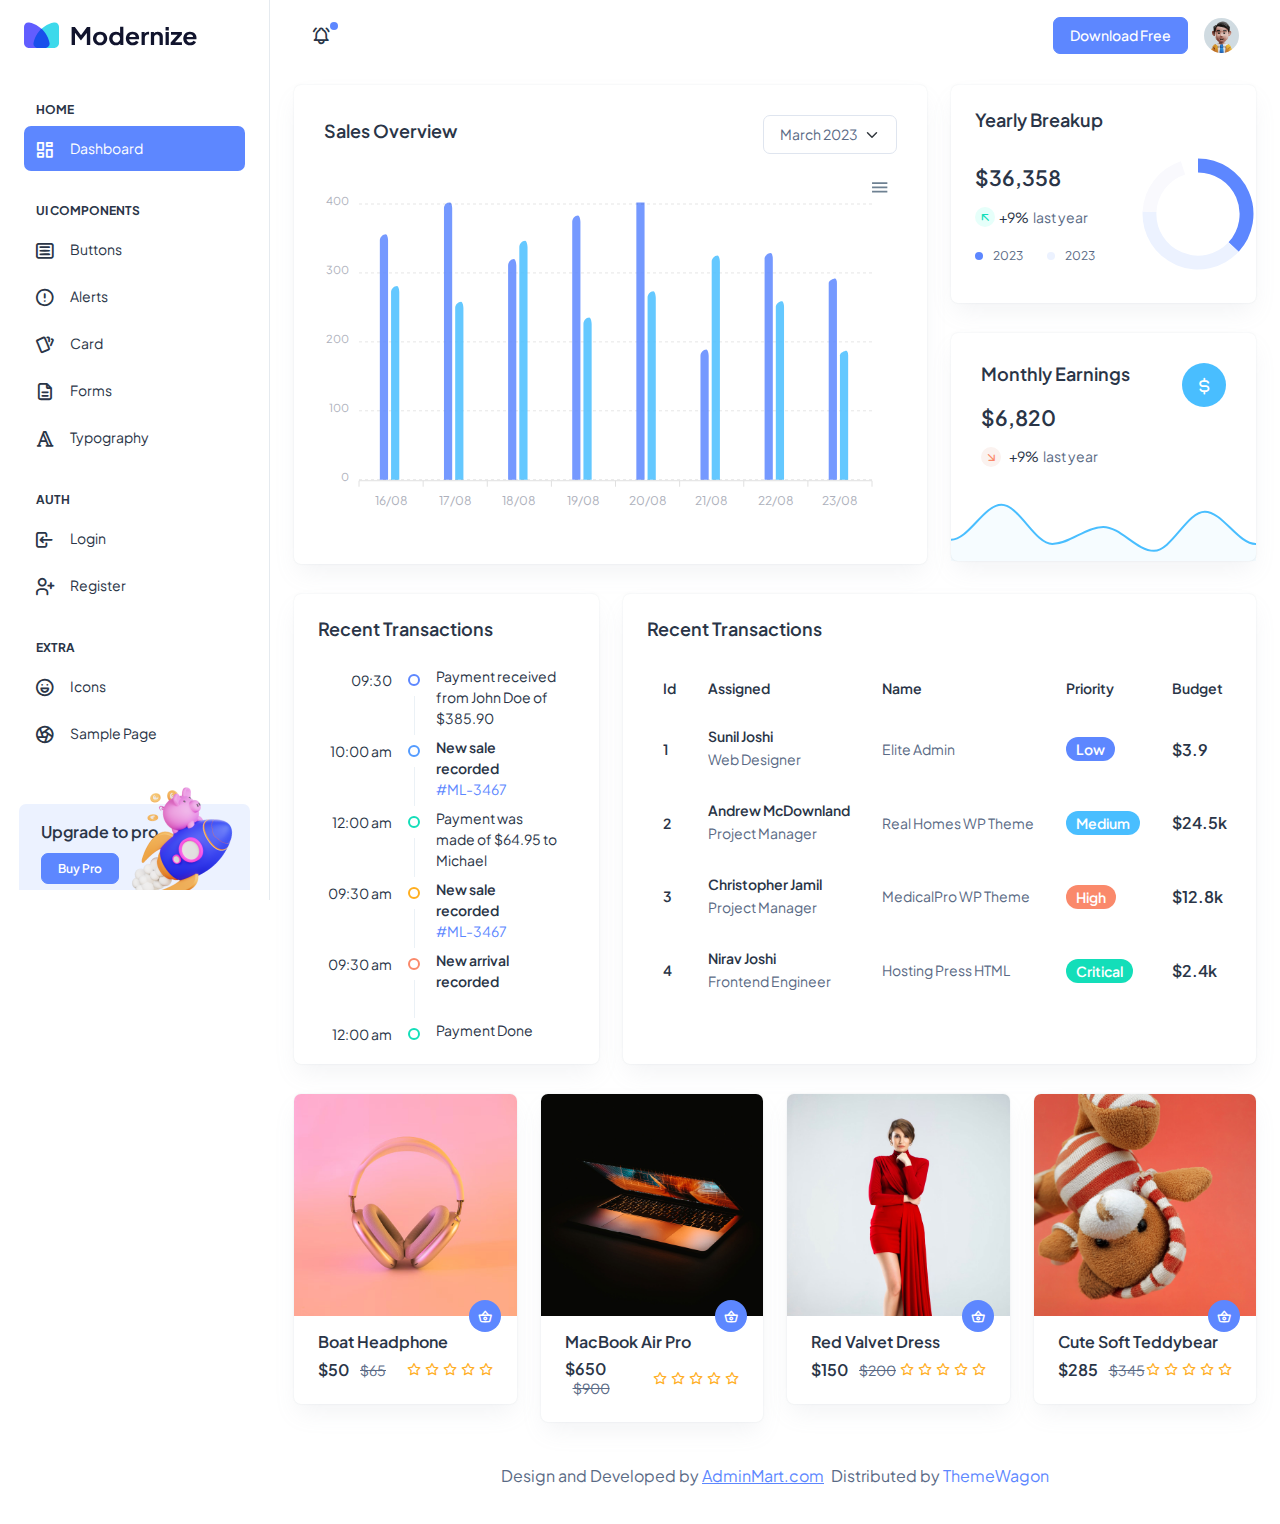
<file: Admint/html/index.html>
<!doctype html>
<html lang="en">

<head>
  <meta charset="utf-8">
  <meta name="viewport" content="width=device-width, initial-scale=1">
  <title>Modernize Free</title>
  <link rel="shortcut icon" type="image/png" href="../assets/images/logos/favicon.png" />
  <link rel="stylesheet" href="../assets/css/styles.min.css" />
</head>

<body>
  <!--  Body Wrapper -->
  <div class="page-wrapper" id="main-wrapper" data-layout="vertical" data-navbarbg="skin6" data-sidebartype="full"
    data-sidebar-position="fixed" data-header-position="fixed">
    <!-- Sidebar Start -->
    <aside class="left-sidebar">
      <!-- Sidebar scroll-->
      <div>
        <div class="brand-logo d-flex align-items-center justify-content-between">
          <a href="./index.html" class="text-nowrap logo-img">
            <img src="../assets/images/logos/dark-logo.svg" width="180" alt="" />
          </a>
          <div class="close-btn d-xl-none d-block sidebartoggler cursor-pointer" id="sidebarCollapse">
            <i class="ti ti-x fs-8"></i>
          </div>
        </div>
        <!-- Sidebar navigation-->
        <nav class="sidebar-nav scroll-sidebar" data-simplebar="">
          <ul id="sidebarnav">
            <li class="nav-small-cap">
              <i class="ti ti-dots nav-small-cap-icon fs-4"></i>
              <span class="hide-menu">Home</span>
            </li>
            <li class="sidebar-item">
              <a class="sidebar-link" href="./index.html" aria-expanded="false">
                <span>
                  <i class="ti ti-layout-dashboard"></i>
                </span>
                <span class="hide-menu">Dashboard</span>
              </a>
            </li>
            <li class="nav-small-cap">
              <i class="ti ti-dots nav-small-cap-icon fs-4"></i>
              <span class="hide-menu">UI COMPONENTS</span>
            </li>
            <li class="sidebar-item">
              <a class="sidebar-link" href="./ui-buttons.html" aria-expanded="false">
                <span>
                  <i class="ti ti-article"></i>
                </span>
                <span class="hide-menu">Buttons</span>
              </a>
            </li>
            <li class="sidebar-item">
              <a class="sidebar-link" href="./ui-alerts.html" aria-expanded="false">
                <span>
                  <i class="ti ti-alert-circle"></i>
                </span>
                <span class="hide-menu">Alerts</span>
              </a>
            </li>
            <li class="sidebar-item">
              <a class="sidebar-link" href="./ui-card.html" aria-expanded="false">
                <span>
                  <i class="ti ti-cards"></i>
                </span>
                <span class="hide-menu">Card</span>
              </a>
            </li>
            <li class="sidebar-item">
              <a class="sidebar-link" href="./ui-forms.html" aria-expanded="false">
                <span>
                  <i class="ti ti-file-description"></i>
                </span>
                <span class="hide-menu">Forms</span>
              </a>
            </li>
            <li class="sidebar-item">
              <a class="sidebar-link" href="./ui-typography.html" aria-expanded="false">
                <span>
                  <i class="ti ti-typography"></i>
                </span>
                <span class="hide-menu">Typography</span>
              </a>
            </li>
            <li class="nav-small-cap">
              <i class="ti ti-dots nav-small-cap-icon fs-4"></i>
              <span class="hide-menu">AUTH</span>
            </li>
            <li class="sidebar-item">
              <a class="sidebar-link" href="./authentication-login.html" aria-expanded="false">
                <span>
                  <i class="ti ti-login"></i>
                </span>
                <span class="hide-menu">Login</span>
              </a>
            </li>
            <li class="sidebar-item">
              <a class="sidebar-link" href="./authentication-register.html" aria-expanded="false">
                <span>
                  <i class="ti ti-user-plus"></i>
                </span>
                <span class="hide-menu">Register</span>
              </a>
            </li>
            <li class="nav-small-cap">
              <i class="ti ti-dots nav-small-cap-icon fs-4"></i>
              <span class="hide-menu">EXTRA</span>
            </li>
            <li class="sidebar-item">
              <a class="sidebar-link" href="./icon-tabler.html" aria-expanded="false">
                <span>
                  <i class="ti ti-mood-happy"></i>
                </span>
                <span class="hide-menu">Icons</span>
              </a>
            </li>
            <li class="sidebar-item">
              <a class="sidebar-link" href="./sample-page.html" aria-expanded="false">
                <span>
                  <i class="ti ti-aperture"></i>
                </span>
                <span class="hide-menu">Sample Page</span>
              </a>
            </li>
          </ul>
          <div class="unlimited-access hide-menu bg-light-primary position-relative mb-7 mt-5 rounded">
            <div class="d-flex">
              <div class="unlimited-access-title me-3">
                <h6 class="fw-semibold fs-4 mb-6 text-dark w-85">Upgrade to pro</h6>
                <a href="https://adminmart.com/product/modernize-bootstrap-5-admin-template/" target="_blank" class="btn btn-primary fs-2 fw-semibold lh-sm">Buy Pro</a>
              </div>
              <div class="unlimited-access-img">
                <img src="../assets/images/backgrounds/rocket.png" alt="" class="img-fluid">
              </div>
            </div>
          </div>
        </nav>
        <!-- End Sidebar navigation -->
      </div>
      <!-- End Sidebar scroll-->
    </aside>
    <!--  Sidebar End -->
    <!--  Main wrapper -->
    <div class="body-wrapper">
      <!--  Header Start -->
      <header class="app-header">
        <nav class="navbar navbar-expand-lg navbar-light">
          <ul class="navbar-nav">
            <li class="nav-item d-block d-xl-none">
              <a class="nav-link sidebartoggler nav-icon-hover" id="headerCollapse" href="javascript:void(0)">
                <i class="ti ti-menu-2"></i>
              </a>
            </li>
            <li class="nav-item">
              <a class="nav-link nav-icon-hover" href="javascript:void(0)">
                <i class="ti ti-bell-ringing"></i>
                <div class="notification bg-primary rounded-circle"></div>
              </a>
            </li>
          </ul>
          <div class="navbar-collapse justify-content-end px-0" id="navbarNav">
            <ul class="navbar-nav flex-row ms-auto align-items-center justify-content-end">
              <a href="https://adminmart.com/product/modernize-free-bootstrap-admin-dashboard/" target="_blank" class="btn btn-primary">Download Free</a>
              <li class="nav-item dropdown">
                <a class="nav-link nav-icon-hover" href="javascript:void(0)" id="drop2" data-bs-toggle="dropdown"
                  aria-expanded="false">
                  <img src="../assets/images/profile/user-1.jpg" alt="" width="35" height="35" class="rounded-circle">
                </a>
                <div class="dropdown-menu dropdown-menu-end dropdown-menu-animate-up" aria-labelledby="drop2">
                  <div class="message-body">
                    <a href="javascript:void(0)" class="d-flex align-items-center gap-2 dropdown-item">
                      <i class="ti ti-user fs-6"></i>
                      <p class="mb-0 fs-3">My Profile</p>
                    </a>
                    <a href="javascript:void(0)" class="d-flex align-items-center gap-2 dropdown-item">
                      <i class="ti ti-mail fs-6"></i>
                      <p class="mb-0 fs-3">My Account</p>
                    </a>
                    <a href="javascript:void(0)" class="d-flex align-items-center gap-2 dropdown-item">
                      <i class="ti ti-list-check fs-6"></i>
                      <p class="mb-0 fs-3">My Task</p>
                    </a>
                    <a href="./authentication-login.html" class="btn btn-outline-primary mx-3 mt-2 d-block">Logout</a>
                  </div>
                </div>
              </li>
            </ul>
          </div>
        </nav>
      </header>
      <!--  Header End -->
      <div class="container-fluid">
        <!--  Row 1 -->
        <div class="row">
          <div class="col-lg-8 d-flex align-items-strech">
            <div class="card w-100">
              <div class="card-body">
                <div class="d-sm-flex d-block align-items-center justify-content-between mb-9">
                  <div class="mb-3 mb-sm-0">
                    <h5 class="card-title fw-semibold">Sales Overview</h5>
                  </div>
                  <div>
                    <select class="form-select">
                      <option value="1">March 2023</option>
                      <option value="2">April 2023</option>
                      <option value="3">May 2023</option>
                      <option value="4">June 2023</option>
                    </select>
                  </div>
                </div>
                <div id="chart"></div>
              </div>
            </div>
          </div>
          <div class="col-lg-4">
            <div class="row">
              <div class="col-lg-12">
                <!-- Yearly Breakup -->
                <div class="card overflow-hidden">
                  <div class="card-body p-4">
                    <h5 class="card-title mb-9 fw-semibold">Yearly Breakup</h5>
                    <div class="row align-items-center">
                      <div class="col-8">
                        <h4 class="fw-semibold mb-3">$36,358</h4>
                        <div class="d-flex align-items-center mb-3">
                          <span
                            class="me-1 rounded-circle bg-light-success round-20 d-flex align-items-center justify-content-center">
                            <i class="ti ti-arrow-up-left text-success"></i>
                          </span>
                          <p class="text-dark me-1 fs-3 mb-0">+9%</p>
                          <p class="fs-3 mb-0">last year</p>
                        </div>
                        <div class="d-flex align-items-center">
                          <div class="me-4">
                            <span class="round-8 bg-primary rounded-circle me-2 d-inline-block"></span>
                            <span class="fs-2">2023</span>
                          </div>
                          <div>
                            <span class="round-8 bg-light-primary rounded-circle me-2 d-inline-block"></span>
                            <span class="fs-2">2023</span>
                          </div>
                        </div>
                      </div>
                      <div class="col-4">
                        <div class="d-flex justify-content-center">
                          <div id="breakup"></div>
                        </div>
                      </div>
                    </div>
                  </div>
                </div>
              </div>
              <div class="col-lg-12">
                <!-- Monthly Earnings -->
                <div class="card">
                  <div class="card-body">
                    <div class="row alig n-items-start">
                      <div class="col-8">
                        <h5 class="card-title mb-9 fw-semibold"> Monthly Earnings </h5>
                        <h4 class="fw-semibold mb-3">$6,820</h4>
                        <div class="d-flex align-items-center pb-1">
                          <span
                            class="me-2 rounded-circle bg-light-danger round-20 d-flex align-items-center justify-content-center">
                            <i class="ti ti-arrow-down-right text-danger"></i>
                          </span>
                          <p class="text-dark me-1 fs-3 mb-0">+9%</p>
                          <p class="fs-3 mb-0">last year</p>
                        </div>
                      </div>
                      <div class="col-4">
                        <div class="d-flex justify-content-end">
                          <div
                            class="text-white bg-secondary rounded-circle p-6 d-flex align-items-center justify-content-center">
                            <i class="ti ti-currency-dollar fs-6"></i>
                          </div>
                        </div>
                      </div>
                    </div>
                  </div>
                  <div id="earning"></div>
                </div>
              </div>
            </div>
          </div>
        </div>
        <div class="row">
          <div class="col-lg-4 d-flex align-items-stretch">
            <div class="card w-100">
              <div class="card-body p-4">
                <div class="mb-4">
                  <h5 class="card-title fw-semibold">Recent Transactions</h5>
                </div>
                <ul class="timeline-widget mb-0 position-relative mb-n5">
                  <li class="timeline-item d-flex position-relative overflow-hidden">
                    <div class="timeline-time text-dark flex-shrink-0 text-end">09:30</div>
                    <div class="timeline-badge-wrap d-flex flex-column align-items-center">
                      <span class="timeline-badge border-2 border border-primary flex-shrink-0 my-8"></span>
                      <span class="timeline-badge-border d-block flex-shrink-0"></span>
                    </div>
                    <div class="timeline-desc fs-3 text-dark mt-n1">Payment received from John Doe of $385.90</div>
                  </li>
                  <li class="timeline-item d-flex position-relative overflow-hidden">
                    <div class="timeline-time text-dark flex-shrink-0 text-end">10:00 am</div>
                    <div class="timeline-badge-wrap d-flex flex-column align-items-center">
                      <span class="timeline-badge border-2 border border-info flex-shrink-0 my-8"></span>
                      <span class="timeline-badge-border d-block flex-shrink-0"></span>
                    </div>
                    <div class="timeline-desc fs-3 text-dark mt-n1 fw-semibold">New sale recorded <a
                        href="javascript:void(0)" class="text-primary d-block fw-normal">#ML-3467</a>
                    </div>
                  </li>
                  <li class="timeline-item d-flex position-relative overflow-hidden">
                    <div class="timeline-time text-dark flex-shrink-0 text-end">12:00 am</div>
                    <div class="timeline-badge-wrap d-flex flex-column align-items-center">
                      <span class="timeline-badge border-2 border border-success flex-shrink-0 my-8"></span>
                      <span class="timeline-badge-border d-block flex-shrink-0"></span>
                    </div>
                    <div class="timeline-desc fs-3 text-dark mt-n1">Payment was made of $64.95 to Michael</div>
                  </li>
                  <li class="timeline-item d-flex position-relative overflow-hidden">
                    <div class="timeline-time text-dark flex-shrink-0 text-end">09:30 am</div>
                    <div class="timeline-badge-wrap d-flex flex-column align-items-center">
                      <span class="timeline-badge border-2 border border-warning flex-shrink-0 my-8"></span>
                      <span class="timeline-badge-border d-block flex-shrink-0"></span>
                    </div>
                    <div class="timeline-desc fs-3 text-dark mt-n1 fw-semibold">New sale recorded <a
                        href="javascript:void(0)" class="text-primary d-block fw-normal">#ML-3467</a>
                    </div>
                  </li>
                  <li class="timeline-item d-flex position-relative overflow-hidden">
                    <div class="timeline-time text-dark flex-shrink-0 text-end">09:30 am</div>
                    <div class="timeline-badge-wrap d-flex flex-column align-items-center">
                      <span class="timeline-badge border-2 border border-danger flex-shrink-0 my-8"></span>
                      <span class="timeline-badge-border d-block flex-shrink-0"></span>
                    </div>
                    <div class="timeline-desc fs-3 text-dark mt-n1 fw-semibold">New arrival recorded 
                    </div>
                  </li>
                  <li class="timeline-item d-flex position-relative overflow-hidden">
                    <div class="timeline-time text-dark flex-shrink-0 text-end">12:00 am</div>
                    <div class="timeline-badge-wrap d-flex flex-column align-items-center">
                      <span class="timeline-badge border-2 border border-success flex-shrink-0 my-8"></span>
                    </div>
                    <div class="timeline-desc fs-3 text-dark mt-n1">Payment Done</div>
                  </li>
                </ul>
              </div>
            </div>
          </div>
          <div class="col-lg-8 d-flex align-items-stretch">
            <div class="card w-100">
              <div class="card-body p-4">
                <h5 class="card-title fw-semibold mb-4">Recent Transactions</h5>
                <div class="table-responsive">
                  <table class="table text-nowrap mb-0 align-middle">
                    <thead class="text-dark fs-4">
                      <tr>
                        <th class="border-bottom-0">
                          <h6 class="fw-semibold mb-0">Id</h6>
                        </th>
                        <th class="border-bottom-0">
                          <h6 class="fw-semibold mb-0">Assigned</h6>
                        </th>
                        <th class="border-bottom-0">
                          <h6 class="fw-semibold mb-0">Name</h6>
                        </th>
                        <th class="border-bottom-0">
                          <h6 class="fw-semibold mb-0">Priority</h6>
                        </th>
                        <th class="border-bottom-0">
                          <h6 class="fw-semibold mb-0">Budget</h6>
                        </th>
                      </tr>
                    </thead>
                    <tbody>
                      <tr>
                        <td class="border-bottom-0"><h6 class="fw-semibold mb-0">1</h6></td>
                        <td class="border-bottom-0">
                            <h6 class="fw-semibold mb-1">Sunil Joshi</h6>
                            <span class="fw-normal">Web Designer</span>                          
                        </td>
                        <td class="border-bottom-0">
                          <p class="mb-0 fw-normal">Elite Admin</p>
                        </td>
                        <td class="border-bottom-0">
                          <div class="d-flex align-items-center gap-2">
                            <span class="badge bg-primary rounded-3 fw-semibold">Low</span>
                          </div>
                        </td>
                        <td class="border-bottom-0">
                          <h6 class="fw-semibold mb-0 fs-4">$3.9</h6>
                        </td>
                      </tr> 
                      <tr>
                        <td class="border-bottom-0"><h6 class="fw-semibold mb-0">2</h6></td>
                        <td class="border-bottom-0">
                            <h6 class="fw-semibold mb-1">Andrew McDownland</h6>
                            <span class="fw-normal">Project Manager</span>                          
                        </td>
                        <td class="border-bottom-0">
                          <p class="mb-0 fw-normal">Real Homes WP Theme</p>
                        </td>
                        <td class="border-bottom-0">
                          <div class="d-flex align-items-center gap-2">
                            <span class="badge bg-secondary rounded-3 fw-semibold">Medium</span>
                          </div>
                        </td>
                        <td class="border-bottom-0">
                          <h6 class="fw-semibold mb-0 fs-4">$24.5k</h6>
                        </td>
                      </tr> 
                      <tr>
                        <td class="border-bottom-0"><h6 class="fw-semibold mb-0">3</h6></td>
                        <td class="border-bottom-0">
                            <h6 class="fw-semibold mb-1">Christopher Jamil</h6>
                            <span class="fw-normal">Project Manager</span>                          
                        </td>
                        <td class="border-bottom-0">
                          <p class="mb-0 fw-normal">MedicalPro WP Theme</p>
                        </td>
                        <td class="border-bottom-0">
                          <div class="d-flex align-items-center gap-2">
                            <span class="badge bg-danger rounded-3 fw-semibold">High</span>
                          </div>
                        </td>
                        <td class="border-bottom-0">
                          <h6 class="fw-semibold mb-0 fs-4">$12.8k</h6>
                        </td>
                      </tr>      
                      <tr>
                        <td class="border-bottom-0"><h6 class="fw-semibold mb-0">4</h6></td>
                        <td class="border-bottom-0">
                            <h6 class="fw-semibold mb-1">Nirav Joshi</h6>
                            <span class="fw-normal">Frontend Engineer</span>                          
                        </td>
                        <td class="border-bottom-0">
                          <p class="mb-0 fw-normal">Hosting Press HTML</p>
                        </td>
                        <td class="border-bottom-0">
                          <div class="d-flex align-items-center gap-2">
                            <span class="badge bg-success rounded-3 fw-semibold">Critical</span>
                          </div>
                        </td>
                        <td class="border-bottom-0">
                          <h6 class="fw-semibold mb-0 fs-4">$2.4k</h6>
                        </td>
                      </tr>                       
                    </tbody>
                  </table>
                </div>
              </div>
            </div>
          </div>
        </div>
        <div class="row">
          <div class="col-sm-6 col-xl-3">
            <div class="card overflow-hidden rounded-2">
              <div class="position-relative">
                <a href="javascript:void(0)"><img src="../assets/images/products/s4.jpg" class="card-img-top rounded-0" alt="..."></a>
                <a href="javascript:void(0)" class="bg-primary rounded-circle p-2 text-white d-inline-flex position-absolute bottom-0 end-0 mb-n3 me-3" data-bs-toggle="tooltip" data-bs-placement="top" data-bs-title="Add To Cart"><i class="ti ti-basket fs-4"></i></a>                      </div>
              <div class="card-body pt-3 p-4">
                <h6 class="fw-semibold fs-4">Boat Headphone</h6>
                <div class="d-flex align-items-center justify-content-between">
                  <h6 class="fw-semibold fs-4 mb-0">$50 <span class="ms-2 fw-normal text-muted fs-3"><del>$65</del></span></h6>
                  <ul class="list-unstyled d-flex align-items-center mb-0">
                    <li><a class="me-1" href="javascript:void(0)"><i class="ti ti-star text-warning"></i></a></li>
                    <li><a class="me-1" href="javascript:void(0)"><i class="ti ti-star text-warning"></i></a></li>
                    <li><a class="me-1" href="javascript:void(0)"><i class="ti ti-star text-warning"></i></a></li>
                    <li><a class="me-1" href="javascript:void(0)"><i class="ti ti-star text-warning"></i></a></li>
                    <li><a class="" href="javascript:void(0)"><i class="ti ti-star text-warning"></i></a></li>
                  </ul>
                </div>
              </div>
            </div>
          </div>
          <div class="col-sm-6 col-xl-3">
            <div class="card overflow-hidden rounded-2">
              <div class="position-relative">
                <a href="javascript:void(0)"><img src="../assets/images/products/s5.jpg" class="card-img-top rounded-0" alt="..."></a>
                <a href="javascript:void(0)" class="bg-primary rounded-circle p-2 text-white d-inline-flex position-absolute bottom-0 end-0 mb-n3 me-3" data-bs-toggle="tooltip" data-bs-placement="top" data-bs-title="Add To Cart"><i class="ti ti-basket fs-4"></i></a>                      </div>
              <div class="card-body pt-3 p-4">
                <h6 class="fw-semibold fs-4">MacBook Air Pro</h6>
                <div class="d-flex align-items-center justify-content-between">
                  <h6 class="fw-semibold fs-4 mb-0">$650 <span class="ms-2 fw-normal text-muted fs-3"><del>$900</del></span></h6>
                  <ul class="list-unstyled d-flex align-items-center mb-0">
                    <li><a class="me-1" href="javascript:void(0)"><i class="ti ti-star text-warning"></i></a></li>
                    <li><a class="me-1" href="javascript:void(0)"><i class="ti ti-star text-warning"></i></a></li>
                    <li><a class="me-1" href="javascript:void(0)"><i class="ti ti-star text-warning"></i></a></li>
                    <li><a class="me-1" href="javascript:void(0)"><i class="ti ti-star text-warning"></i></a></li>
                    <li><a class="" href="javascript:void(0)"><i class="ti ti-star text-warning"></i></a></li>
                  </ul>
                </div>
              </div>
            </div>
          </div>
          <div class="col-sm-6 col-xl-3">
            <div class="card overflow-hidden rounded-2">
              <div class="position-relative">
                <a href="javascript:void(0)"><img src="../assets/images/products/s7.jpg" class="card-img-top rounded-0" alt="..."></a>
                <a href="javascript:void(0)" class="bg-primary rounded-circle p-2 text-white d-inline-flex position-absolute bottom-0 end-0 mb-n3 me-3" data-bs-toggle="tooltip" data-bs-placement="top" data-bs-title="Add To Cart"><i class="ti ti-basket fs-4"></i></a>                      </div>
              <div class="card-body pt-3 p-4">
                <h6 class="fw-semibold fs-4">Red Valvet Dress</h6>
                <div class="d-flex align-items-center justify-content-between">
                  <h6 class="fw-semibold fs-4 mb-0">$150 <span class="ms-2 fw-normal text-muted fs-3"><del>$200</del></span></h6>
                  <ul class="list-unstyled d-flex align-items-center mb-0">
                    <li><a class="me-1" href="javascript:void(0)"><i class="ti ti-star text-warning"></i></a></li>
                    <li><a class="me-1" href="javascript:void(0)"><i class="ti ti-star text-warning"></i></a></li>
                    <li><a class="me-1" href="javascript:void(0)"><i class="ti ti-star text-warning"></i></a></li>
                    <li><a class="me-1" href="javascript:void(0)"><i class="ti ti-star text-warning"></i></a></li>
                    <li><a class="" href="javascript:void(0)"><i class="ti ti-star text-warning"></i></a></li>
                  </ul>
                </div>
              </div>
            </div>
          </div>
          <div class="col-sm-6 col-xl-3">
            <div class="card overflow-hidden rounded-2">
              <div class="position-relative">
                <a href="javascript:void(0)"><img src="../assets/images/products/s11.jpg" class="card-img-top rounded-0" alt="..."></a>
                <a href="javascript:void(0)" class="bg-primary rounded-circle p-2 text-white d-inline-flex position-absolute bottom-0 end-0 mb-n3 me-3" data-bs-toggle="tooltip" data-bs-placement="top" data-bs-title="Add To Cart"><i class="ti ti-basket fs-4"></i></a>                      </div>
              <div class="card-body pt-3 p-4">
                <h6 class="fw-semibold fs-4">Cute Soft Teddybear</h6>
                <div class="d-flex align-items-center justify-content-between">
                  <h6 class="fw-semibold fs-4 mb-0">$285 <span class="ms-2 fw-normal text-muted fs-3"><del>$345</del></span></h6>
                  <ul class="list-unstyled d-flex align-items-center mb-0">
                    <li><a class="me-1" href="javascript:void(0)"><i class="ti ti-star text-warning"></i></a></li>
                    <li><a class="me-1" href="javascript:void(0)"><i class="ti ti-star text-warning"></i></a></li>
                    <li><a class="me-1" href="javascript:void(0)"><i class="ti ti-star text-warning"></i></a></li>
                    <li><a class="me-1" href="javascript:void(0)"><i class="ti ti-star text-warning"></i></a></li>
                    <li><a class="" href="javascript:void(0)"><i class="ti ti-star text-warning"></i></a></li>
                  </ul>
                </div>
              </div>
            </div>
          </div>
        </div>
        <div class="py-6 px-6 text-center">
          <p class="mb-0 fs-4">Design and Developed by <a href="https://adminmart.com/" target="_blank" class="pe-1 text-primary text-decoration-underline">AdminMart.com</a> Distributed by <a href="https://themewagon.com">ThemeWagon</a></p>
        </div>
      </div>
    </div>
  </div>
  <script src="../assets/libs/jquery/dist/jquery.min.js"></script>
  <script src="../assets/libs/bootstrap/dist/js/bootstrap.bundle.min.js"></script>
  <script src="../assets/js/sidebarmenu.js"></script>
  <script src="../assets/js/app.min.js"></script>
  <script src="../assets/libs/apexcharts/dist/apexcharts.min.js"></script>
  <script src="../assets/libs/simplebar/dist/simplebar.js"></script>
  <script src="../assets/js/dashboard.js"></script>
</body>

</html>
</file>
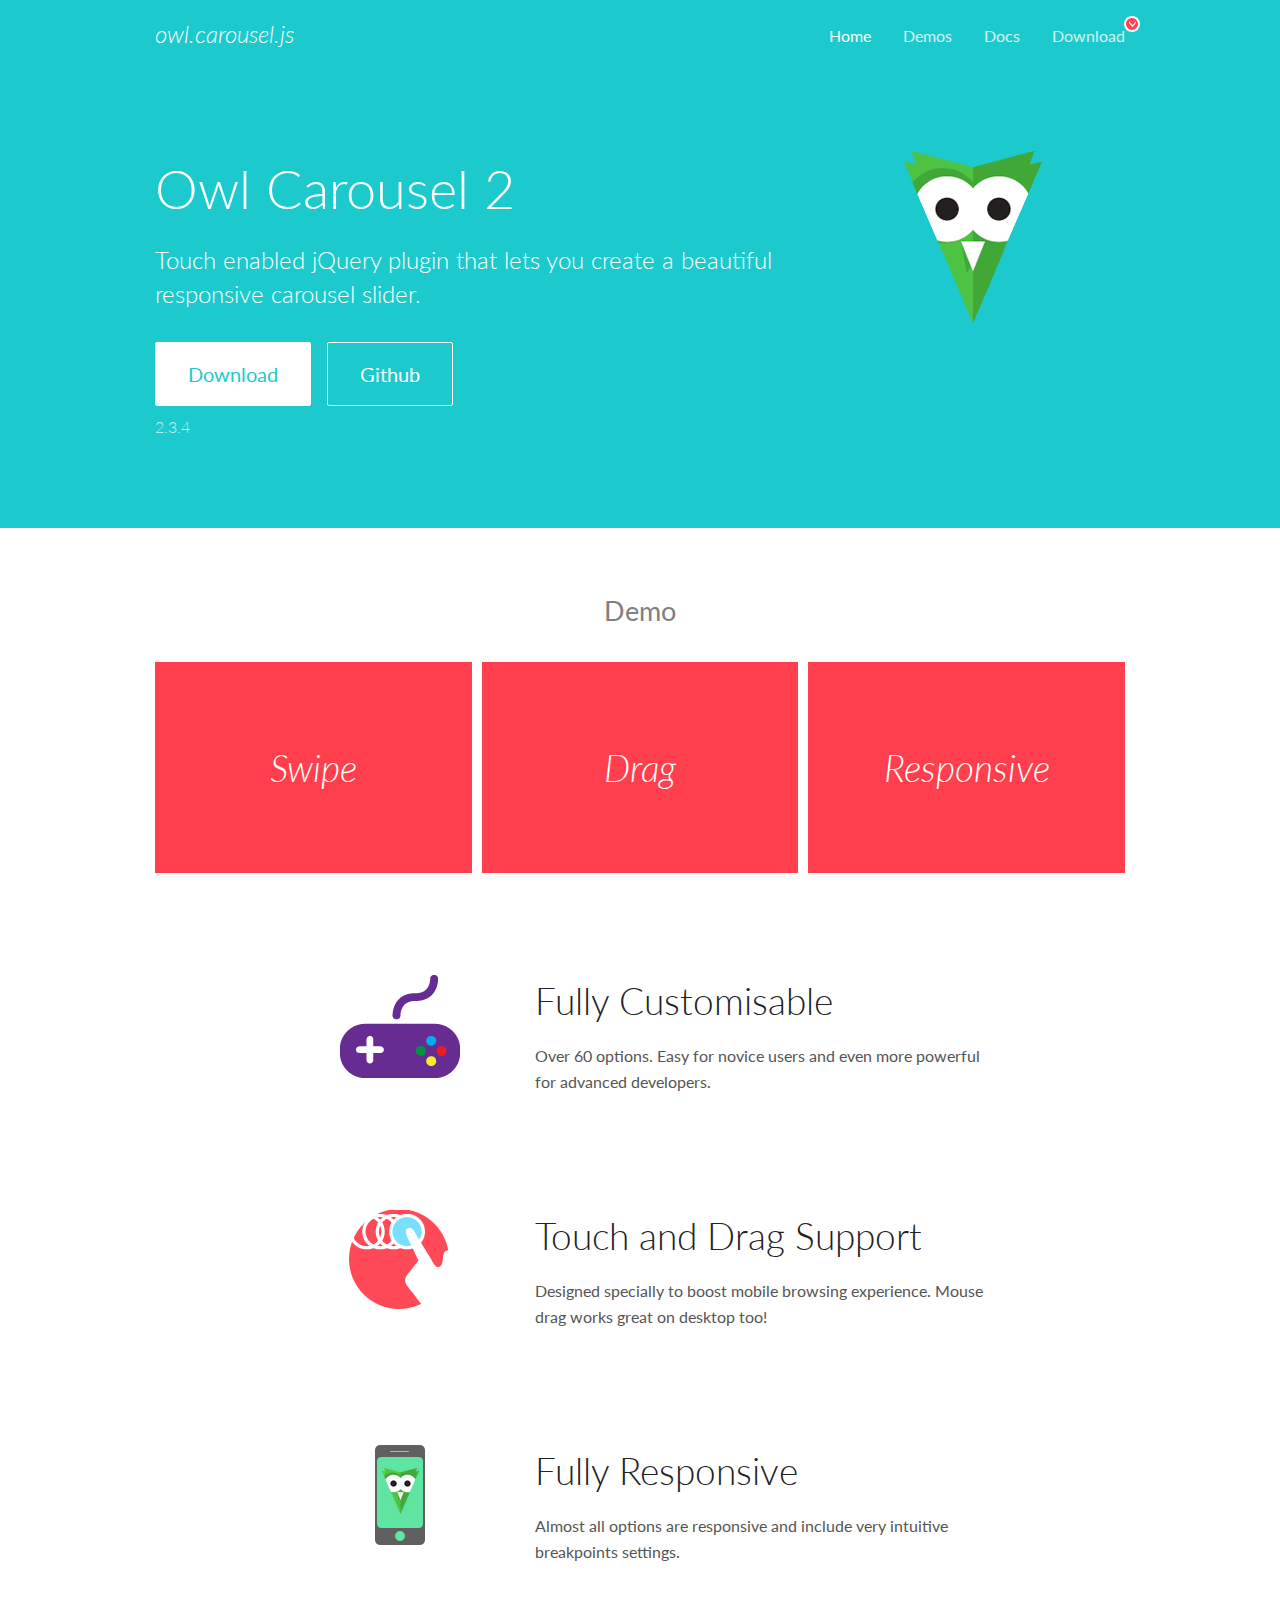
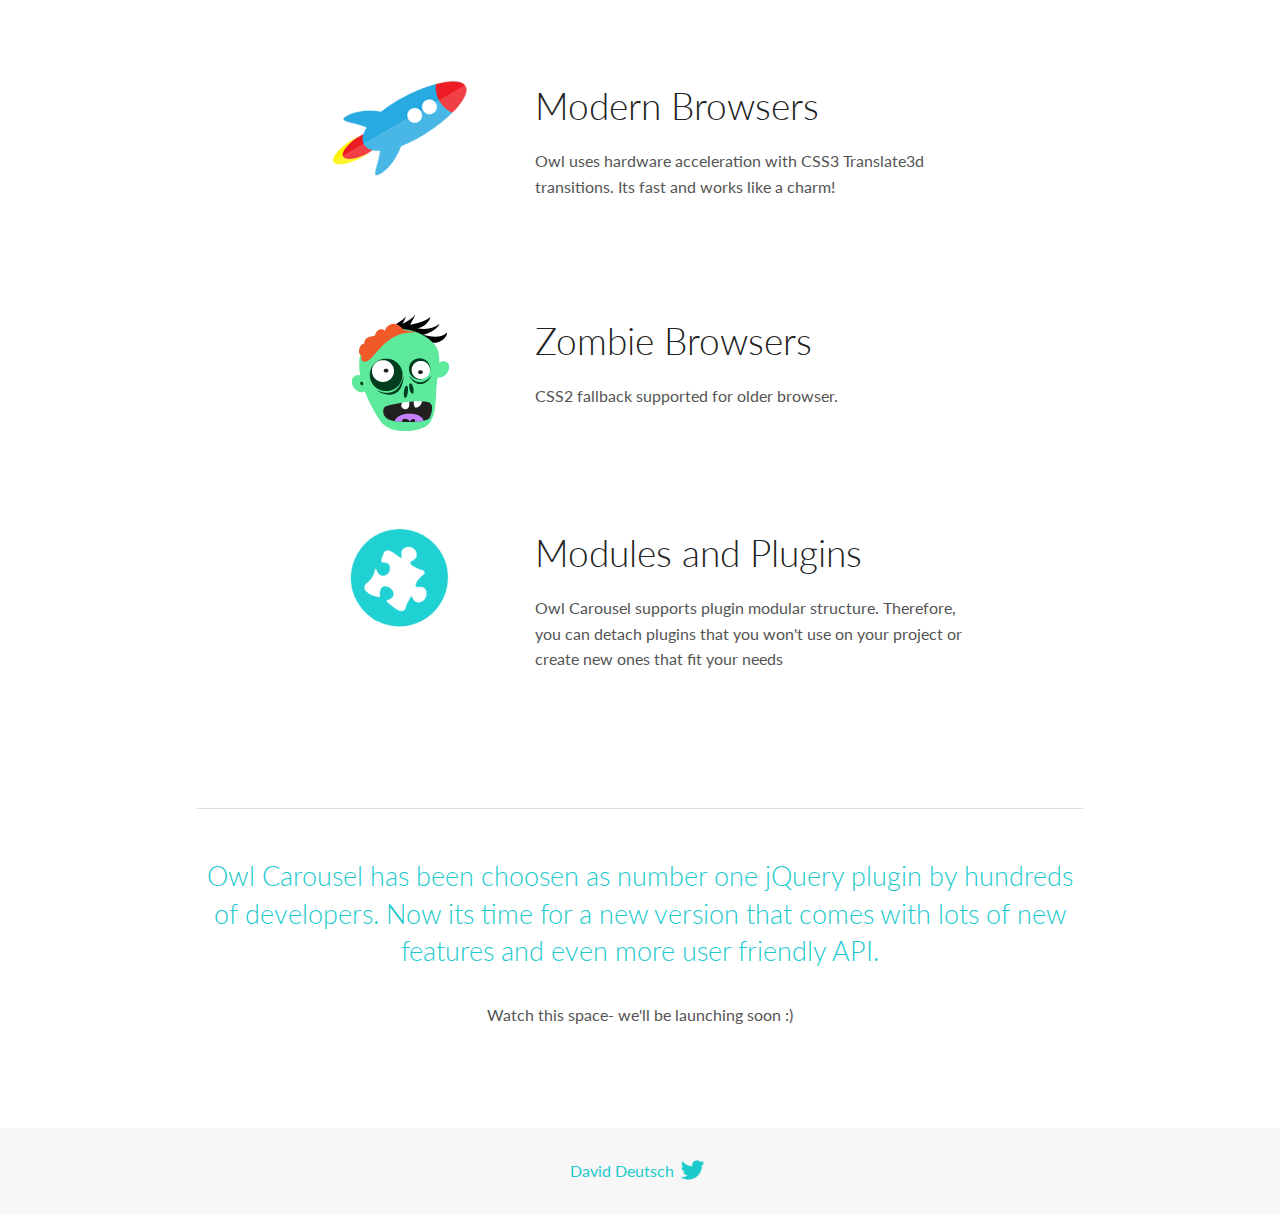
<file: home/img/OwlCarousel2-2.3.4/docs/index.html>
<!DOCTYPE html>
<html lang="en">
  <head>

    <!-- head -->
    <meta charset="utf-8">
    <meta name="msapplication-tap-highlight" content="no" />
    <meta name="viewport" content="width=device-width, initial-scale=1.0" />
    <meta name="description" content="Touch enabled jQuery plugin that lets you create beautiful responsive carousel slider.">
    <meta name="author" content="David Deutsch">
    <title>
      Home | Owl Carousel | 2.3.4
    </title>

    <!-- Stylesheets -->
    <link href='https://fonts.googleapis.com/css?family=Lato:300,400,700,400italic,300italic' rel='stylesheet' type='text/css'>
    <link rel="stylesheet" href="assets/css/docs.theme.min.css">

    <!-- Owl Stylesheets -->
    <link rel="stylesheet" href="assets/owlcarousel/assets/owl.carousel.min.css">
    <link rel="stylesheet" href="assets/owlcarousel/assets/owl.theme.default.min.css">

    <!-- HTML5 shim and Respond.js IE8 support of HTML5 elements and media queries -->

    <!--[if lt IE 9]>
      <script src="https://oss.maxcdn.com/libs/html5shiv/3.7.0/html5shiv.js"></script>
      <script src="https://oss.maxcdn.com/libs/respond.js/1.3.0/respond.min.js"></script>
    <![endif]-->

    <!-- Favicons -->
    <link rel="apple-touch-icon-precomposed" sizes="144x144" href="assets/ico/apple-touch-icon-144-precomposed.png">
    <link rel="shortcut icon" href="assets/ico/favicon.png">
    <link rel="shortcut icon" href="favicon.ico">

    <!-- Yeah i know js should not be in header. Its required for demos.-->

    <!-- javascript -->
    <script src="assets/vendors/jquery.min.js"></script>
    <script src="assets/owlcarousel/owl.carousel.js"></script>
  </head>
  <body>

    <!-- header -->
    <header class="header">
      <div class="row">
        <div class="large-12 columns">
          <div class="brand left">
            <h3>
              <a href="/OwlCarousel2/">owl.carousel.js</a> 
            </h3>
          </div>
          <a id="toggle-nav" class="right">
            <span></span> <span></span> <span></span> 
          </a> 
          <div class="nav-bar">
            <ul class="clearfix">
              <li class="active">
                <a href="/OwlCarousel2/index.html">Home</a> 
              </li>
              <li> <a href="/OwlCarousel2/demos/demos.html">Demos</a>  </li>
              <li> <a href="/OwlCarousel2/docs/started-welcome.html">Docs</a>  </li>
              <li>
                <a href="https://github.com/OwlCarousel2/OwlCarousel2/archive/2.3.4.zip">Download</a> 
                <span class="download"></span> 
              </li>
            </ul>
          </div>
        </div>
      </div>
    </header>

    <!-- home panel -->
    <section id="hero">
      <div class="row">
        <div class="large-8 medium-8 columns">
          <h1>Owl Carousel 2</h1>
          <h4>Touch enabled jQuery plugin that lets you create a beautiful responsive carousel slider.</h4>
          <a href="https://github.com/OwlCarousel2/OwlCarousel2/archive/2.3.4.zip" class="hero-button">Download</a> 
          <a href="https://github.com/OwlCarousel2/OwlCarousel2" class="hero-button outline">Github</a> 
          <p>2.3.4</p>
        </div>
        <div class="large-4 medium-4 columns">
          <img class="owl-logo" src="assets/img/owl-logo.png" alt="mr. Owl">
        </div>
      </div>
    </section>

    <!-- body -->
    <div class="home-demo">
      <div class="row">
        <div class="large-12 columns">
          <h3>Demo</h3>
          <div class="owl-carousel">
            <div class="item">
              <h2>Swipe</h2>
            </div>
            <div class="item">
              <h2>Drag</h2>
            </div>
            <div class="item">
              <h2>Responsive</h2>
            </div>
            <div class="item">
              <h2>CSS3</h2>
            </div>
            <div class="item">
              <h2>Fast</h2>
            </div>
            <div class="item">
              <h2>Easy</h2>
            </div>
            <div class="item">
              <h2>Free</h2>
            </div>
            <div class="item">
              <h2>Upgradable</h2>
            </div>
            <div class="item">
              <h2>Tons of options</h2>
            </div>
            <div class="item">
              <h2>Infinity</h2>
            </div>
            <div class="item">
              <h2>Auto Width</h2>
            </div>
          </div>
        </div>
      </div>
    </div>
    <script>
      var owl = $('.owl-carousel');
      owl.owlCarousel({
        margin: 10,
        loop: true,
        responsive: {
          0: {
            items: 1
          },
          600: {
            items: 2
          },
          1000: {
            items: 3
          }
        }
      })
    </script>

    <!-- features -->
    <div id="features">
      <div class="row">
        <div class="small-12 medium-9 small-centered columns">
          <section class="row feature">
            <div class="medium-4 small-12 columns">
              <img src="assets/img/feature-options.png" alt="">
            </div>
            <div class="medium-8 small-12 columns">
              <h2>Fully Customisable</h2>
              <p>Over 60 options. Easy for novice users and even more powerful for advanced developers.</p>
            </div>
          </section>
          <section class="row feature">
            <div class="medium-4 small-12 columns">
              <img src="assets/img/feature-drag.png" alt="">
            </div>
            <div class="medium-8 small-12 columns">
              <h2>Touch and Drag Support</h2>
              <p>Designed specially to boost mobile browsing experience. Mouse drag works great on desktop too!</p>
            </div>
          </section>
          <section class="row feature">
            <div class="medium-4 small-12 columns">
              <img src="assets/img/feature-responsive.png" alt="">
            </div>
            <div class="medium-8 small-12 columns">
              <h2>Fully Responsive</h2>
              <p>Almost all options are responsive and include very intuitive breakpoints settings.</p>
            </div>
          </section>
          <section class="row feature">
            <div class="medium-4 small-12 columns">
              <img src="assets/img/feature-modern.png" alt="">
            </div>
            <div class="medium-8 small-12 columns">
              <h2>Modern Browsers</h2>
              <p>Owl uses hardware acceleration with CSS3 Translate3d transitions. Its fast and works like a charm! </p>
            </div>
          </section>
          <section class="row feature">
            <div class="medium-4 small-12 columns">
              <img src="assets/img/feature-zombie.png" alt="">
            </div>
            <div class="medium-8 small-12 columns">
              <h2>Zombie Browsers</h2>
              <p>CSS2 fallback supported for older browser.</p>
            </div>
          </section>
          <section class="row feature">
            <div class="medium-4 small-12 columns">
              <img src="assets/img/feature-module.png" alt="">
            </div>
            <div class="medium-8 small-12 columns">
              <h2>Modules and Plugins</h2>
              <p>Owl Carousel supports plugin modular structure. Therefore, you can detach plugins that you won&#x27;t use on your project or create new ones that fit your needs</p>
            </div>
          </section>
        </div>
      </div>
    </div>

    <!-- footer -->
    <section id="teaser-text">
      <div class="row">
        <div class="small-12 medium-11 small-centered columns">
          <hr>
          <h3 id="owl-carousel-has-been-choosen-as-number-one-jquery-plugin-by-hundreds-of-developers-now-its-time-for-a-new-version-that-comes-with-lots-of-new-features-and-even-more-user-friendly-api-">Owl Carousel has been choosen as number one jQuery plugin by hundreds of developers. Now its time for a new version that comes with lots of new features and even more user friendly API.</h3>
          <p>Watch this space- we&#39;ll be launching soon :)</p>
        </div>
      </div>
    </section>

    <!-- footer -->
    <footer class="footer">
      <div class="row">
        <div class="large-12 columns">
          <h5>
            <a href="/OwlCarousel2/docs/support-contact.html">David Deutsch</a> 
            <a id="custom-tweet-button" href="https://twitter.com/share?url=https://github.com/OwlCarousel2/OwlCarousel2&text=Owl Carousel - This is so awesome! " target="_blank"></a> 
          </h5>
        </div>
      </div>
    </footer>

    <!-- vendors -->
    <script src="assets/vendors/highlight.js"></script>
    <script src="assets/js/app.js"></script>
  </body>
</html>
</file>
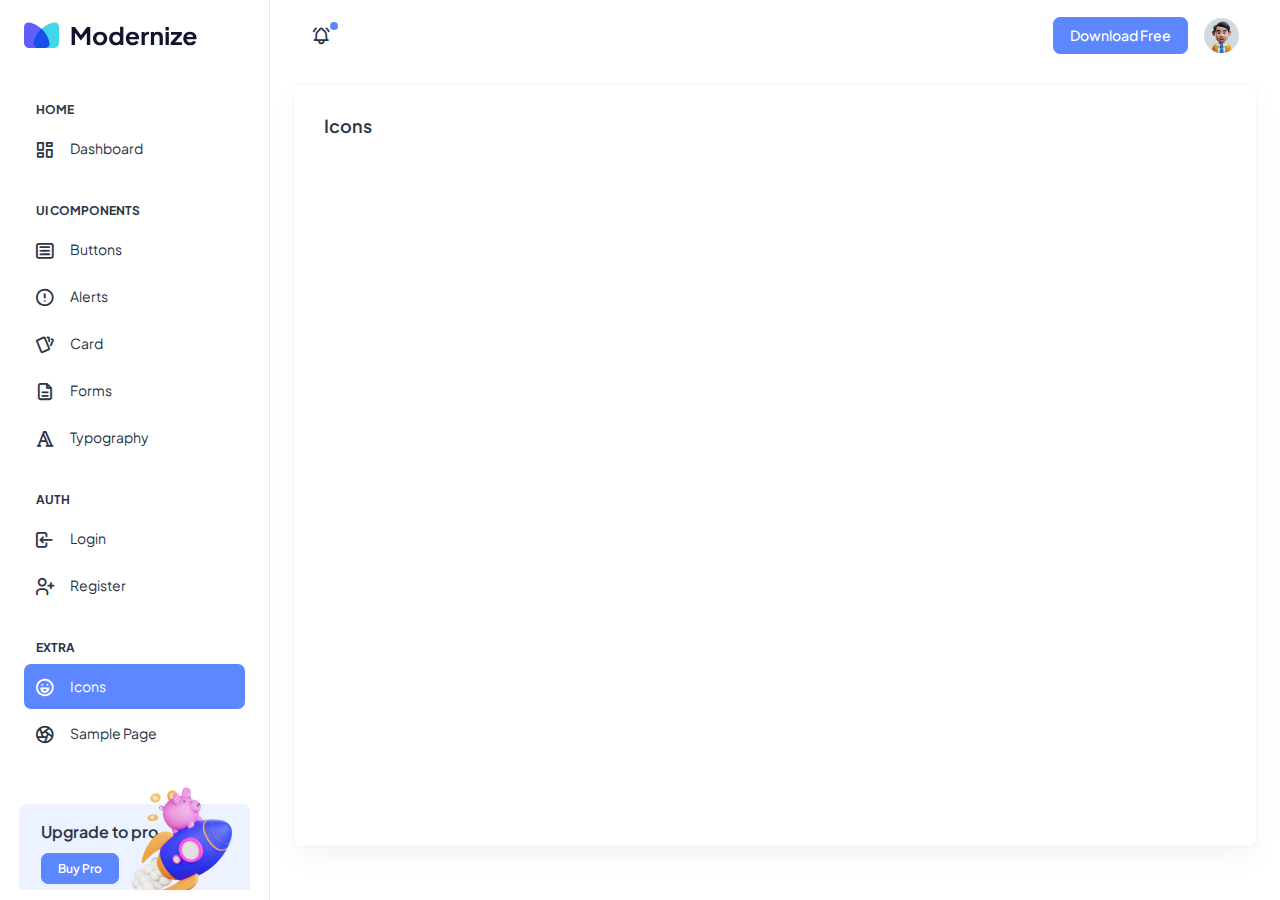
<file: Admint/html/icon-tabler.html>
<!doctype html>
<html lang="en">

<head>
  <meta charset="utf-8">
  <meta name="viewport" content="width=device-width, initial-scale=1">
  <title>Modernize Free</title>
  <link rel="shortcut icon" type="image/png" href="../assets/images/logos/favicon.png" />
  <link rel="stylesheet" href="../assets/css/styles.min.css" />
</head>

<body>
  <!--  Body Wrapper -->
  <div class="page-wrapper" id="main-wrapper" data-layout="vertical" data-navbarbg="skin6" data-sidebartype="full"
    data-sidebar-position="fixed" data-header-position="fixed">
    <!-- Sidebar Start -->
    <aside class="left-sidebar">
      <!-- Sidebar scroll-->
      <div>
        <div class="brand-logo d-flex align-items-center justify-content-between">
          <a href="./index.html" class="text-nowrap logo-img">
            <img src="../assets/images/logos/dark-logo.svg" width="180" alt="" />
          </a>
          <div class="close-btn d-xl-none d-block sidebartoggler cursor-pointer" id="sidebarCollapse">
            <i class="ti ti-x fs-8"></i>
          </div>
        </div>
        <!-- Sidebar navigation-->
        <nav class="sidebar-nav scroll-sidebar" data-simplebar="">
          <ul id="sidebarnav">
            <li class="nav-small-cap">
              <i class="ti ti-dots nav-small-cap-icon fs-4"></i>
              <span class="hide-menu">Home</span>
            </li>
            <li class="sidebar-item">
              <a class="sidebar-link" href="./index.html" aria-expanded="false">
                <span>
                  <i class="ti ti-layout-dashboard"></i>
                </span>
                <span class="hide-menu">Dashboard</span>
              </a>
            </li>
            <li class="nav-small-cap">
              <i class="ti ti-dots nav-small-cap-icon fs-4"></i>
              <span class="hide-menu">UI COMPONENTS</span>
            </li>
            <li class="sidebar-item">
              <a class="sidebar-link" href="./ui-buttons.html" aria-expanded="false">
                <span>
                  <i class="ti ti-article"></i>
                </span>
                <span class="hide-menu">Buttons</span>
              </a>
            </li>
            <li class="sidebar-item">
              <a class="sidebar-link" href="./ui-alerts.html" aria-expanded="false">
                <span>
                  <i class="ti ti-alert-circle"></i>
                </span>
                <span class="hide-menu">Alerts</span>
              </a>
            </li>
            <li class="sidebar-item">
              <a class="sidebar-link" href="./ui-card.html" aria-expanded="false">
                <span>
                  <i class="ti ti-cards"></i>
                </span>
                <span class="hide-menu">Card</span>
              </a>
            </li>
            <li class="sidebar-item">
              <a class="sidebar-link" href="./ui-forms.html" aria-expanded="false">
                <span>
                  <i class="ti ti-file-description"></i>
                </span>
                <span class="hide-menu">Forms</span>
              </a>
            </li>
            <li class="sidebar-item">
              <a class="sidebar-link" href="./ui-typography.html" aria-expanded="false">
                <span>
                  <i class="ti ti-typography"></i>
                </span>
                <span class="hide-menu">Typography</span>
              </a>
            </li>
            <li class="nav-small-cap">
              <i class="ti ti-dots nav-small-cap-icon fs-4"></i>
              <span class="hide-menu">AUTH</span>
            </li>
            <li class="sidebar-item">
              <a class="sidebar-link" href="./authentication-login.html" aria-expanded="false">
                <span>
                  <i class="ti ti-login"></i>
                </span>
                <span class="hide-menu">Login</span>
              </a>
            </li>
            <li class="sidebar-item">
              <a class="sidebar-link" href="./authentication-register.html" aria-expanded="false">
                <span>
                  <i class="ti ti-user-plus"></i>
                </span>
                <span class="hide-menu">Register</span>
              </a>
            </li>
            <li class="nav-small-cap">
              <i class="ti ti-dots nav-small-cap-icon fs-4"></i>
              <span class="hide-menu">EXTRA</span>
            </li>
            <li class="sidebar-item">
              <a class="sidebar-link" href="./icon-tabler.html" aria-expanded="false">
                <span>
                  <i class="ti ti-mood-happy"></i>
                </span>
                <span class="hide-menu">Icons</span>
              </a>
            </li>
            <li class="sidebar-item">
              <a class="sidebar-link" href="./sample-page.html" aria-expanded="false">
                <span>
                  <i class="ti ti-aperture"></i>
                </span>
                <span class="hide-menu">Sample Page</span>
              </a>
            </li>
          </ul>
          <div class="unlimited-access hide-menu bg-light-primary position-relative mb-7 mt-5 rounded">
            <div class="d-flex">
              <div class="unlimited-access-title me-3">
                <h6 class="fw-semibold fs-4 mb-6 text-dark w-85">Upgrade to pro</h6>
                <a href="https://adminmart.com/product/modernize-bootstrap-5-admin-template/" target="_blank" class="btn btn-primary fs-2 fw-semibold lh-sm">Buy Pro</a>
              </div>
              <div class="unlimited-access-img">
                <img src="../assets/images/backgrounds/rocket.png" alt="" class="img-fluid">
              </div>
            </div>
          </div>
        </nav>
        <!-- End Sidebar navigation -->
      </div>
      <!-- End Sidebar scroll-->
    </aside>
    <!--  Sidebar End -->
    <!--  Main wrapper -->
    <div class="body-wrapper">
      <!--  Header Start -->
      <header class="app-header">
        <nav class="navbar navbar-expand-lg navbar-light">
          <ul class="navbar-nav">
            <li class="nav-item d-block d-xl-none">
              <a class="nav-link sidebartoggler nav-icon-hover" id="headerCollapse" href="javascript:void(0)">
                <i class="ti ti-menu-2"></i>
              </a>
            </li>
            <li class="nav-item">
              <a class="nav-link nav-icon-hover" href="javascript:void(0)">
                <i class="ti ti-bell-ringing"></i>
                <div class="notification bg-primary rounded-circle"></div>
              </a>
            </li>
          </ul>
          <div class="navbar-collapse justify-content-end px-0" id="navbarNav">
            <ul class="navbar-nav flex-row ms-auto align-items-center justify-content-end">
              <a href="https://adminmart.com/product/modernize-free-bootstrap-admin-dashboard/" target="_blank" class="btn btn-primary">Download Free</a>
              <li class="nav-item dropdown">
                <a class="nav-link nav-icon-hover" href="javascript:void(0)" id="drop2" data-bs-toggle="dropdown"
                  aria-expanded="false">
                  <img src="../assets/images/profile/user-1.jpg" alt="" width="35" height="35" class="rounded-circle">
                </a>
                <div class="dropdown-menu dropdown-menu-end dropdown-menu-animate-up" aria-labelledby="drop2">
                  <div class="message-body">
                    <a href="javascript:void(0)" class="d-flex align-items-center gap-2 dropdown-item">
                      <i class="ti ti-user fs-6"></i>
                      <p class="mb-0 fs-3">My Profile</p>
                    </a>
                    <a href="javascript:void(0)" class="d-flex align-items-center gap-2 dropdown-item">
                      <i class="ti ti-mail fs-6"></i>
                      <p class="mb-0 fs-3">My Account</p>
                    </a>
                    <a href="javascript:void(0)" class="d-flex align-items-center gap-2 dropdown-item">
                      <i class="ti ti-list-check fs-6"></i>
                      <p class="mb-0 fs-3">My Task</p>
                    </a>
                    <a href="./authentication-login.html" class="btn btn-outline-primary mx-3 mt-2 d-block">Logout</a>
                  </div>
                </div>
              </li>
            </ul>
          </div>
        </nav>
      </header>
      <!--  Header End -->
      <div class="container-fluid">
        <div class="card w-100 h-100 position-relative overflow-hidden">
          <div class="card-body">
            <h5 class="card-title fw-semibold mb-4">Icons</h5>
            <iframe src="https://tabler-icons.io/" frameborder="0" style="height: calc(100vh - 250px); width: 100%;"
              data-simplebar=""></iframe>
          </div>
        </div>
      </div>
    </div>
  </div>
  <script src="../assets/libs/jquery/dist/jquery.min.js"></script>
  <script src="../assets/libs/bootstrap/dist/js/bootstrap.bundle.min.js"></script>
  <script src="../assets/js/sidebarmenu.js"></script>
  <script src="../assets/js/app.min.js"></script>
  <script src="../assets/libs/simplebar/dist/simplebar.js"></script>
</body>

</html>
</file>
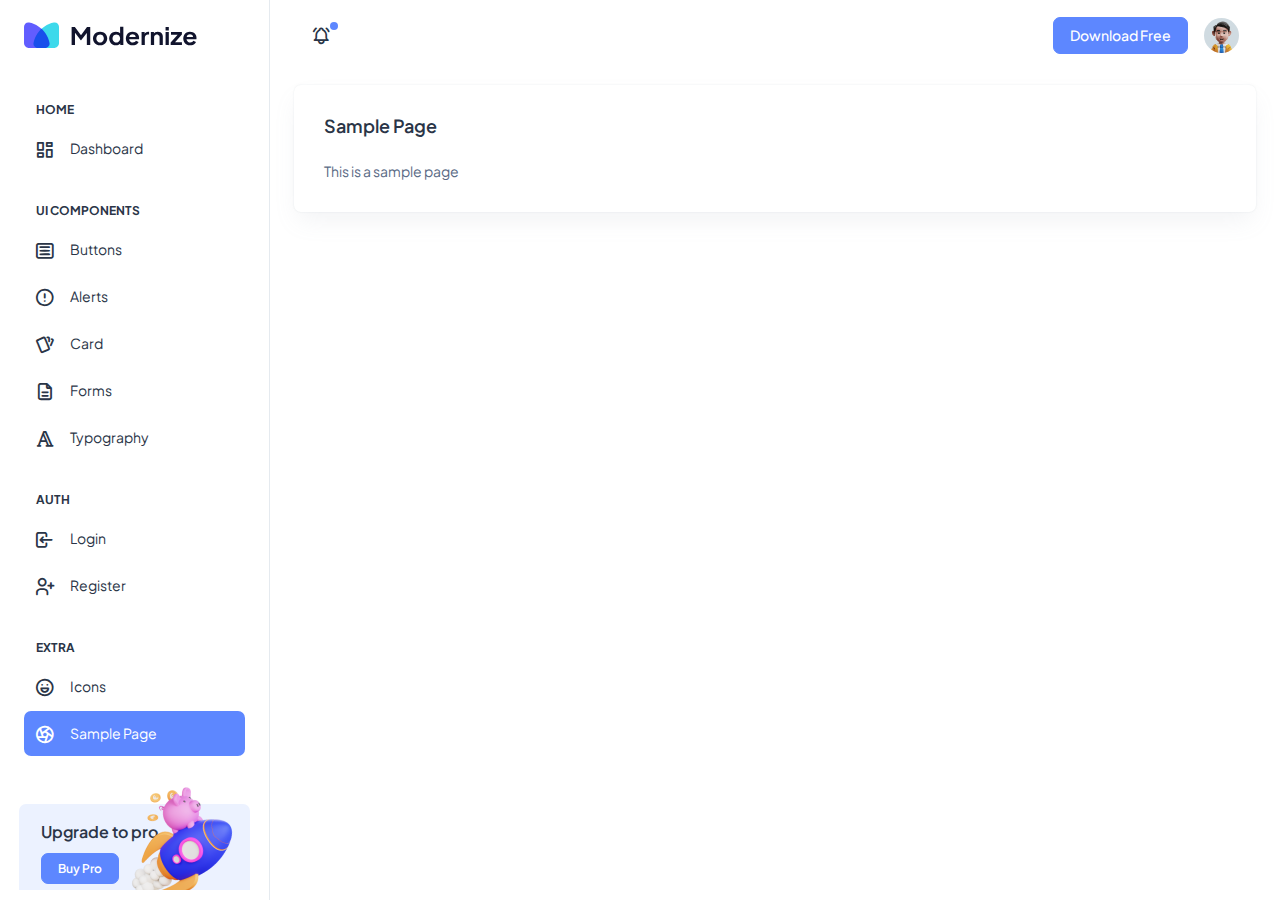
<file: Admint/html/sample-page.html>
<!doctype html>
<html lang="en">

<head>
  <meta charset="utf-8">
  <meta name="viewport" content="width=device-width, initial-scale=1">
  <title>Modernize Free</title>
  <link rel="shortcut icon" type="image/png" href="../assets/images/logos/favicon.png" />
  <link rel="stylesheet" href="../assets/css/styles.min.css" />
</head>

<body>
  <!--  Body Wrapper -->
  <div class="page-wrapper" id="main-wrapper" data-layout="vertical" data-navbarbg="skin6" data-sidebartype="full"
    data-sidebar-position="fixed" data-header-position="fixed">
    <!-- Sidebar Start -->
    <aside class="left-sidebar">
      <!-- Sidebar scroll-->
      <div>
        <div class="brand-logo d-flex align-items-center justify-content-between">
          <a href="./index.html" class="text-nowrap logo-img">
            <img src="../assets/images/logos/dark-logo.svg" width="180" alt="" />
          </a>
          <div class="close-btn d-xl-none d-block sidebartoggler cursor-pointer" id="sidebarCollapse">
            <i class="ti ti-x fs-8"></i>
          </div>
        </div>
        <!-- Sidebar navigation-->
        <nav class="sidebar-nav scroll-sidebar" data-simplebar="">
          <ul id="sidebarnav">
            <li class="nav-small-cap">
              <i class="ti ti-dots nav-small-cap-icon fs-4"></i>
              <span class="hide-menu">Home</span>
            </li>
            <li class="sidebar-item">
              <a class="sidebar-link" href="./index.html" aria-expanded="false">
                <span>
                  <i class="ti ti-layout-dashboard"></i>
                </span>
                <span class="hide-menu">Dashboard</span>
              </a>
            </li>
            <li class="nav-small-cap">
              <i class="ti ti-dots nav-small-cap-icon fs-4"></i>
              <span class="hide-menu">UI COMPONENTS</span>
            </li>
            <li class="sidebar-item">
              <a class="sidebar-link" href="./ui-buttons.html" aria-expanded="false">
                <span>
                  <i class="ti ti-article"></i>
                </span>
                <span class="hide-menu">Buttons</span>
              </a>
            </li>
            <li class="sidebar-item">
              <a class="sidebar-link" href="./ui-alerts.html" aria-expanded="false">
                <span>
                  <i class="ti ti-alert-circle"></i>
                </span>
                <span class="hide-menu">Alerts</span>
              </a>
            </li>
            <li class="sidebar-item">
              <a class="sidebar-link" href="./ui-card.html" aria-expanded="false">
                <span>
                  <i class="ti ti-cards"></i>
                </span>
                <span class="hide-menu">Card</span>
              </a>
            </li>
            <li class="sidebar-item">
              <a class="sidebar-link" href="./ui-forms.html" aria-expanded="false">
                <span>
                  <i class="ti ti-file-description"></i>
                </span>
                <span class="hide-menu">Forms</span>
              </a>
            </li>
            <li class="sidebar-item">
              <a class="sidebar-link" href="./ui-typography.html" aria-expanded="false">
                <span>
                  <i class="ti ti-typography"></i>
                </span>
                <span class="hide-menu">Typography</span>
              </a>
            </li>
            <li class="nav-small-cap">
              <i class="ti ti-dots nav-small-cap-icon fs-4"></i>
              <span class="hide-menu">AUTH</span>
            </li>
            <li class="sidebar-item">
              <a class="sidebar-link" href="./authentication-login.html" aria-expanded="false">
                <span>
                  <i class="ti ti-login"></i>
                </span>
                <span class="hide-menu">Login</span>
              </a>
            </li>
            <li class="sidebar-item">
              <a class="sidebar-link" href="./authentication-register.html" aria-expanded="false">
                <span>
                  <i class="ti ti-user-plus"></i>
                </span>
                <span class="hide-menu">Register</span>
              </a>
            </li>
            <li class="nav-small-cap">
              <i class="ti ti-dots nav-small-cap-icon fs-4"></i>
              <span class="hide-menu">EXTRA</span>
            </li>
            <li class="sidebar-item">
              <a class="sidebar-link" href="./icon-tabler.html" aria-expanded="false">
                <span>
                  <i class="ti ti-mood-happy"></i>
                </span>
                <span class="hide-menu">Icons</span>
              </a>
            </li>
            <li class="sidebar-item">
              <a class="sidebar-link" href="./sample-page.html" aria-expanded="false">
                <span>
                  <i class="ti ti-aperture"></i>
                </span>
                <span class="hide-menu">Sample Page</span>
              </a>
            </li>
          </ul>
          <div class="unlimited-access hide-menu bg-light-primary position-relative mb-7 mt-5 rounded">
            <div class="d-flex">
              <div class="unlimited-access-title me-3">
                <h6 class="fw-semibold fs-4 mb-6 text-dark w-85">Upgrade to pro</h6>
                <a href="https://adminmart.com/product/modernize-bootstrap-5-admin-template/" target="_blank" class="btn btn-primary fs-2 fw-semibold lh-sm">Buy Pro</a>
              </div>
              <div class="unlimited-access-img">
                <img src="../assets/images/backgrounds/rocket.png" alt="" class="img-fluid">
              </div>
            </div>
          </div>
        </nav>
        <!-- End Sidebar navigation -->
      </div>
      <!-- End Sidebar scroll-->
    </aside>
    <!--  Sidebar End -->
    <!--  Main wrapper -->
    <div class="body-wrapper">
      <!--  Header Start -->
      <header class="app-header">
        <nav class="navbar navbar-expand-lg navbar-light">
          <ul class="navbar-nav">
            <li class="nav-item d-block d-xl-none">
              <a class="nav-link sidebartoggler nav-icon-hover" id="headerCollapse" href="javascript:void(0)">
                <i class="ti ti-menu-2"></i>
              </a>
            </li>
            <li class="nav-item">
              <a class="nav-link nav-icon-hover" href="javascript:void(0)">
                <i class="ti ti-bell-ringing"></i>
                <div class="notification bg-primary rounded-circle"></div>
              </a>
            </li>
          </ul>
          <div class="navbar-collapse justify-content-end px-0" id="navbarNav">
            <ul class="navbar-nav flex-row ms-auto align-items-center justify-content-end">
              <a href="https://adminmart.com/product/modernize-free-bootstrap-admin-dashboard/" target="_blank" class="btn btn-primary">Download Free</a>
              <li class="nav-item dropdown">
                <a class="nav-link nav-icon-hover" href="javascript:void(0)" id="drop2" data-bs-toggle="dropdown"
                  aria-expanded="false">
                  <img src="../assets/images/profile/user-1.jpg" alt="" width="35" height="35" class="rounded-circle">
                </a>
                <div class="dropdown-menu dropdown-menu-end dropdown-menu-animate-up" aria-labelledby="drop2">
                  <div class="message-body">
                    <a href="javascript:void(0)" class="d-flex align-items-center gap-2 dropdown-item">
                      <i class="ti ti-user fs-6"></i>
                      <p class="mb-0 fs-3">My Profile</p>
                    </a>
                    <a href="javascript:void(0)" class="d-flex align-items-center gap-2 dropdown-item">
                      <i class="ti ti-mail fs-6"></i>
                      <p class="mb-0 fs-3">My Account</p>
                    </a>
                    <a href="javascript:void(0)" class="d-flex align-items-center gap-2 dropdown-item">
                      <i class="ti ti-list-check fs-6"></i>
                      <p class="mb-0 fs-3">My Task</p>
                    </a>
                    <a href="./authentication-login.html" class="btn btn-outline-primary mx-3 mt-2 d-block">Logout</a>
                  </div>
                </div>
              </li>
            </ul>
          </div>
        </nav>
      </header>
      <!--  Header End -->
      <div class="container-fluid">
        <div class="card">
          <div class="card-body">
            <h5 class="card-title fw-semibold mb-4">Sample Page</h5>
            <p class="mb-0">This is a sample page </p>
          </div>
        </div>
      </div>
    </div>
  </div>
  <script src="../assets/libs/jquery/dist/jquery.min.js"></script>
  <script src="../assets/libs/bootstrap/dist/js/bootstrap.bundle.min.js"></script>
  <script src="../assets/js/sidebarmenu.js"></script>
  <script src="../assets/js/app.min.js"></script>
  <script src="../assets/libs/simplebar/dist/simplebar.js"></script>
</body>

</html>
</file>
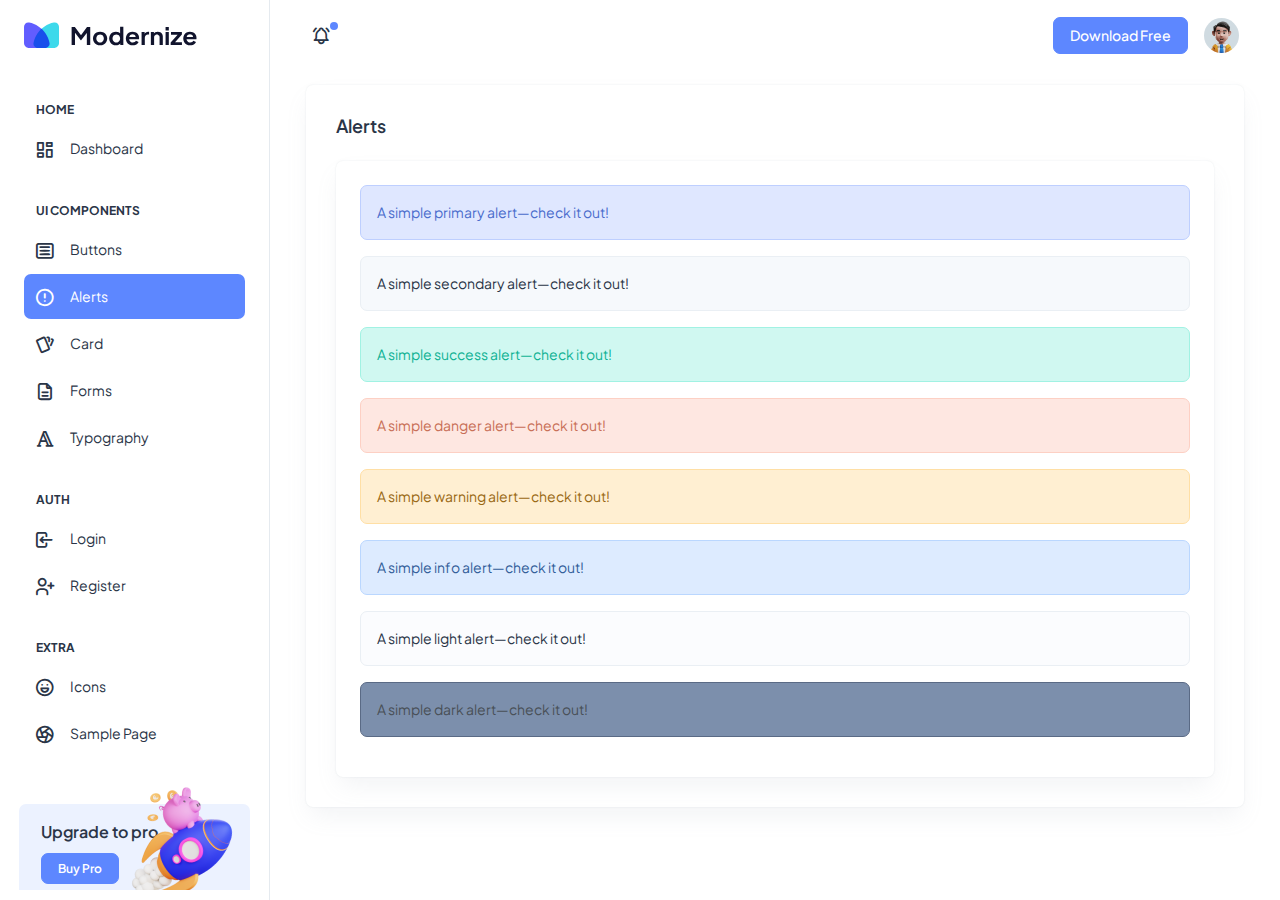
<file: Admint/html/ui-alerts.html>
<!doctype html>
<html lang="en">

<head>
  <meta charset="utf-8">
  <meta name="viewport" content="width=device-width, initial-scale=1">
  <title>Modernize Free</title>
  <link rel="shortcut icon" type="image/png" href="../assets/images/logos/favicon.png" />
  <link rel="stylesheet" href="../assets/css/styles.min.css" />
</head>

<body>
  <!--  Body Wrapper -->
  <div class="page-wrapper" id="main-wrapper" data-layout="vertical" data-navbarbg="skin6" data-sidebartype="full"
    data-sidebar-position="fixed" data-header-position="fixed">
    <!-- Sidebar Start -->
    <aside class="left-sidebar">
      <!-- Sidebar scroll-->
      <div>
        <div class="brand-logo d-flex align-items-center justify-content-between">
          <a href="./index.html" class="text-nowrap logo-img">
            <img src="../assets/images/logos/dark-logo.svg" width="180" alt="" />
          </a>
          <div class="close-btn d-xl-none d-block sidebartoggler cursor-pointer" id="sidebarCollapse">
            <i class="ti ti-x fs-8"></i>
          </div>
        </div>
        <!-- Sidebar navigation-->
        <nav class="sidebar-nav scroll-sidebar" data-simplebar="">
          <ul id="sidebarnav">
            <li class="nav-small-cap">
              <i class="ti ti-dots nav-small-cap-icon fs-4"></i>
              <span class="hide-menu">Home</span>
            </li>
            <li class="sidebar-item">
              <a class="sidebar-link" href="./index.html" aria-expanded="false">
                <span>
                  <i class="ti ti-layout-dashboard"></i>
                </span>
                <span class="hide-menu">Dashboard</span>
              </a>
            </li>
            <li class="nav-small-cap">
              <i class="ti ti-dots nav-small-cap-icon fs-4"></i>
              <span class="hide-menu">UI COMPONENTS</span>
            </li>
            <li class="sidebar-item">
              <a class="sidebar-link" href="./ui-buttons.html" aria-expanded="false">
                <span>
                  <i class="ti ti-article"></i>
                </span>
                <span class="hide-menu">Buttons</span>
              </a>
            </li>
            <li class="sidebar-item">
              <a class="sidebar-link" href="./ui-alerts.html" aria-expanded="false">
                <span>
                  <i class="ti ti-alert-circle"></i>
                </span>
                <span class="hide-menu">Alerts</span>
              </a>
            </li>
            <li class="sidebar-item">
              <a class="sidebar-link" href="./ui-card.html" aria-expanded="false">
                <span>
                  <i class="ti ti-cards"></i>
                </span>
                <span class="hide-menu">Card</span>
              </a>
            </li>
            <li class="sidebar-item">
              <a class="sidebar-link" href="./ui-forms.html" aria-expanded="false">
                <span>
                  <i class="ti ti-file-description"></i>
                </span>
                <span class="hide-menu">Forms</span>
              </a>
            </li>
            <li class="sidebar-item">
              <a class="sidebar-link" href="./ui-typography.html" aria-expanded="false">
                <span>
                  <i class="ti ti-typography"></i>
                </span>
                <span class="hide-menu">Typography</span>
              </a>
            </li>
            <li class="nav-small-cap">
              <i class="ti ti-dots nav-small-cap-icon fs-4"></i>
              <span class="hide-menu">AUTH</span>
            </li>
            <li class="sidebar-item">
              <a class="sidebar-link" href="./authentication-login.html" aria-expanded="false">
                <span>
                  <i class="ti ti-login"></i>
                </span>
                <span class="hide-menu">Login</span>
              </a>
            </li>
            <li class="sidebar-item">
              <a class="sidebar-link" href="./authentication-register.html" aria-expanded="false">
                <span>
                  <i class="ti ti-user-plus"></i>
                </span>
                <span class="hide-menu">Register</span>
              </a>
            </li>
            <li class="nav-small-cap">
              <i class="ti ti-dots nav-small-cap-icon fs-4"></i>
              <span class="hide-menu">EXTRA</span>
            </li>
            <li class="sidebar-item">
              <a class="sidebar-link" href="./icon-tabler.html" aria-expanded="false">
                <span>
                  <i class="ti ti-mood-happy"></i>
                </span>
                <span class="hide-menu">Icons</span>
              </a>
            </li>
            <li class="sidebar-item">
              <a class="sidebar-link" href="./sample-page.html" aria-expanded="false">
                <span>
                  <i class="ti ti-aperture"></i>
                </span>
                <span class="hide-menu">Sample Page</span>
              </a>
            </li>
          </ul>
          <div class="unlimited-access hide-menu bg-light-primary position-relative mb-7 mt-5 rounded">
            <div class="d-flex">
              <div class="unlimited-access-title me-3">
                <h6 class="fw-semibold fs-4 mb-6 text-dark w-85">Upgrade to pro</h6>
                <a href="https://adminmart.com/product/modernize-bootstrap-5-admin-template/" target="_blank" class="btn btn-primary fs-2 fw-semibold lh-sm">Buy Pro</a>
              </div>
              <div class="unlimited-access-img">
                <img src="../assets/images/backgrounds/rocket.png" alt="" class="img-fluid">
              </div>
            </div>
          </div>
        </nav>
        <!-- End Sidebar navigation -->
      </div>
      <!-- End Sidebar scroll-->
    </aside>
    <!--  Sidebar End -->
    <!--  Main wrapper -->
    <div class="body-wrapper">
      <!--  Header Start -->
      <header class="app-header">
        <nav class="navbar navbar-expand-lg navbar-light">
          <ul class="navbar-nav">
            <li class="nav-item d-block d-xl-none">
              <a class="nav-link sidebartoggler nav-icon-hover" id="headerCollapse" href="javascript:void(0)">
                <i class="ti ti-menu-2"></i>
              </a>
            </li>
            <li class="nav-item">
              <a class="nav-link nav-icon-hover" href="javascript:void(0)">
                <i class="ti ti-bell-ringing"></i>
                <div class="notification bg-primary rounded-circle"></div>
              </a>
            </li>
          </ul>
          <div class="navbar-collapse justify-content-end px-0" id="navbarNav">
            <ul class="navbar-nav flex-row ms-auto align-items-center justify-content-end">
              <a href="https://adminmart.com/product/modernize-free-bootstrap-admin-dashboard/" target="_blank" class="btn btn-primary">Download Free</a>
              <li class="nav-item dropdown">
                <a class="nav-link nav-icon-hover" href="javascript:void(0)" id="drop2" data-bs-toggle="dropdown"
                  aria-expanded="false">
                  <img src="../assets/images/profile/user-1.jpg" alt="" width="35" height="35" class="rounded-circle">
                </a>
                <div class="dropdown-menu dropdown-menu-end dropdown-menu-animate-up" aria-labelledby="drop2">
                  <div class="message-body">
                    <a href="javascript:void(0)" class="d-flex align-items-center gap-2 dropdown-item">
                      <i class="ti ti-user fs-6"></i>
                      <p class="mb-0 fs-3">My Profile</p>
                    </a>
                    <a href="javascript:void(0)" class="d-flex align-items-center gap-2 dropdown-item">
                      <i class="ti ti-mail fs-6"></i>
                      <p class="mb-0 fs-3">My Account</p>
                    </a>
                    <a href="javascript:void(0)" class="d-flex align-items-center gap-2 dropdown-item">
                      <i class="ti ti-list-check fs-6"></i>
                      <p class="mb-0 fs-3">My Task</p>
                    </a>
                    <a href="./authentication-login.html" class="btn btn-outline-primary mx-3 mt-2 d-block">Logout</a>
                  </div>
                </div>
              </li>
            </ul>
          </div>
        </nav>
      </header>
      <!--  Header End -->
      <div class="container-fluid">
        <div class="container-fluid">
          <div class="card">
            <div class="card-body">
              <h5 class="card-title fw-semibold mb-4">Alerts</h5>
              <div class="card mb-0">
                <div class="card-body p-4">
                  <div class="alert alert-primary" role="alert">
                    A simple primary alert—check it out!
                  </div>
                  <div class="alert alert-secondary" role="alert">
                    A simple secondary alert—check it out!
                  </div>
                  <div class="alert alert-success" role="alert">
                    A simple success alert—check it out!
                  </div>
                  <div class="alert alert-danger" role="alert">
                    A simple danger alert—check it out!
                  </div>
                  <div class="alert alert-warning" role="alert">
                    A simple warning alert—check it out!
                  </div>
                  <div class="alert alert-info" role="alert">
                    A simple info alert—check it out!
                  </div>
                  <div class="alert alert-light" role="alert">
                    A simple light alert—check it out!
                  </div>
                  <div class="alert alert-dark" role="alert">
                    A simple dark alert—check it out!
                  </div>
                </div>
              </div>
            </div>
          </div>
        </div>
      </div>
    </div>
  </div>
  <script src="../assets/libs/jquery/dist/jquery.min.js"></script>
  <script src="../assets/libs/bootstrap/dist/js/bootstrap.bundle.min.js"></script>
  <script src="../assets/js/sidebarmenu.js"></script>
  <script src="../assets/js/app.min.js"></script>
  <script src="../assets/libs/simplebar/dist/simplebar.js"></script>
</body>

</html>
</file>
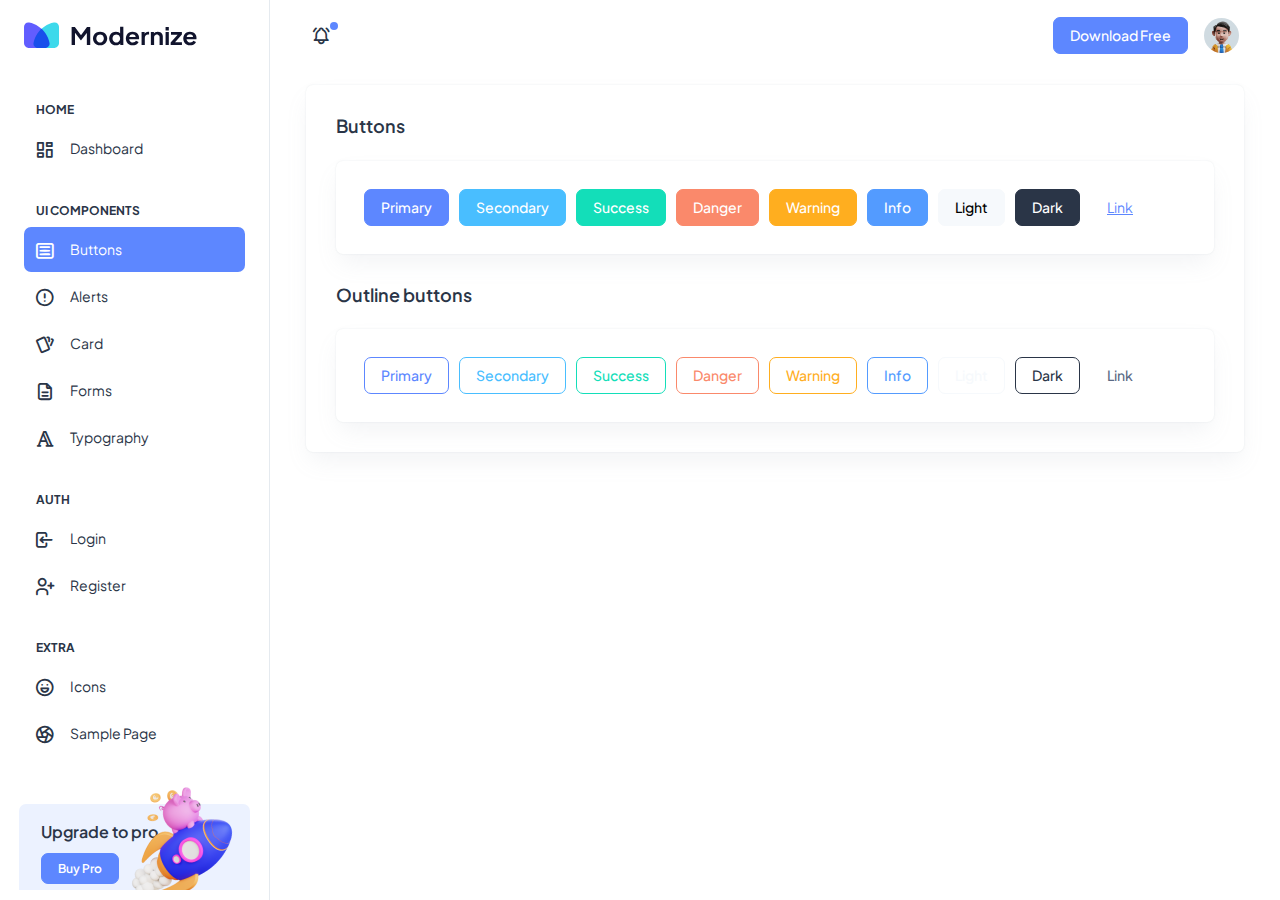
<file: Admint/html/ui-buttons.html>
<!doctype html>
<html lang="en">

<head>
  <meta charset="utf-8">
  <meta name="viewport" content="width=device-width, initial-scale=1">
  <title>Modernize Free</title>
  <link rel="shortcut icon" type="image/png" href="../assets/images/logos/favicon.png" />
  <link rel="stylesheet" href="../assets/css/styles.min.css" />
</head>

<body>
  <!--  Body Wrapper -->
  <div class="page-wrapper" id="main-wrapper" data-layout="vertical" data-navbarbg="skin6" data-sidebartype="full"
    data-sidebar-position="fixed" data-header-position="fixed">
    <!-- Sidebar Start -->
    <aside class="left-sidebar">
      <!-- Sidebar scroll-->
      <div>
        <div class="brand-logo d-flex align-items-center justify-content-between">
          <a href="./index.html" class="text-nowrap logo-img">
            <img src="../assets/images/logos/dark-logo.svg" width="180" alt="" />
          </a>
          <div class="close-btn d-xl-none d-block sidebartoggler cursor-pointer" id="sidebarCollapse">
            <i class="ti ti-x fs-8"></i>
          </div>
        </div>
        <!-- Sidebar navigation-->
        <nav class="sidebar-nav scroll-sidebar" data-simplebar="">
          <ul id="sidebarnav">
            <li class="nav-small-cap">
              <i class="ti ti-dots nav-small-cap-icon fs-4"></i>
              <span class="hide-menu">Home</span>
            </li>
            <li class="sidebar-item">
              <a class="sidebar-link" href="./index.html" aria-expanded="false">
                <span>
                  <i class="ti ti-layout-dashboard"></i>
                </span>
                <span class="hide-menu">Dashboard</span>
              </a>
            </li>
            <li class="nav-small-cap">
              <i class="ti ti-dots nav-small-cap-icon fs-4"></i>
              <span class="hide-menu">UI COMPONENTS</span>
            </li>
            <li class="sidebar-item">
              <a class="sidebar-link" href="./ui-buttons.html" aria-expanded="false">
                <span>
                  <i class="ti ti-article"></i>
                </span>
                <span class="hide-menu">Buttons</span>
              </a>
            </li>
            <li class="sidebar-item">
              <a class="sidebar-link" href="./ui-alerts.html" aria-expanded="false">
                <span>
                  <i class="ti ti-alert-circle"></i>
                </span>
                <span class="hide-menu">Alerts</span>
              </a>
            </li>
            <li class="sidebar-item">
              <a class="sidebar-link" href="./ui-card.html" aria-expanded="false">
                <span>
                  <i class="ti ti-cards"></i>
                </span>
                <span class="hide-menu">Card</span>
              </a>
            </li>
            <li class="sidebar-item">
              <a class="sidebar-link" href="./ui-forms.html" aria-expanded="false">
                <span>
                  <i class="ti ti-file-description"></i>
                </span>
                <span class="hide-menu">Forms</span>
              </a>
            </li>
            <li class="sidebar-item">
              <a class="sidebar-link" href="./ui-typography.html" aria-expanded="false">
                <span>
                  <i class="ti ti-typography"></i>
                </span>
                <span class="hide-menu">Typography</span>
              </a>
            </li>
            <li class="nav-small-cap">
              <i class="ti ti-dots nav-small-cap-icon fs-4"></i>
              <span class="hide-menu">AUTH</span>
            </li>
            <li class="sidebar-item">
              <a class="sidebar-link" href="./authentication-login.html" aria-expanded="false">
                <span>
                  <i class="ti ti-login"></i>
                </span>
                <span class="hide-menu">Login</span>
              </a>
            </li>
            <li class="sidebar-item">
              <a class="sidebar-link" href="./authentication-register.html" aria-expanded="false">
                <span>
                  <i class="ti ti-user-plus"></i>
                </span>
                <span class="hide-menu">Register</span>
              </a>
            </li>
            <li class="nav-small-cap">
              <i class="ti ti-dots nav-small-cap-icon fs-4"></i>
              <span class="hide-menu">EXTRA</span>
            </li>
            <li class="sidebar-item">
              <a class="sidebar-link" href="./icon-tabler.html" aria-expanded="false">
                <span>
                  <i class="ti ti-mood-happy"></i>
                </span>
                <span class="hide-menu">Icons</span>
              </a>
            </li>
            <li class="sidebar-item">
              <a class="sidebar-link" href="./sample-page.html" aria-expanded="false">
                <span>
                  <i class="ti ti-aperture"></i>
                </span>
                <span class="hide-menu">Sample Page</span>
              </a>
            </li>
          </ul>
          <div class="unlimited-access hide-menu bg-light-primary position-relative mb-7 mt-5 rounded">
            <div class="d-flex">
              <div class="unlimited-access-title me-3">
                <h6 class="fw-semibold fs-4 mb-6 text-dark w-85">Upgrade to pro</h6>
                <a href="https://adminmart.com/product/modernize-bootstrap-5-admin-template/" target="_blank" class="btn btn-primary fs-2 fw-semibold lh-sm">Buy Pro</a>
              </div>
              <div class="unlimited-access-img">
                <img src="../assets/images/backgrounds/rocket.png" alt="" class="img-fluid">
              </div>
            </div>
          </div>
        </nav>
        <!-- End Sidebar navigation -->
      </div>
      <!-- End Sidebar scroll-->
    </aside>
    <!--  Sidebar End -->
    <!--  Main wrapper -->
    <div class="body-wrapper">
      <!--  Header Start -->
      <header class="app-header">
        <nav class="navbar navbar-expand-lg navbar-light">
          <ul class="navbar-nav">
            <li class="nav-item d-block d-xl-none">
              <a class="nav-link sidebartoggler nav-icon-hover" id="headerCollapse" href="javascript:void(0)">
                <i class="ti ti-menu-2"></i>
              </a>
            </li>
            <li class="nav-item">
              <a class="nav-link nav-icon-hover" href="javascript:void(0)">
                <i class="ti ti-bell-ringing"></i>
                <div class="notification bg-primary rounded-circle"></div>
              </a>
            </li>
          </ul>
          <div class="navbar-collapse justify-content-end px-0" id="navbarNav">
            <ul class="navbar-nav flex-row ms-auto align-items-center justify-content-end">
              <a href="https://adminmart.com/product/modernize-free-bootstrap-admin-dashboard/" target="_blank" class="btn btn-primary">Download Free</a>
              <li class="nav-item dropdown">
                <a class="nav-link nav-icon-hover" href="javascript:void(0)" id="drop2" data-bs-toggle="dropdown"
                  aria-expanded="false">
                  <img src="../assets/images/profile/user-1.jpg" alt="" width="35" height="35" class="rounded-circle">
                </a>
                <div class="dropdown-menu dropdown-menu-end dropdown-menu-animate-up" aria-labelledby="drop2">
                  <div class="message-body">
                    <a href="javascript:void(0)" class="d-flex align-items-center gap-2 dropdown-item">
                      <i class="ti ti-user fs-6"></i>
                      <p class="mb-0 fs-3">My Profile</p>
                    </a>
                    <a href="javascript:void(0)" class="d-flex align-items-center gap-2 dropdown-item">
                      <i class="ti ti-mail fs-6"></i>
                      <p class="mb-0 fs-3">My Account</p>
                    </a>
                    <a href="javascript:void(0)" class="d-flex align-items-center gap-2 dropdown-item">
                      <i class="ti ti-list-check fs-6"></i>
                      <p class="mb-0 fs-3">My Task</p>
                    </a>
                    <a href="./authentication-login.html" class="btn btn-outline-primary mx-3 mt-2 d-block">Logout</a>
                  </div>
                </div>
              </li>
            </ul>
          </div>
        </nav>
      </header>
      <!--  Header End -->
      <div class="container-fluid">
        <div class="container-fluid">
          <div class="card">
            <div class="card-body">
              <h5 class="card-title fw-semibold mb-4">Buttons</h5>
              <div class="card">
                <div class="card-body p-4">
                  <button type="button" class="btn btn-primary m-1">Primary</button>
                  <button type="button" class="btn btn-secondary m-1">Secondary</button>
                  <button type="button" class="btn btn-success m-1">Success</button>
                  <button type="button" class="btn btn-danger m-1">Danger</button>
                  <button type="button" class="btn btn-warning m-1">Warning</button>
                  <button type="button" class="btn btn-info m-1">Info</button>
                  <button type="button" class="btn btn-light m-1">Light</button>
                  <button type="button" class="btn btn-dark m-1">Dark</button>
                  <button type="button" class="btn btn-link m-1">Link</button>
                </div>
              </div>
              <h5 class="card-title fw-semibold mb-4">Outline buttons</h5>
              <div class="card mb-0">
                <div class="card-body p-4">
                  <button type="button" class="btn btn-outline-primary m-1">Primary</button>
                  <button type="button" class="btn btn-outline-secondary m-1">Secondary</button>
                  <button type="button" class="btn btn-outline-success m-1">Success</button>
                  <button type="button" class="btn btn-outline-danger m-1">Danger</button>
                  <button type="button" class="btn btn-outline-warning m-1">Warning</button>
                  <button type="button" class="btn btn-outline-info m-1">Info</button>
                  <button type="button" class="btn btn-outline-light m-1">Light</button>
                  <button type="button" class="btn btn-outline-dark m-1">Dark</button>
                  <button type="button" class="btn btn-outline-link m-1">Link</button>
                </div>
              </div>
            </div>
          </div>
        </div>
      </div>
    </div>
  </div>
  <script src="../assets/libs/jquery/dist/jquery.min.js"></script>
  <script src="../assets/libs/bootstrap/dist/js/bootstrap.bundle.min.js"></script>
  <script src="../assets/js/sidebarmenu.js"></script>
  <script src="../assets/js/app.min.js"></script>
  <script src="../assets/libs/simplebar/dist/simplebar.js"></script>
</body>

</html>
</file>
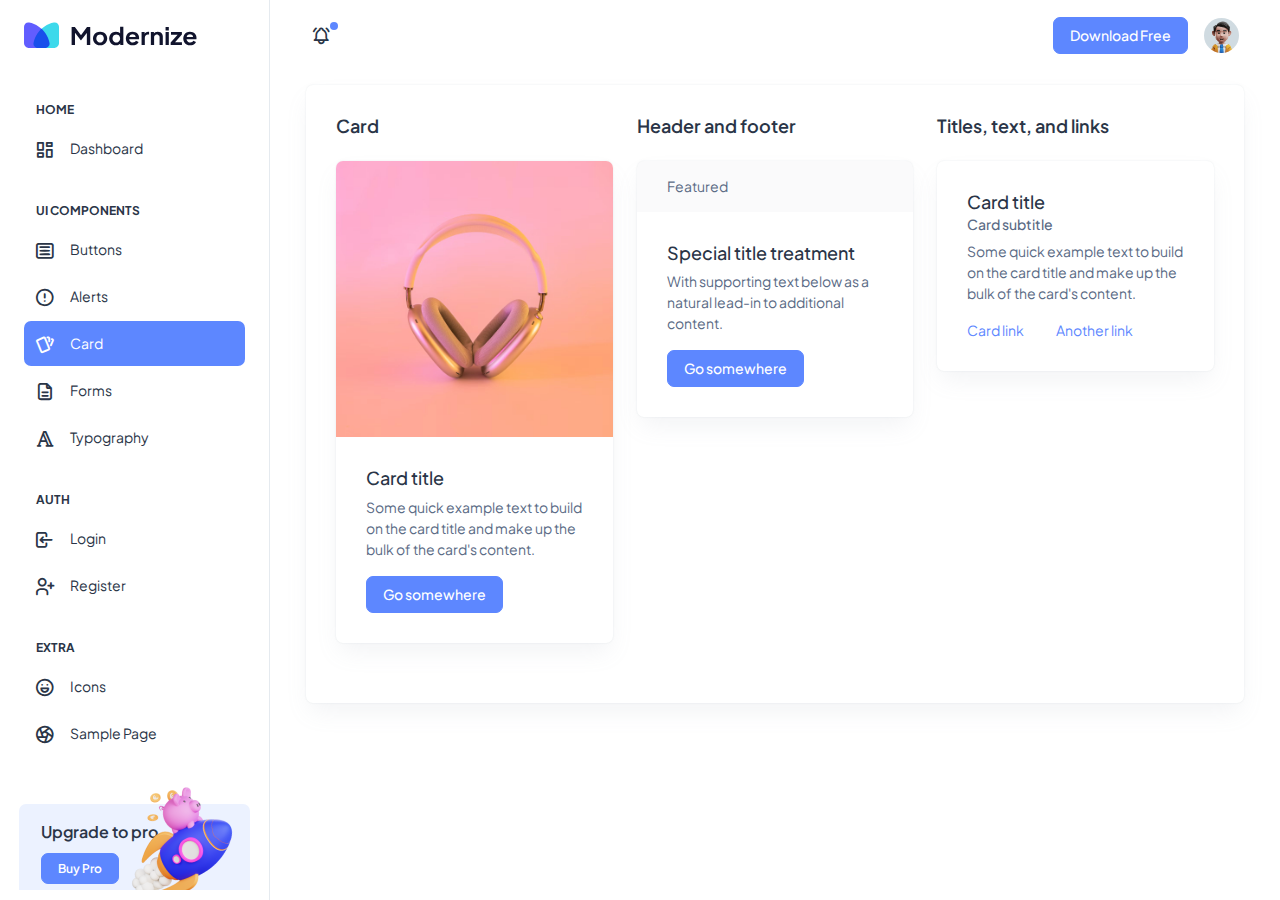
<file: Admint/html/ui-card.html>
<!doctype html>
<html lang="en">

<head>
  <meta charset="utf-8">
  <meta name="viewport" content="width=device-width, initial-scale=1">
  <title>Modernize Free</title>
  <link rel="shortcut icon" type="image/png" href="../assets/images/logos/favicon.png" />
  <link rel="stylesheet" href="../assets/css/styles.min.css" />
</head>

<body>
  <!--  Body Wrapper -->
  <div class="page-wrapper" id="main-wrapper" data-layout="vertical" data-navbarbg="skin6" data-sidebartype="full"
    data-sidebar-position="fixed" data-header-position="fixed">
    <!-- Sidebar Start -->
    <aside class="left-sidebar">
      <!-- Sidebar scroll-->
      <div>
        <div class="brand-logo d-flex align-items-center justify-content-between">
          <a href="./index.html" class="text-nowrap logo-img">
            <img src="../assets/images/logos/dark-logo.svg" width="180" alt="" />
          </a>
          <div class="close-btn d-xl-none d-block sidebartoggler cursor-pointer" id="sidebarCollapse">
            <i class="ti ti-x fs-8"></i>
          </div>
        </div>
        <!-- Sidebar navigation-->
        <nav class="sidebar-nav scroll-sidebar" data-simplebar="">
          <ul id="sidebarnav">
            <li class="nav-small-cap">
              <i class="ti ti-dots nav-small-cap-icon fs-4"></i>
              <span class="hide-menu">Home</span>
            </li>
            <li class="sidebar-item">
              <a class="sidebar-link" href="./index.html" aria-expanded="false">
                <span>
                  <i class="ti ti-layout-dashboard"></i>
                </span>
                <span class="hide-menu">Dashboard</span>
              </a>
            </li>
            <li class="nav-small-cap">
              <i class="ti ti-dots nav-small-cap-icon fs-4"></i>
              <span class="hide-menu">UI COMPONENTS</span>
            </li>
            <li class="sidebar-item">
              <a class="sidebar-link" href="./ui-buttons.html" aria-expanded="false">
                <span>
                  <i class="ti ti-article"></i>
                </span>
                <span class="hide-menu">Buttons</span>
              </a>
            </li>
            <li class="sidebar-item">
              <a class="sidebar-link" href="./ui-alerts.html" aria-expanded="false">
                <span>
                  <i class="ti ti-alert-circle"></i>
                </span>
                <span class="hide-menu">Alerts</span>
              </a>
            </li>
            <li class="sidebar-item">
              <a class="sidebar-link" href="./ui-card.html" aria-expanded="false">
                <span>
                  <i class="ti ti-cards"></i>
                </span>
                <span class="hide-menu">Card</span>
              </a>
            </li>
            <li class="sidebar-item">
              <a class="sidebar-link" href="./ui-forms.html" aria-expanded="false">
                <span>
                  <i class="ti ti-file-description"></i>
                </span>
                <span class="hide-menu">Forms</span>
              </a>
            </li>
            <li class="sidebar-item">
              <a class="sidebar-link" href="./ui-typography.html" aria-expanded="false">
                <span>
                  <i class="ti ti-typography"></i>
                </span>
                <span class="hide-menu">Typography</span>
              </a>
            </li>
            <li class="nav-small-cap">
              <i class="ti ti-dots nav-small-cap-icon fs-4"></i>
              <span class="hide-menu">AUTH</span>
            </li>
            <li class="sidebar-item">
              <a class="sidebar-link" href="./authentication-login.html" aria-expanded="false">
                <span>
                  <i class="ti ti-login"></i>
                </span>
                <span class="hide-menu">Login</span>
              </a>
            </li>
            <li class="sidebar-item">
              <a class="sidebar-link" href="./authentication-register.html" aria-expanded="false">
                <span>
                  <i class="ti ti-user-plus"></i>
                </span>
                <span class="hide-menu">Register</span>
              </a>
            </li>
            <li class="nav-small-cap">
              <i class="ti ti-dots nav-small-cap-icon fs-4"></i>
              <span class="hide-menu">EXTRA</span>
            </li>
            <li class="sidebar-item">
              <a class="sidebar-link" href="./icon-tabler.html" aria-expanded="false">
                <span>
                  <i class="ti ti-mood-happy"></i>
                </span>
                <span class="hide-menu">Icons</span>
              </a>
            </li>
            <li class="sidebar-item">
              <a class="sidebar-link" href="./sample-page.html" aria-expanded="false">
                <span>
                  <i class="ti ti-aperture"></i>
                </span>
                <span class="hide-menu">Sample Page</span>
              </a>
            </li>
          </ul>
          <div class="unlimited-access hide-menu bg-light-primary position-relative mb-7 mt-5 rounded">
            <div class="d-flex">
              <div class="unlimited-access-title me-3">
                <h6 class="fw-semibold fs-4 mb-6 text-dark w-85">Upgrade to pro</h6>
                <a href="https://adminmart.com/product/modernize-bootstrap-5-admin-template/" target="_blank" class="btn btn-primary fs-2 fw-semibold lh-sm">Buy Pro</a>
              </div>
              <div class="unlimited-access-img">
                <img src="../assets/images/backgrounds/rocket.png" alt="" class="img-fluid">
              </div>
            </div>
          </div>
        </nav>
        <!-- End Sidebar navigation -->
      </div>
      <!-- End Sidebar scroll-->
    </aside>
    <!--  Sidebar End -->
    <!--  Main wrapper -->
    <div class="body-wrapper">
      <!--  Header Start -->
      <header class="app-header">
        <nav class="navbar navbar-expand-lg navbar-light">
          <ul class="navbar-nav">
            <li class="nav-item d-block d-xl-none">
              <a class="nav-link sidebartoggler nav-icon-hover" id="headerCollapse" href="javascript:void(0)">
                <i class="ti ti-menu-2"></i>
              </a>
            </li>
            <li class="nav-item">
              <a class="nav-link nav-icon-hover" href="javascript:void(0)">
                <i class="ti ti-bell-ringing"></i>
                <div class="notification bg-primary rounded-circle"></div>
              </a>
            </li>
          </ul>
          <div class="navbar-collapse justify-content-end px-0" id="navbarNav">
            <ul class="navbar-nav flex-row ms-auto align-items-center justify-content-end">
              <a href="https://adminmart.com/product/modernize-free-bootstrap-admin-dashboard/" target="_blank" class="btn btn-primary">Download Free</a>
              <li class="nav-item dropdown">
                <a class="nav-link nav-icon-hover" href="javascript:void(0)" id="drop2" data-bs-toggle="dropdown"
                  aria-expanded="false">
                  <img src="../assets/images/profile/user-1.jpg" alt="" width="35" height="35" class="rounded-circle">
                </a>
                <div class="dropdown-menu dropdown-menu-end dropdown-menu-animate-up" aria-labelledby="drop2">
                  <div class="message-body">
                    <a href="javascript:void(0)" class="d-flex align-items-center gap-2 dropdown-item">
                      <i class="ti ti-user fs-6"></i>
                      <p class="mb-0 fs-3">My Profile</p>
                    </a>
                    <a href="javascript:void(0)" class="d-flex align-items-center gap-2 dropdown-item">
                      <i class="ti ti-mail fs-6"></i>
                      <p class="mb-0 fs-3">My Account</p>
                    </a>
                    <a href="javascript:void(0)" class="d-flex align-items-center gap-2 dropdown-item">
                      <i class="ti ti-list-check fs-6"></i>
                      <p class="mb-0 fs-3">My Task</p>
                    </a>
                    <a href="./authentication-login.html" class="btn btn-outline-primary mx-3 mt-2 d-block">Logout</a>
                  </div>
                </div>
              </li>
            </ul>
          </div>
        </nav>
      </header>
      <!--  Header End -->
      <div class="container-fluid">
        <div class="container-fluid">
          <div class="card">
            <div class="card-body">
              <div class="row">
                <div class="col-md-4">
                  <h5 class="card-title fw-semibold mb-4">Card</h5>
                  <div class="card">
                    <img src="../assets/images/products/s4.jpg" class="card-img-top" alt="...">
                    <div class="card-body">
                      <h5 class="card-title">Card title</h5>
                      <p class="card-text">Some quick example text to build on the card title and make up the bulk of
                        the
                        card's content.</p>
                      <a href="#" class="btn btn-primary">Go somewhere</a>
                    </div>
                  </div>
                </div>
                <div class="col-md-4">
                  <h5 class="card-title fw-semibold mb-4">Header and footer</h5>
                  <div class="card">
                    <div class="card-header">
                      Featured
                    </div>
                    <div class="card-body">
                      <h5 class="card-title">Special title treatment</h5>
                      <p class="card-text">With supporting text below as a natural lead-in to additional content.</p>
                      <a href="#" class="btn btn-primary">Go somewhere</a>
                    </div>
                  </div>
                </div>
                <div class="col-md-4">
                  <h5 class="card-title fw-semibold mb-4">Titles, text, and links</h5>
                  <div class="card">
                    <div class="card-body">
                      <h5 class="card-title">Card title</h5>
                      <h6 class="card-subtitle mb-2 text-muted">Card subtitle</h6>
                      <p class="card-text">Some quick example text to build on the card title and make up the bulk of
                        the
                        card's content.</p>
                      <a href="#" class="card-link">Card link</a>
                      <a href="#" class="card-link">Another link</a>
                    </div>
                  </div>
                </div>
              </div>
            </div>
          </div>
        </div>
      </div>
    </div>
  </div>
  <script src="../assets/libs/jquery/dist/jquery.min.js"></script>
  <script src="../assets/libs/bootstrap/dist/js/bootstrap.bundle.min.js"></script>
  <script src="../assets/js/sidebarmenu.js"></script>
  <script src="../assets/js/app.min.js"></script>
  <script src="../assets/libs/simplebar/dist/simplebar.js"></script>
</body>

</html>
</file>
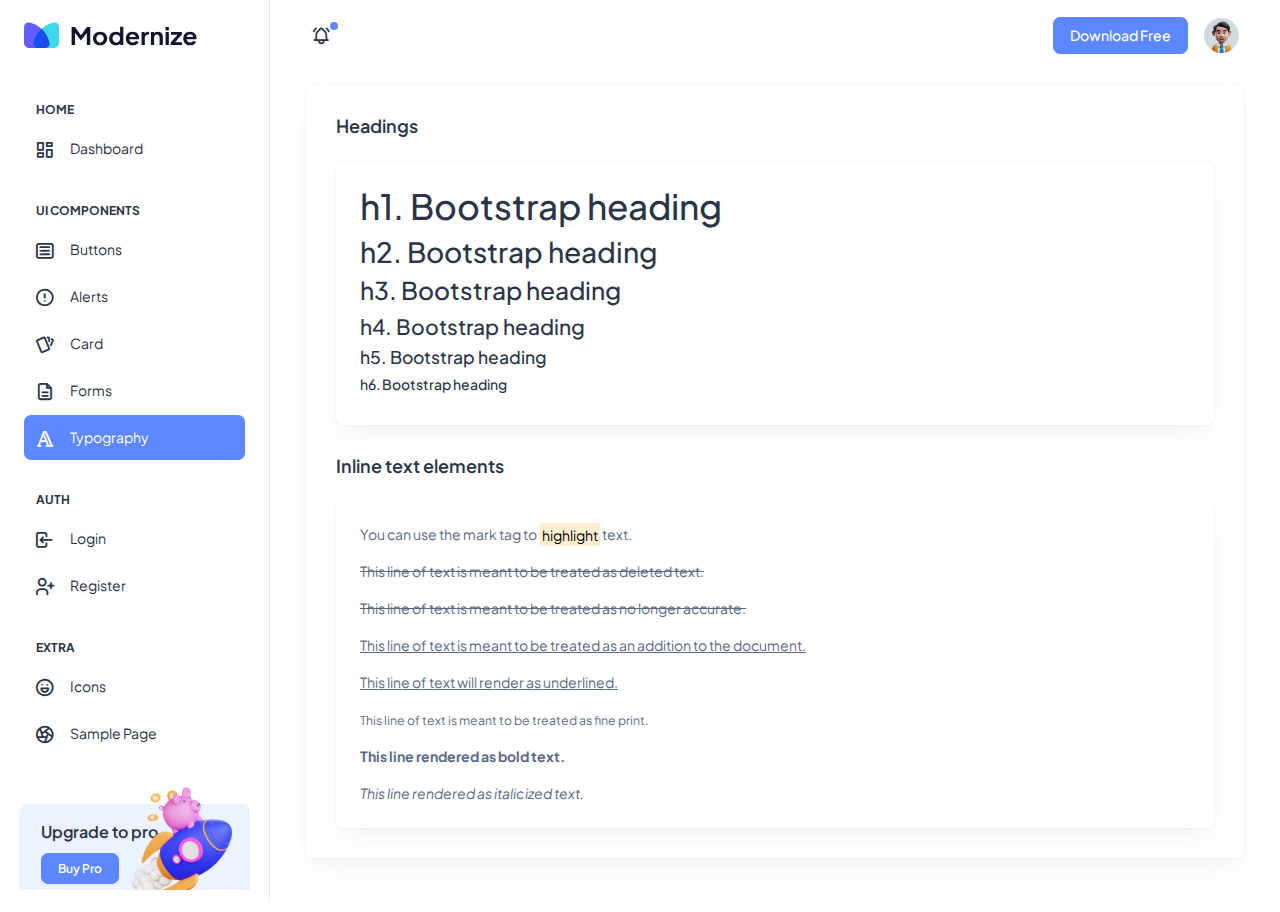
<file: Admint/html/ui-typography.html>
<!doctype html>
<html lang="en">

<head>
  <meta charset="utf-8">
  <meta name="viewport" content="width=device-width, initial-scale=1">
  <title>Modernize Free</title>
  <link rel="shortcut icon" type="image/png" href="../assets/images/logos/favicon.png" />
  <link rel="stylesheet" href="../assets/css/styles.min.css" />
</head>

<body>
  <!--  Body Wrapper -->
  <div class="page-wrapper" id="main-wrapper" data-layout="vertical" data-navbarbg="skin6" data-sidebartype="full"
    data-sidebar-position="fixed" data-header-position="fixed">
    <!-- Sidebar Start -->
    <aside class="left-sidebar">
      <!-- Sidebar scroll-->
      <div>
        <div class="brand-logo d-flex align-items-center justify-content-between">
          <a href="./index.html" class="text-nowrap logo-img">
            <img src="../assets/images/logos/dark-logo.svg" width="180" alt="" />
          </a>
          <div class="close-btn d-xl-none d-block sidebartoggler cursor-pointer" id="sidebarCollapse">
            <i class="ti ti-x fs-8"></i>
          </div>
        </div>
        <!-- Sidebar navigation-->
        <nav class="sidebar-nav scroll-sidebar" data-simplebar="">
          <ul id="sidebarnav">
            <li class="nav-small-cap">
              <i class="ti ti-dots nav-small-cap-icon fs-4"></i>
              <span class="hide-menu">Home</span>
            </li>
            <li class="sidebar-item">
              <a class="sidebar-link" href="./index.html" aria-expanded="false">
                <span>
                  <i class="ti ti-layout-dashboard"></i>
                </span>
                <span class="hide-menu">Dashboard</span>
              </a>
            </li>
            <li class="nav-small-cap">
              <i class="ti ti-dots nav-small-cap-icon fs-4"></i>
              <span class="hide-menu">UI COMPONENTS</span>
            </li>
            <li class="sidebar-item">
              <a class="sidebar-link" href="./ui-buttons.html" aria-expanded="false">
                <span>
                  <i class="ti ti-article"></i>
                </span>
                <span class="hide-menu">Buttons</span>
              </a>
            </li>
            <li class="sidebar-item">
              <a class="sidebar-link" href="./ui-alerts.html" aria-expanded="false">
                <span>
                  <i class="ti ti-alert-circle"></i>
                </span>
                <span class="hide-menu">Alerts</span>
              </a>
            </li>
            <li class="sidebar-item">
              <a class="sidebar-link" href="./ui-card.html" aria-expanded="false">
                <span>
                  <i class="ti ti-cards"></i>
                </span>
                <span class="hide-menu">Card</span>
              </a>
            </li>
            <li class="sidebar-item">
              <a class="sidebar-link" href="./ui-forms.html" aria-expanded="false">
                <span>
                  <i class="ti ti-file-description"></i>
                </span>
                <span class="hide-menu">Forms</span>
              </a>
            </li>
            <li class="sidebar-item">
              <a class="sidebar-link" href="./ui-typography.html" aria-expanded="false">
                <span>
                  <i class="ti ti-typography"></i>
                </span>
                <span class="hide-menu">Typography</span>
              </a>
            </li>
            <li class="nav-small-cap">
              <i class="ti ti-dots nav-small-cap-icon fs-4"></i>
              <span class="hide-menu">AUTH</span>
            </li>
            <li class="sidebar-item">
              <a class="sidebar-link" href="./authentication-login.html" aria-expanded="false">
                <span>
                  <i class="ti ti-login"></i>
                </span>
                <span class="hide-menu">Login</span>
              </a>
            </li>
            <li class="sidebar-item">
              <a class="sidebar-link" href="./authentication-register.html" aria-expanded="false">
                <span>
                  <i class="ti ti-user-plus"></i>
                </span>
                <span class="hide-menu">Register</span>
              </a>
            </li>
            <li class="nav-small-cap">
              <i class="ti ti-dots nav-small-cap-icon fs-4"></i>
              <span class="hide-menu">EXTRA</span>
            </li>
            <li class="sidebar-item">
              <a class="sidebar-link" href="./icon-tabler.html" aria-expanded="false">
                <span>
                  <i class="ti ti-mood-happy"></i>
                </span>
                <span class="hide-menu">Icons</span>
              </a>
            </li>
            <li class="sidebar-item">
              <a class="sidebar-link" href="./sample-page.html" aria-expanded="false">
                <span>
                  <i class="ti ti-aperture"></i>
                </span>
                <span class="hide-menu">Sample Page</span>
              </a>
            </li>
          </ul>
          <div class="unlimited-access hide-menu bg-light-primary position-relative mb-7 mt-5 rounded">
            <div class="d-flex">
              <div class="unlimited-access-title me-3">
                <h6 class="fw-semibold fs-4 mb-6 text-dark w-85">Upgrade to pro</h6>
                <a href="https://adminmart.com/product/modernize-bootstrap-5-admin-template/" target="_blank" class="btn btn-primary fs-2 fw-semibold lh-sm">Buy Pro</a>
              </div>
              <div class="unlimited-access-img">
                <img src="../assets/images/backgrounds/rocket.png" alt="" class="img-fluid">
              </div>
            </div>
          </div>
        </nav>
        <!-- End Sidebar navigation -->
      </div>
      <!-- End Sidebar scroll-->
    </aside>
    <!--  Sidebar End -->
    <!--  Main wrapper -->
    <div class="body-wrapper">
      <!--  Header Start -->
      <header class="app-header">
        <nav class="navbar navbar-expand-lg navbar-light">
          <ul class="navbar-nav">
            <li class="nav-item d-block d-xl-none">
              <a class="nav-link sidebartoggler nav-icon-hover" id="headerCollapse" href="javascript:void(0)">
                <i class="ti ti-menu-2"></i>
              </a>
            </li>
            <li class="nav-item">
              <a class="nav-link nav-icon-hover" href="javascript:void(0)">
                <i class="ti ti-bell-ringing"></i>
                <div class="notification bg-primary rounded-circle"></div>
              </a>
            </li>
          </ul>
          <div class="navbar-collapse justify-content-end px-0" id="navbarNav">
            <ul class="navbar-nav flex-row ms-auto align-items-center justify-content-end">
              <a href="https://adminmart.com/product/modernize-free-bootstrap-admin-dashboard/" target="_blank" class="btn btn-primary">Download Free</a>
              <li class="nav-item dropdown">
                <a class="nav-link nav-icon-hover" href="javascript:void(0)" id="drop2" data-bs-toggle="dropdown"
                  aria-expanded="false">
                  <img src="../assets/images/profile/user-1.jpg" alt="" width="35" height="35" class="rounded-circle">
                </a>
                <div class="dropdown-menu dropdown-menu-end dropdown-menu-animate-up" aria-labelledby="drop2">
                  <div class="message-body">
                    <a href="javascript:void(0)" class="d-flex align-items-center gap-2 dropdown-item">
                      <i class="ti ti-user fs-6"></i>
                      <p class="mb-0 fs-3">My Profile</p>
                    </a>
                    <a href="javascript:void(0)" class="d-flex align-items-center gap-2 dropdown-item">
                      <i class="ti ti-mail fs-6"></i>
                      <p class="mb-0 fs-3">My Account</p>
                    </a>
                    <a href="javascript:void(0)" class="d-flex align-items-center gap-2 dropdown-item">
                      <i class="ti ti-list-check fs-6"></i>
                      <p class="mb-0 fs-3">My Task</p>
                    </a>
                    <a href="./authentication-login.html" class="btn btn-outline-primary mx-3 mt-2 d-block">Logout</a>
                  </div>
                </div>
              </li>
            </ul>
          </div>
        </nav>
      </header>
      <!--  Header End -->
      <div class="container-fluid">
        <div class="container-fluid">
          <div class="card">
            <div class="card-body">
              <h5 class="card-title fw-semibold mb-4">Headings</h5>
              <div class="card">
                <div class="card-body p-4">
                  <h1>h1. Bootstrap heading</h1>
                  <h2>h2. Bootstrap heading</h2>
                  <h3>h3. Bootstrap heading</h3>
                  <h4>h4. Bootstrap heading</h4>
                  <h5>h5. Bootstrap heading</h5>
                  <h6>h6. Bootstrap heading</h6>
                </div>
              </div>
              <h5 class="card-title fw-semibold mb-4">Inline text elements</h5>
              <div class="card mb-0">
                <div class="card-body p-4">
                  <p>You can use the mark tag to <mark>highlight</mark> text.</p>
                  <p><del>This line of text is meant to be treated as deleted text.</del></p>
                  <p><s>This line of text is meant to be treated as no longer accurate.</s></p>
                  <p><ins>This line of text is meant to be treated as an addition to the document.</ins></p>
                  <p><u>This line of text will render as underlined.</u></p>
                  <p><small>This line of text is meant to be treated as fine print.</small></p>
                  <p><strong>This line rendered as bold text.</strong></p>
                  <p class="mb-0"><em>This line rendered as italicized text.</em></p>
                </div>
              </div>
            </div>
          </div>
        </div>
      </div>
    </div>
  </div>
  <script src="../assets/libs/jquery/dist/jquery.min.js"></script>
  <script src="../assets/libs/bootstrap/dist/js/bootstrap.bundle.min.js"></script>
  <script src="../assets/js/sidebarmenu.js"></script>
  <script src="../assets/js/app.min.js"></script>
  <script src="../assets/libs/simplebar/dist/simplebar.js"></script>
</body>

</html>
</file>
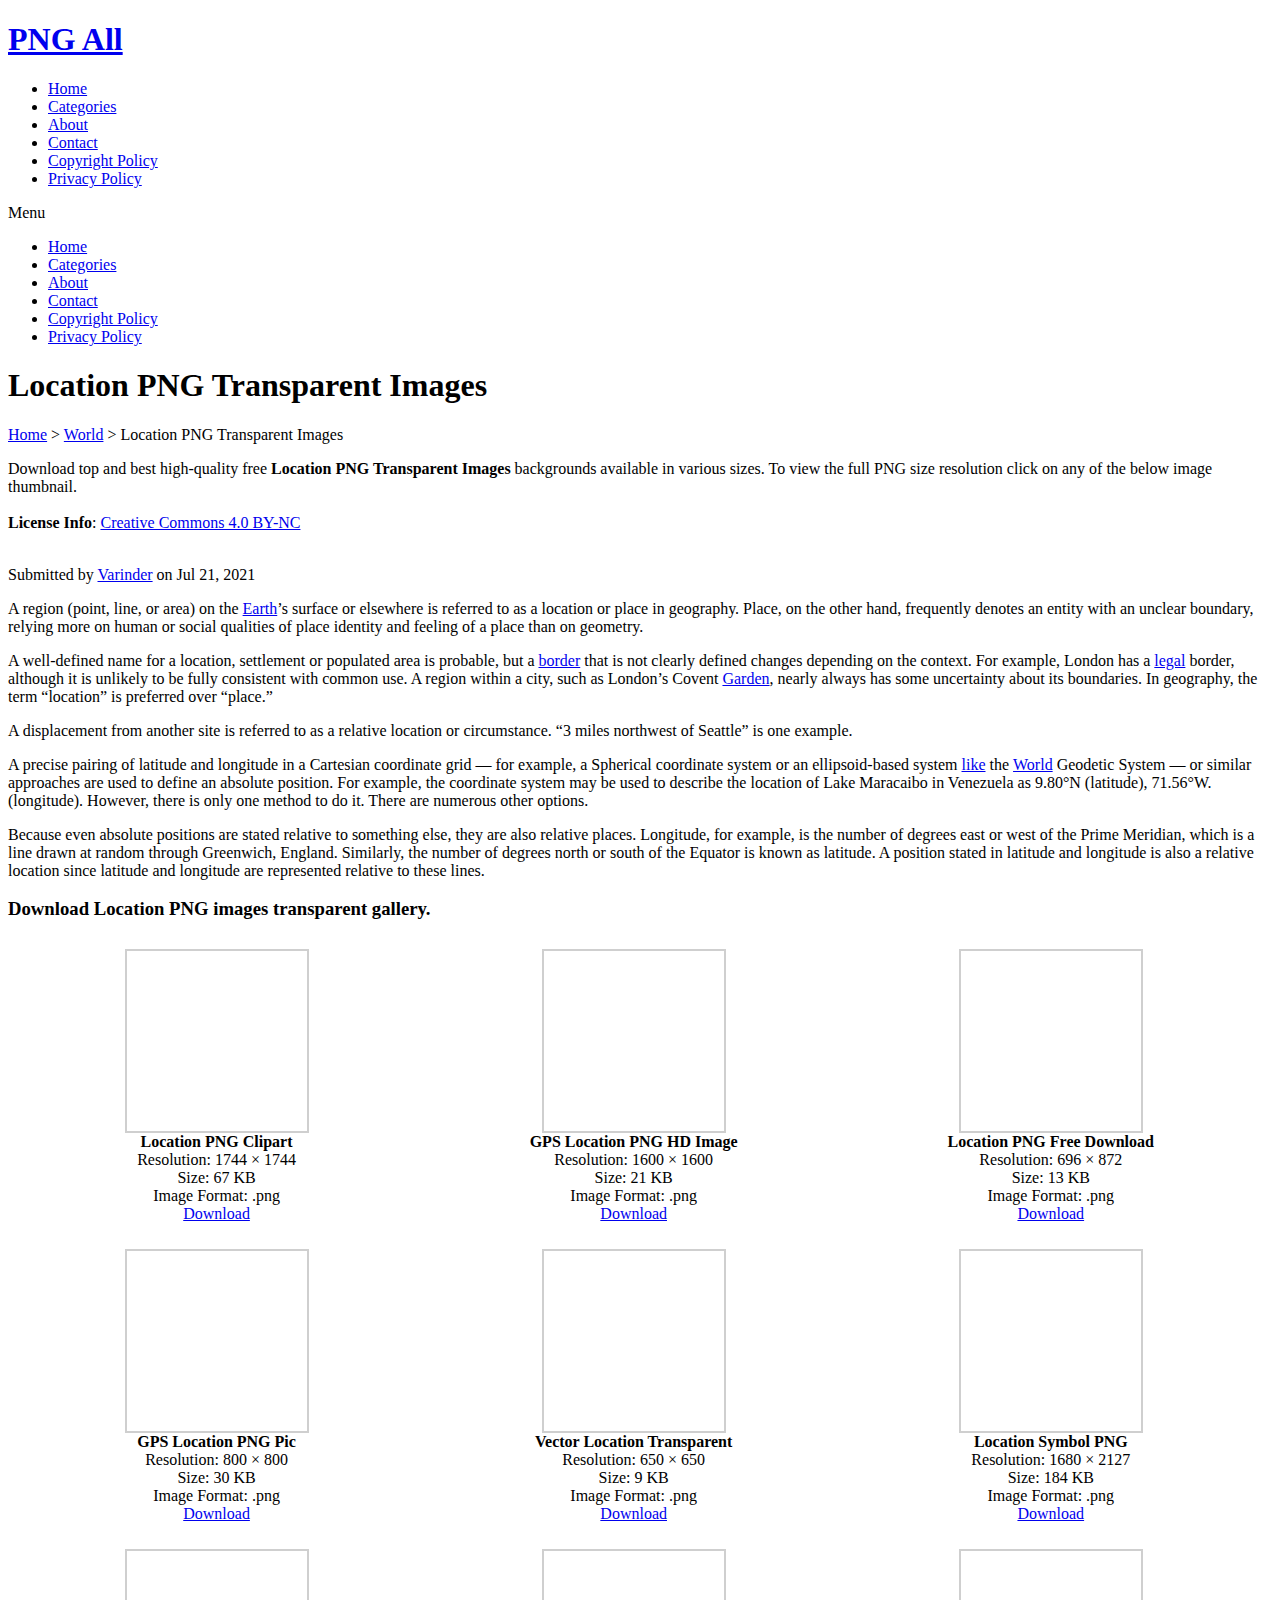
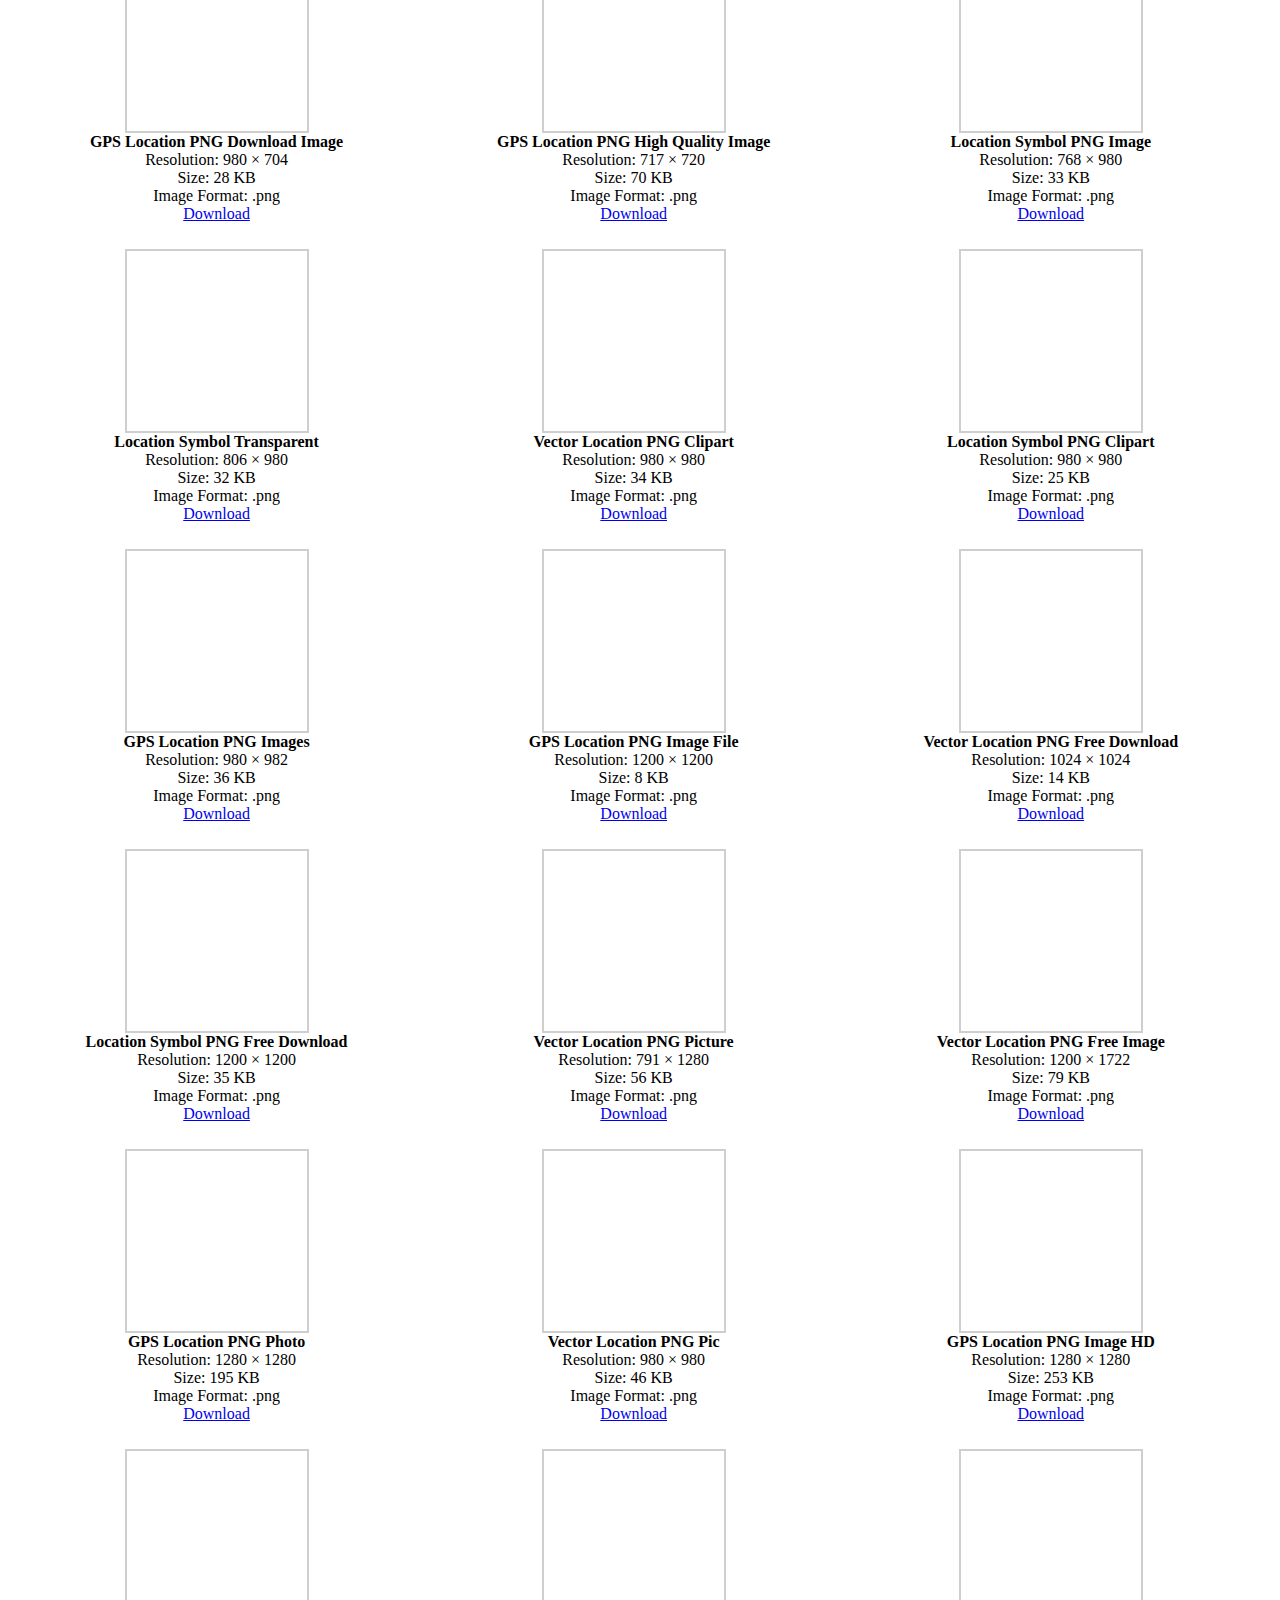
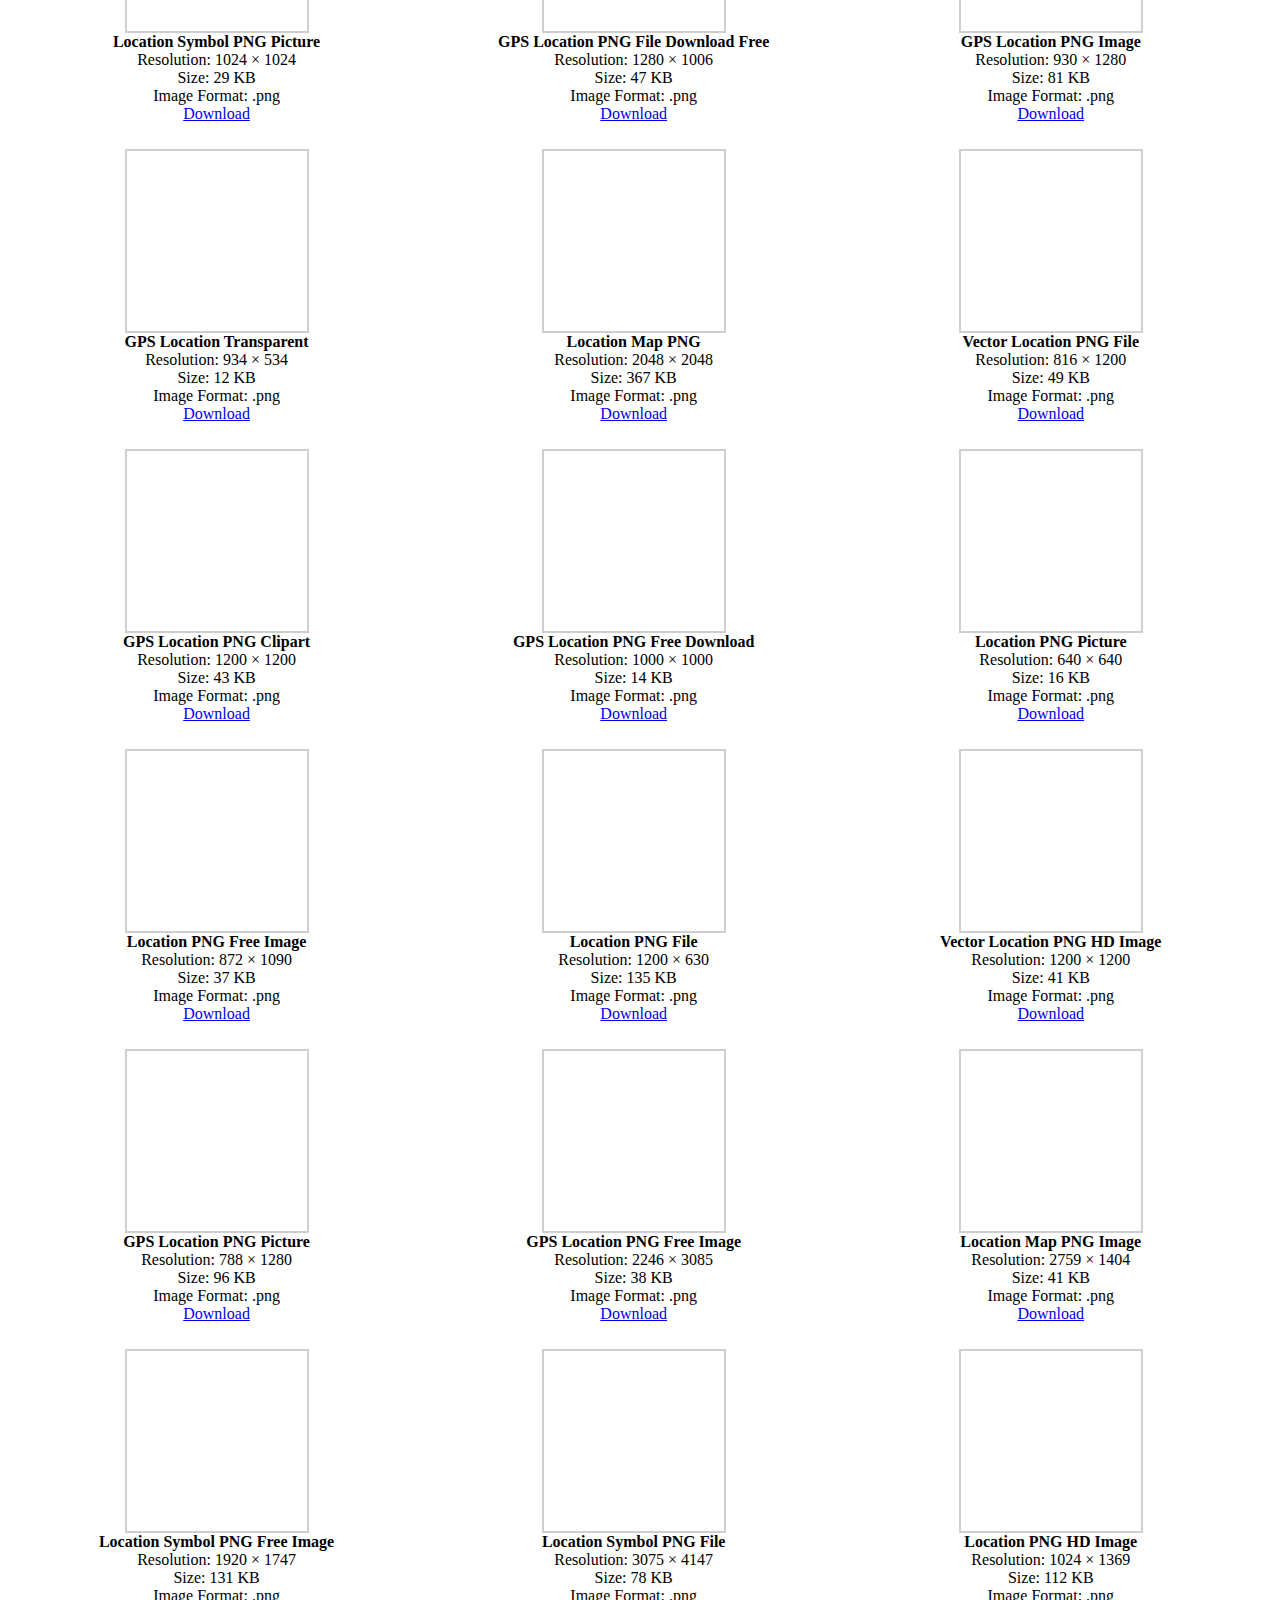
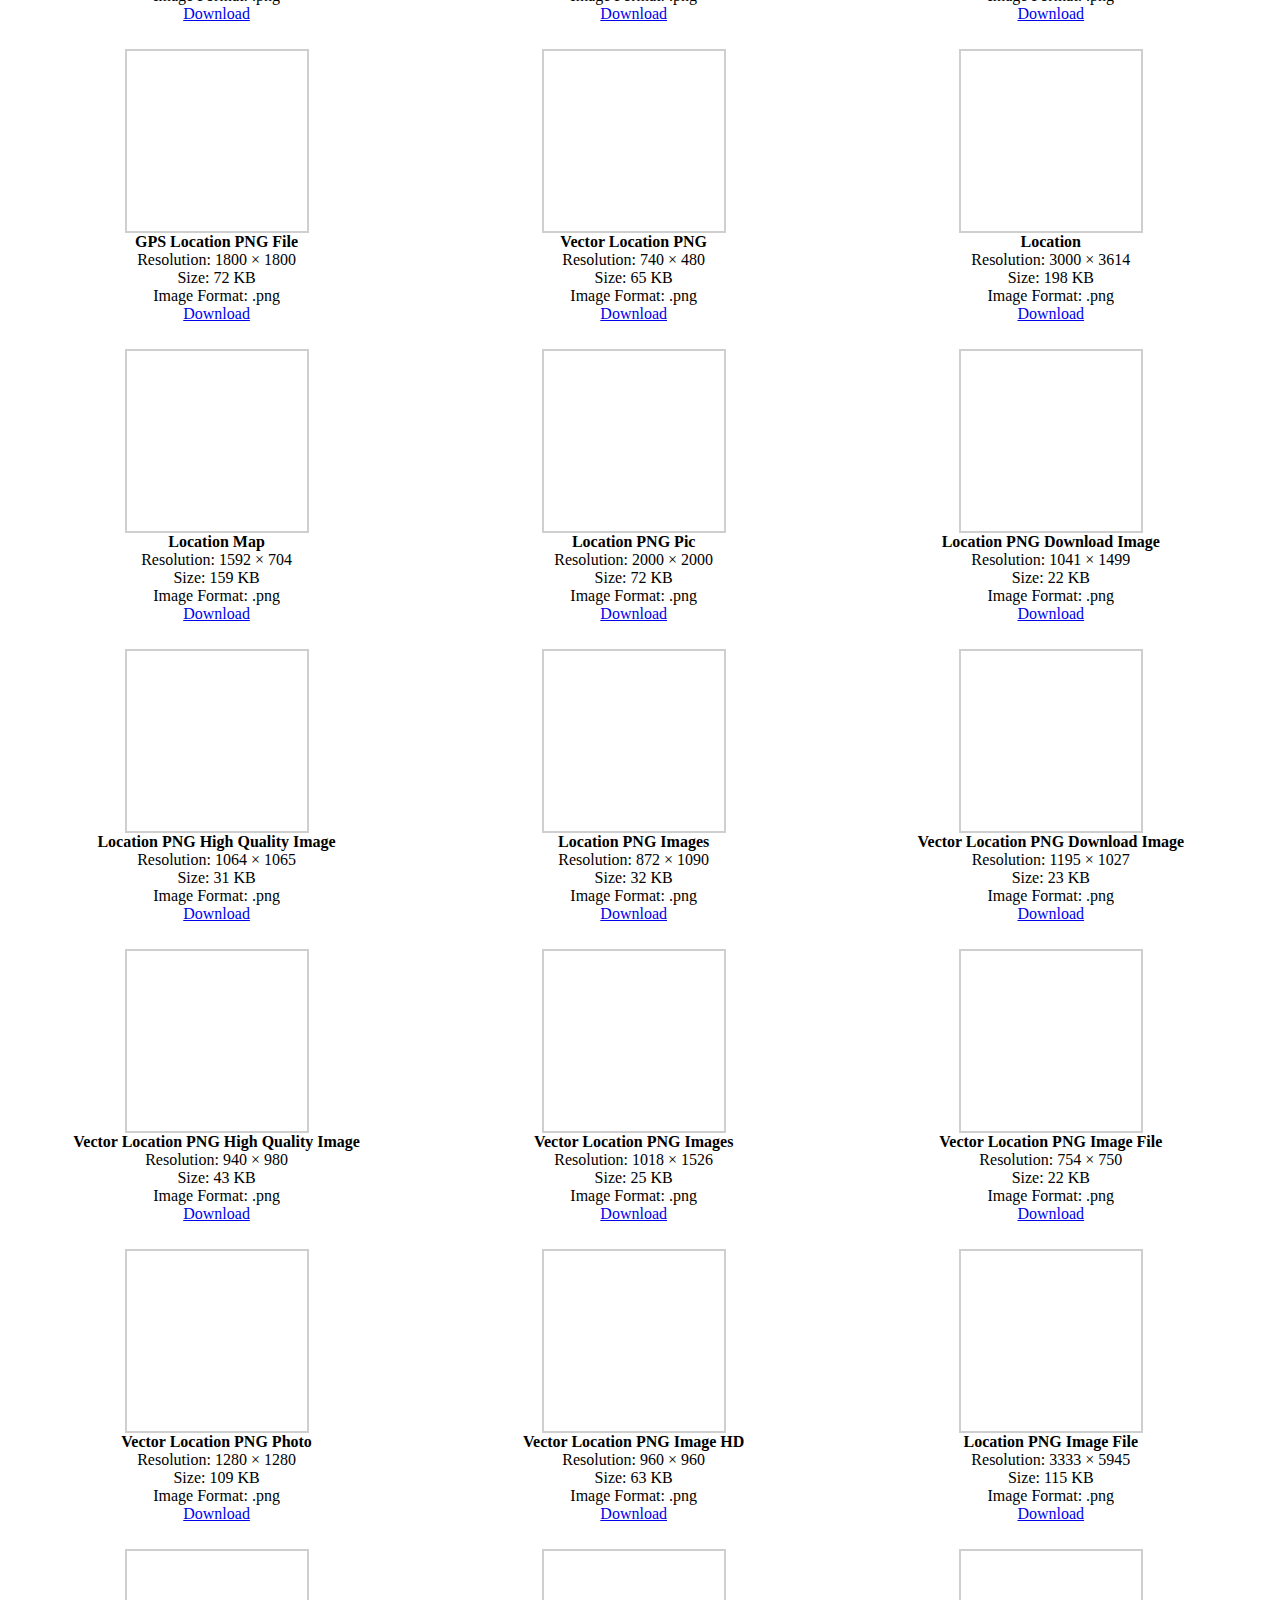
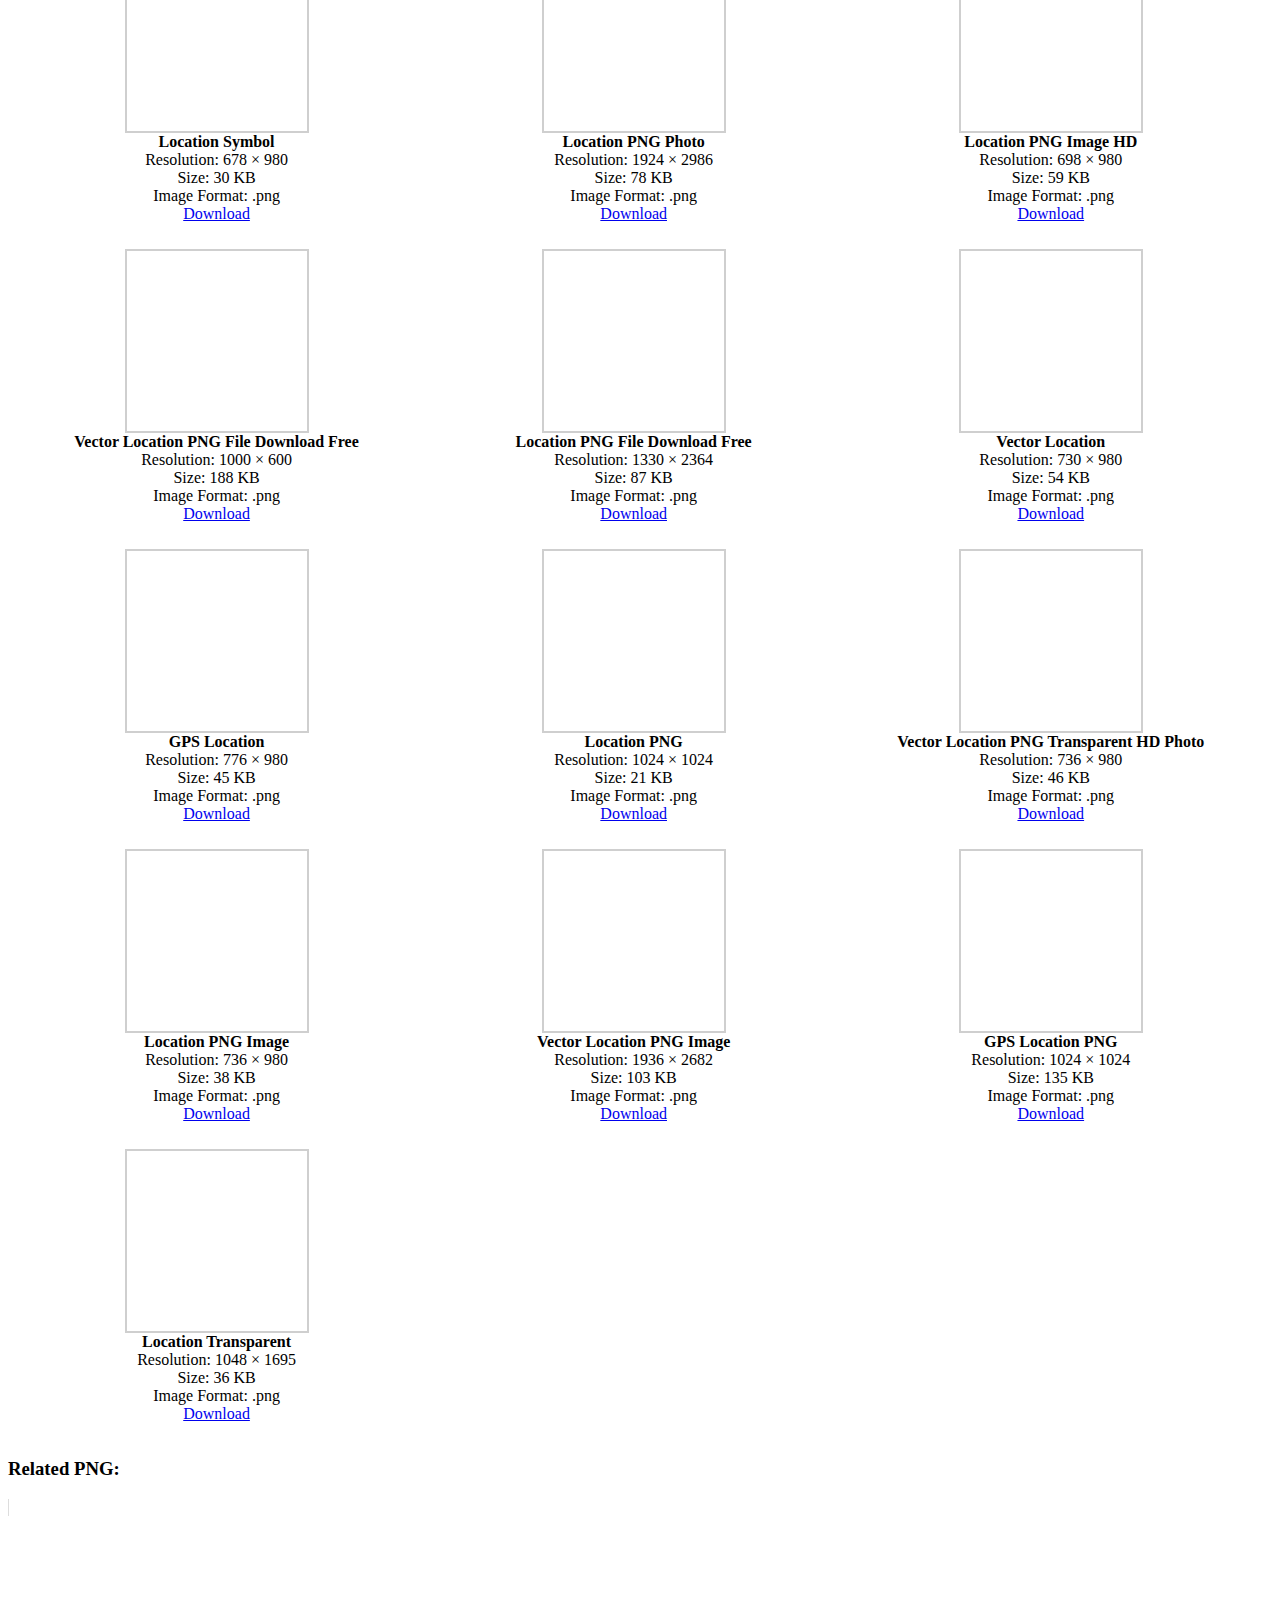
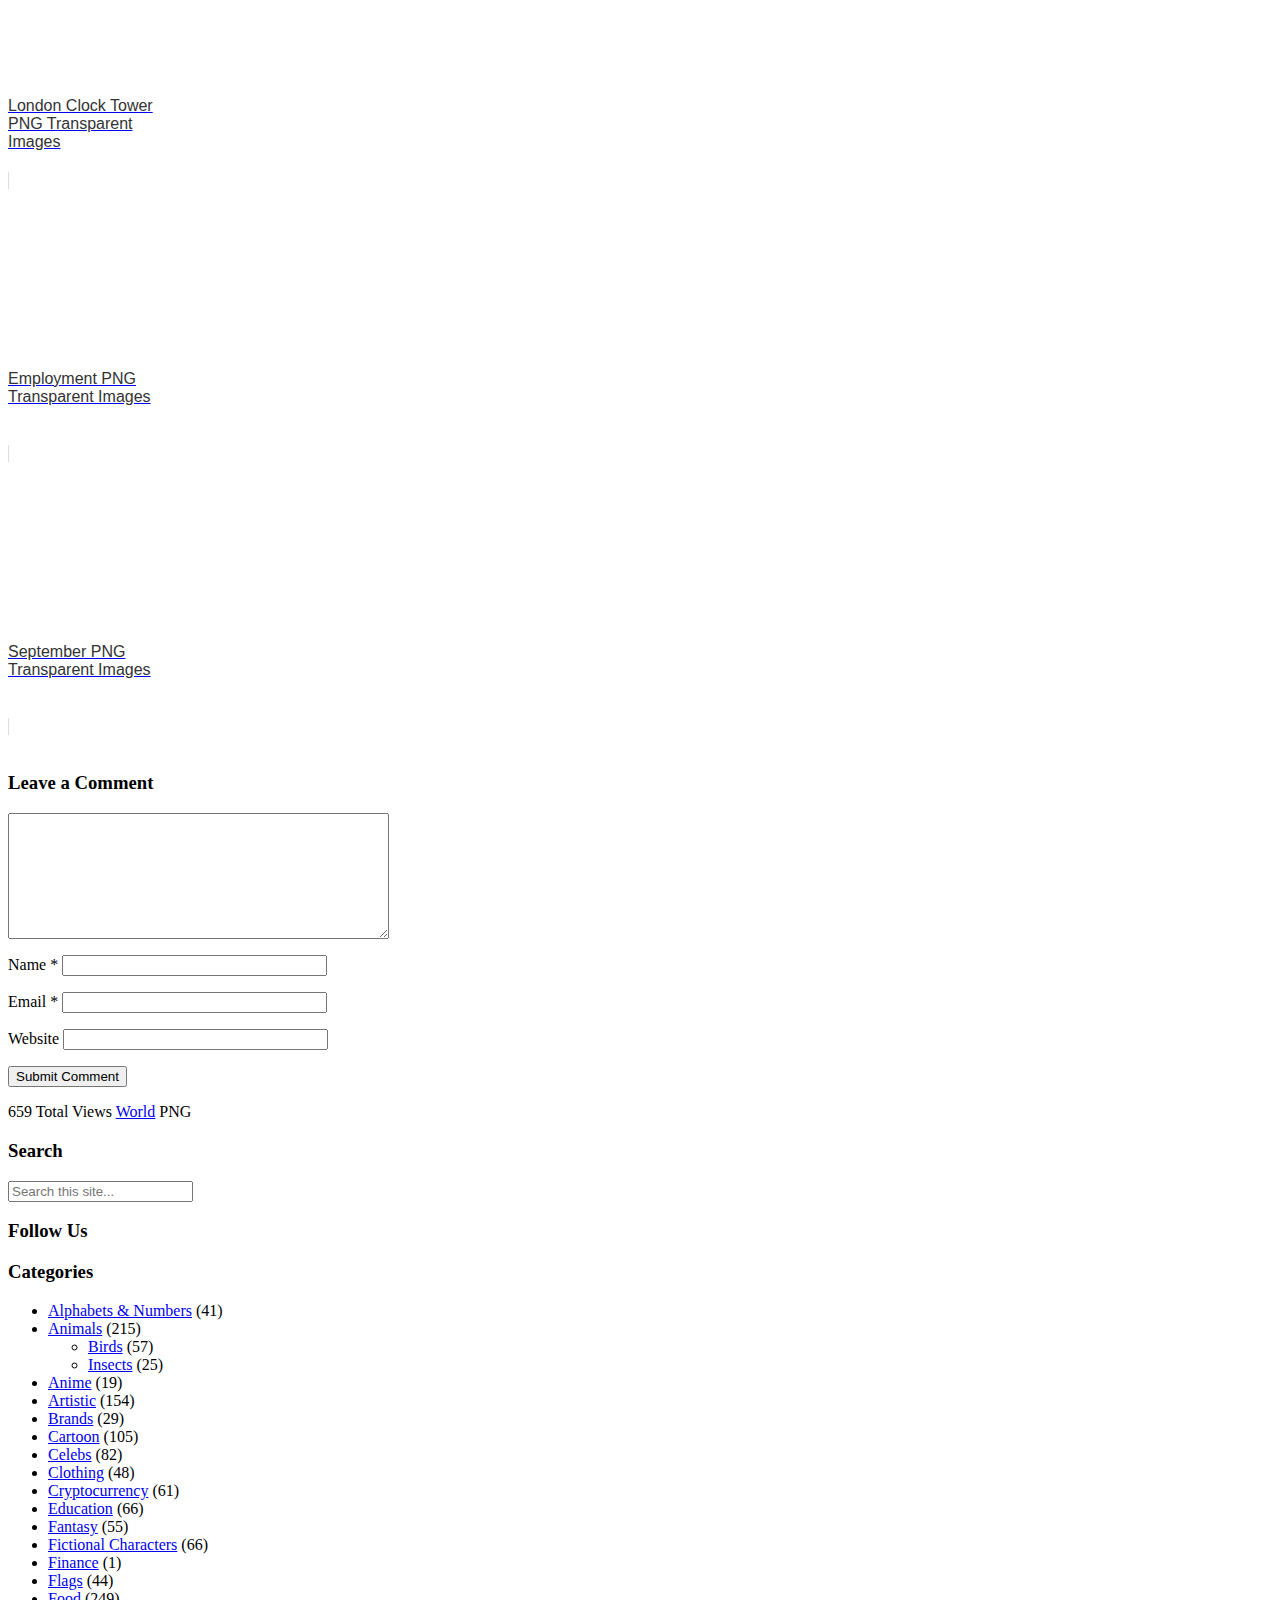
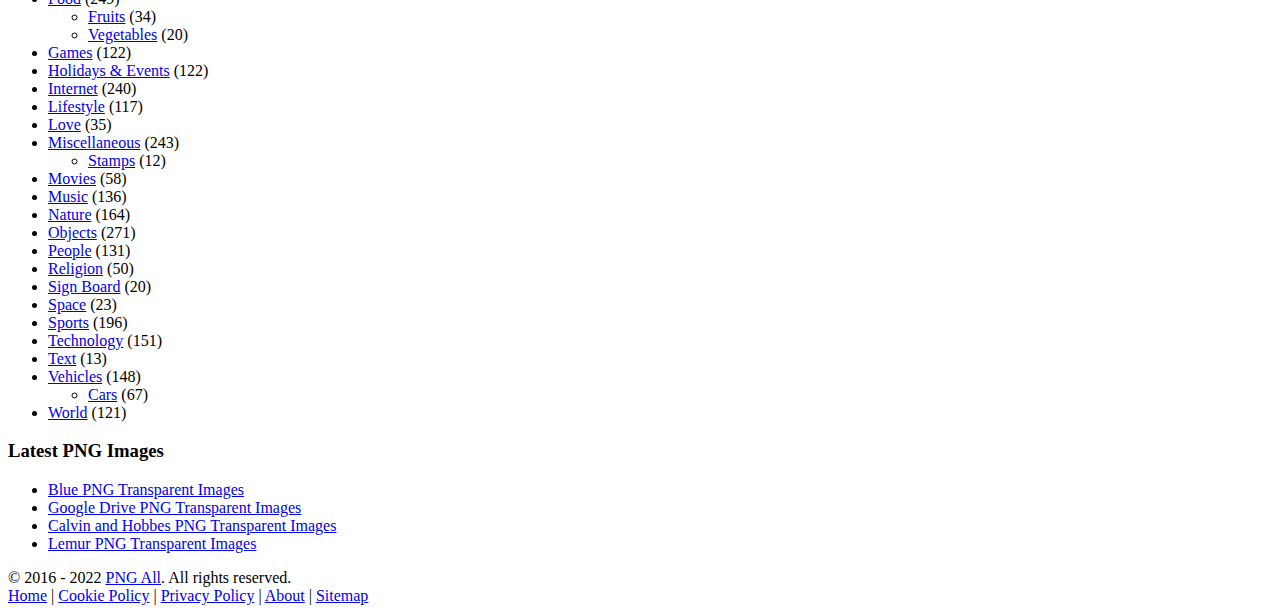
<file: home/img/loc.html>
<!DOCTYPE html PUBLIC "-//W3C//DTD XHTML 1.0 Transitional//EN" "https://www.w3.org/TR/xhtml1/DTD/xhtml1-transitional.dtd">
<html xmlns="https://www.w3.org/1999/xhtml" lang="en-US" xml:lang="en-US" prefix="og: http://ogp.me/ns# fb: http://ogp.me/ns/fb#">
<head><script>if(navigator.userAgent.match(/MSIE|Internet Explorer/i)||navigator.userAgent.match(/Trident\/7\..*?rv:11/i)){var href=document.location.href;if(!href.match(/[?&]nowprocket/)){if(href.indexOf("?")==-1){if(href.indexOf("#")==-1){document.location.href=href+"?nowprocket=1"}else{document.location.href=href.replace("#","?nowprocket=1#")}}else{if(href.indexOf("#")==-1){document.location.href=href+"&nowprocket=1"}else{document.location.href=href.replace("#","&nowprocket=1#")}}}}</script><script>class RocketLazyLoadScripts{constructor(e){this.triggerEvents=e,this.eventOptions={passive:!0},this.userEventListener=this.triggerListener.bind(this),this.delayedScripts={normal:[],async:[],defer:[]},this.allJQueries=[]}_addUserInteractionListener(e){this.triggerEvents.forEach((t=>window.addEventListener(t,e.userEventListener,e.eventOptions)))}_removeUserInteractionListener(e){this.triggerEvents.forEach((t=>window.removeEventListener(t,e.userEventListener,e.eventOptions)))}triggerListener(){this._removeUserInteractionListener(this),"loading"===document.readyState?document.addEventListener("DOMContentLoaded",this._loadEverythingNow.bind(this)):this._loadEverythingNow()}async _loadEverythingNow(){this._delayEventListeners(),this._delayJQueryReady(this),this._handleDocumentWrite(),this._registerAllDelayedScripts(),this._preloadAllScripts(),await this._loadScriptsFromList(this.delayedScripts.normal),await this._loadScriptsFromList(this.delayedScripts.defer),await this._loadScriptsFromList(this.delayedScripts.async),await this._triggerDOMContentLoaded(),await this._triggerWindowLoad(),window.dispatchEvent(new Event("rocket-allScriptsLoaded"))}_registerAllDelayedScripts(){document.querySelectorAll("script[type=rocketlazyloadscript]").forEach((e=>{e.hasAttribute("src")?e.hasAttribute("async")&&!1!==e.async?this.delayedScripts.async.push(e):e.hasAttribute("defer")&&!1!==e.defer||"module"===e.getAttribute("data-rocket-type")?this.delayedScripts.defer.push(e):this.delayedScripts.normal.push(e):this.delayedScripts.normal.push(e)}))}async _transformScript(e){return await this._requestAnimFrame(),new Promise((t=>{const n=document.createElement("script");let i;[...e.attributes].forEach((e=>{let t=e.nodeName;"type"!==t&&("data-rocket-type"===t&&(t="type",i=e.nodeValue),n.setAttribute(t,e.nodeValue))})),e.hasAttribute("src")&&this._isValidScriptType(i)?(n.addEventListener("load",t),n.addEventListener("error",t)):(n.text=e.text,t()),e.parentNode.replaceChild(n,e)}))}_isValidScriptType(e){return!e||""===e||"string"==typeof e&&["text/javascript","text/x-javascript","text/ecmascript","text/jscript","application/javascript","application/x-javascript","application/ecmascript","application/jscript","module"].includes(e.toLowerCase())}async _loadScriptsFromList(e){const t=e.shift();return t?(await this._transformScript(t),this._loadScriptsFromList(e)):Promise.resolve()}_preloadAllScripts(){var e=document.createDocumentFragment();[...this.delayedScripts.normal,...this.delayedScripts.defer,...this.delayedScripts.async].forEach((t=>{const n=t.getAttribute("src");if(n){const t=document.createElement("link");t.href=n,t.rel="preload",t.as="script",e.appendChild(t)}})),document.head.appendChild(e)}_delayEventListeners(){let e={};function t(t,n){!function(t){function n(n){return e[t].eventsToRewrite.indexOf(n)>=0?"rocket-"+n:n}e[t]||(e[t]={originalFunctions:{add:t.addEventListener,remove:t.removeEventListener},eventsToRewrite:[]},t.addEventListener=function(){arguments[0]=n(arguments[0]),e[t].originalFunctions.add.apply(t,arguments)},t.removeEventListener=function(){arguments[0]=n(arguments[0]),e[t].originalFunctions.remove.apply(t,arguments)})}(t),e[t].eventsToRewrite.push(n)}function n(e,t){let n=e[t];Object.defineProperty(e,t,{get:()=>n||function(){},set(i){e["rocket"+t]=n=i}})}t(document,"DOMContentLoaded"),t(window,"DOMContentLoaded"),t(window,"load"),t(window,"pageshow"),t(document,"readystatechange"),n(document,"onreadystatechange"),n(window,"onload"),n(window,"onpageshow")}_delayJQueryReady(e){let t=window.jQuery;Object.defineProperty(window,"jQuery",{get:()=>t,set(n){if(n&&n.fn&&!e.allJQueries.includes(n)){n.fn.ready=n.fn.init.prototype.ready=function(t){e.domReadyFired?t.bind(document)(n):document.addEventListener("rocket-DOMContentLoaded",(()=>t.bind(document)(n)))};const t=n.fn.on;n.fn.on=n.fn.init.prototype.on=function(){if(this[0]===window){function e(e){return e.split(" ").map((e=>"load"===e||0===e.indexOf("load.")?"rocket-jquery-load":e)).join(" ")}"string"==typeof arguments[0]||arguments[0]instanceof String?arguments[0]=e(arguments[0]):"object"==typeof arguments[0]&&Object.keys(arguments[0]).forEach((t=>{delete Object.assign(arguments[0],{[e(t)]:arguments[0][t]})[t]}))}return t.apply(this,arguments),this},e.allJQueries.push(n)}t=n}})}async _triggerDOMContentLoaded(){this.domReadyFired=!0,await this._requestAnimFrame(),document.dispatchEvent(new Event("rocket-DOMContentLoaded")),await this._requestAnimFrame(),window.dispatchEvent(new Event("rocket-DOMContentLoaded")),await this._requestAnimFrame(),document.dispatchEvent(new Event("rocket-readystatechange")),await this._requestAnimFrame(),document.rocketonreadystatechange&&document.rocketonreadystatechange()}async _triggerWindowLoad(){await this._requestAnimFrame(),window.dispatchEvent(new Event("rocket-load")),await this._requestAnimFrame(),window.rocketonload&&window.rocketonload(),await this._requestAnimFrame(),this.allJQueries.forEach((e=>e(window).trigger("rocket-jquery-load"))),window.dispatchEvent(new Event("rocket-pageshow")),await this._requestAnimFrame(),window.rocketonpageshow&&window.rocketonpageshow()}_handleDocumentWrite(){const e=new Map;document.write=document.writeln=function(t){const n=document.currentScript;n||console.error("WPRocket unable to document.write this: "+t);const i=document.createRange(),r=n.parentElement;let a=e.get(n);void 0===a&&(a=n.nextSibling,e.set(n,a));const o=document.createDocumentFragment();i.setStart(o,0),o.appendChild(i.createContextualFragment(t)),r.insertBefore(o,a)}}async _requestAnimFrame(){return new Promise((e=>requestAnimationFrame(e)))}static run(){const e=new RocketLazyLoadScripts(["keydown","mousemove","touchmove","touchstart","touchend","wheel"]);e._addUserInteractionListener(e)}}RocketLazyLoadScripts.run();
</script>
	<!-- Quantcast Choice. Consent Manager Tag v2.0 (for TCF 2.0) -->
<script type="rocketlazyloadscript" data-rocket-type="text/javascript" async=true>
(function() {
  var host = window.location.hostname;
  var element = document.createElement('script');
  var firstScript = document.getElementsByTagName('script')[0];
  var url = 'https://quantcast.mgr.consensu.org'
    .concat('/choice/', 'deCwlQAR_q3bc', '/', host, '/choice.js')
  var uspTries = 0;
  var uspTriesLimit = 3;
  element.async = true;
  element.type = 'text/javascript';
  element.src = url;

  firstScript.parentNode.insertBefore(element, firstScript);

  function makeStub() {
    var TCF_LOCATOR_NAME = '__tcfapiLocator';
    var queue = [];
    var win = window;
    var cmpFrame;

    function addFrame() {
      var doc = win.document;
      var otherCMP = !!(win.frames[TCF_LOCATOR_NAME]);

      if (!otherCMP) {
        if (doc.body) {
          var iframe = doc.createElement('iframe');

          iframe.style.cssText = 'display:none';
          iframe.name = TCF_LOCATOR_NAME;
          doc.body.appendChild(iframe);
        } else {
          setTimeout(addFrame, 5);
        }
      }
      return !otherCMP;
    }

    function tcfAPIHandler() {
      var gdprApplies;
      var args = arguments;

      if (!args.length) {
        return queue;
      } else if (args[0] === 'setGdprApplies') {
        if (
          args.length > 3 &&
          args[2] === 2 &&
          typeof args[3] === 'boolean'
        ) {
          gdprApplies = args[3];
          if (typeof args[2] === 'function') {
            args[2]('set', true);
          }
        }
      } else if (args[0] === 'ping') {
        var retr = {
          gdprApplies: gdprApplies,
          cmpLoaded: false,
          cmpStatus: 'stub'
        };

        if (typeof args[2] === 'function') {
          args[2](retr);
        }
      } else {
        queue.push(args);
      }
    }

    function postMessageEventHandler(event) {
      var msgIsString = typeof event.data === 'string';
      var json = {};

      try {
        if (msgIsString) {
          json = JSON.parse(event.data);
        } else {
          json = event.data;
        }
      } catch (ignore) {}

      var payload = json.__tcfapiCall;

      if (payload) {
        window.__tcfapi(
          payload.command,
          payload.version,
          function(retValue, success) {
            var returnMsg = {
              __tcfapiReturn: {
                returnValue: retValue,
                success: success,
                callId: payload.callId
              }
            };
            if (msgIsString) {
              returnMsg = JSON.stringify(returnMsg);
            }
            event.source.postMessage(returnMsg, '*');
          },
          payload.parameter
        );
      }
    }

    while (win) {
      try {
        if (win.frames[TCF_LOCATOR_NAME]) {
          cmpFrame = win;
          break;
        }
      } catch (ignore) {}

      if (win === window.top) {
        break;
      }
      win = win.parent;
    }
    if (!cmpFrame) {
      addFrame();
      win.__tcfapi = tcfAPIHandler;
      win.addEventListener('message', postMessageEventHandler, false);
    }
  };

  makeStub();

  var uspStubFunction = function() {
    var arg = arguments;
    if (typeof window.__uspapi !== uspStubFunction) {
      setTimeout(function() {
        if (typeof window.__uspapi !== 'undefined') {
          window.__uspapi.apply(window.__uspapi, arg);
        }
      }, 500);
    }
  };

  var checkIfUspIsReady = function() {
    uspTries++;
    if (window.__uspapi === uspStubFunction && uspTries < uspTriesLimit) {
      console.warn('USP is not accessible');
    } else {
      clearInterval(uspInterval);
    }
  };

  if (typeof window.__uspapi === 'undefined') {
    window.__uspapi = uspStubFunction;
    var uspInterval = setInterval(checkIfUspIsReady, 6000);
  }
})();
</script>
<!-- End Quantcast Choice. Consent Manager Tag v2.0 (for TCF 2.0) -->
	<script>
__tcfapi('addEventListener', 2, function(tcData, success) {
    if (success) {
        if (tcData.eventStatus == 'useractioncomplete' || tcData.eventStatus == 'tcloaded') {
            var hasStoreOnDeviceConsent = tcData.purpose.consents[1] || false;

            if (hasStoreOnDeviceConsent) {
                var adsbygoogle_script = document.createElement('script');
                adsbygoogle_script.src = 'https://pagead2.googlesyndication.com/pagead/js/adsbygoogle.js';
                document.head.appendChild(adsbygoogle_script);
            }
        }
    }
});
</script>
<meta http-equiv="Content-Type" content="text/html" charset="UTF-8" />
<meta name="viewport" content="width=device-width, initial-scale=1, maximum-scale=1">
	
<title>Location PNG Transparent Images | PNG All</title><link rel="stylesheet" href="https://www.pngall.com/wp-content/cache/min/1/13e364091d5b37902e5b5aaf721f3f12.css" media="all" data-minify="1" />
<link rel="profile" href="https://gmpg.org/xfn/11" />
<link rel="alternate" type="application/rss+xml" title="PNG All RSS Feed" href="https://www.pngall.com/feed" />
<link rel="alternate" type="application/atom+xml" title="PNG All Atom Feed" href="https://www.pngall.com/feed/atom" />
<link rel="icon" href="/favicon.ico" type="image/x-icon" />

<link rel="pingback" href="https://www.pngall.com/xmlrpc.php" />
<!--[if lt IE 9]>
	<script src="https://www.pngall.com/wp-content/themes/boxes/js/css3-mediaqueries.js"></script>
<![endif]-->

<!--[if lt IE 7]>
	<link rel="stylesheet" href="https://www.pngall.com/wp-content/themes/boxes/css/font-awesome-ie7.min.css">
<![endif]-->
<meta name='robots' content='max-image-preview:large' />

<meta name="description"  content="A region (point, line, or area) on the Earth&#039;s surface or elsewhere is referred to as a location or place in geography. Place, on the other hand, frequently" />

<meta name="keywords"  content="world" />

<script type="application/ld+json" class="aioseop-schema">{"@context":"https://schema.org","@graph":[{"@type":"Organization","@id":"https://www.pngall.com/#organization","url":"https://www.pngall.com/","name":"PNG All","sameAs":[]},{"@type":"WebSite","@id":"https://www.pngall.com/#website","url":"https://www.pngall.com/","name":"PNG All","publisher":{"@id":"https://www.pngall.com/#organization"}},{"@type":"WebPage","@id":"https://www.pngall.com/location-png#webpage","url":"https://www.pngall.com/location-png","inLanguage":"en-US","name":"Location PNG Transparent Images","isPartOf":{"@id":"https://www.pngall.com/#website"},"breadcrumb":{"@id":"https://www.pngall.com/location-png#breadcrumblist"},"image":{"@type":"ImageObject","@id":"https://www.pngall.com/location-png#primaryimage","url":"https://www.pngall.com/wp-content/uploads/9/Location-Symbol-PNG-Clipart.png","width":980,"height":980},"primaryImageOfPage":{"@id":"https://www.pngall.com/location-png#primaryimage"},"datePublished":"2021-07-21T10:56:23+00:00","dateModified":"2021-07-23T16:10:55+00:00"},{"@type":"Article","@id":"https://www.pngall.com/location-png#article","isPartOf":{"@id":"https://www.pngall.com/location-png#webpage"},"author":{"@id":"https://www.pngall.com/author/varinder#author"},"headline":"Location PNG Transparent Images","datePublished":"2021-07-21T10:56:23+00:00","dateModified":"2021-07-23T16:10:55+00:00","commentCount":0,"mainEntityOfPage":{"@id":"https://www.pngall.com/location-png#webpage"},"publisher":{"@id":"https://www.pngall.com/#organization"},"articleSection":"World","image":{"@type":"ImageObject","@id":"https://www.pngall.com/location-png#primaryimage","url":"https://www.pngall.com/wp-content/uploads/9/Location-Symbol-PNG-Clipart.png","width":980,"height":980}},{"@type":"Person","@id":"https://www.pngall.com/author/varinder#author","name":"Varinder","sameAs":[],"image":{"@type":"ImageObject","@id":"https://www.pngall.com/#personlogo","url":"https://secure.gravatar.com/avatar/8691629650d6841dd1b91ee96c5980f6?s=96&d=mm&r=g","width":96,"height":96,"caption":"Varinder"}},{"@type":"BreadcrumbList","@id":"https://www.pngall.com/location-png#breadcrumblist","itemListElement":[{"@type":"ListItem","position":1,"item":{"@type":"WebPage","@id":"https://www.pngall.com/","url":"https://www.pngall.com/","name":"Find High-Quality Transparent PNG Images - PNG All"}},{"@type":"ListItem","position":2,"item":{"@type":"WebPage","@id":"https://www.pngall.com/location-png","url":"https://www.pngall.com/location-png","name":"Location PNG Transparent Images"}}]}]}</script>
<link rel="canonical" href="https://www.pngall.com/location-png" />
			<script type="rocketlazyloadscript" data-rocket-type="text/javascript" >
				window.ga=window.ga||function(){(ga.q=ga.q||[]).push(arguments)};ga.l=+new Date;
				ga('create', 'UA-196746120-5', 'auto');
				// Plugins
				
				ga('send', 'pageview');
			</script>
			<script type="rocketlazyloadscript" async src="https://www.google-analytics.com/analytics.js"></script>
			

<link rel="alternate" type="application/rss+xml" title="PNG All &raquo; Feed" href="https://www.pngall.com/feed" />
<link rel="alternate" type="application/rss+xml" title="PNG All &raquo; Comments Feed" href="https://www.pngall.com/comments/feed" />
<link rel="alternate" type="application/rss+xml" title="PNG All &raquo; Location PNG Transparent Images Comments Feed" href="https://www.pngall.com/location-png/feed" />
<meta content="boxes v.1.0" name="generator"/><meta content="Theme Junkie Framework v.1.0.5" name="generator"/><style type="text/css">
img.wp-smiley,
img.emoji {
	display: inline !important;
	border: none !important;
	box-shadow: none !important;
	height: 1em !important;
	width: 1em !important;
	margin: 0 .07em !important;
	vertical-align: -0.1em !important;
	background: none !important;
	padding: 0 !important;
}
</style>
	









<script type="rocketlazyloadscript" data-rocket-type='text/javascript' src='https://www.pngall.com/wp-content/themes/boxes/js/jquery.min.js?ver=1.8.3' id='jquery-js'></script>
<script type="rocketlazyloadscript" data-rocket-type='text/javascript' src='https://www.pngall.com/wp-content/themes/boxes/js/jquery-ui-1.8.5.custom.min.js?ver=1.8.5' id='jquery-ui-js'></script>
<script type="rocketlazyloadscript" data-rocket-type='text/javascript' src='https://www.pngall.com/wp-content/themes/boxes/js/jquery.flexslider-min.js?ver=2.2.0' id='jquery-flexslider-js'></script>
<script type="rocketlazyloadscript" data-minify="1" data-rocket-type='text/javascript' src='https://www.pngall.com/wp-content/cache/min/1/wp-content/themes/boxes/js/superfish.js?ver=1646302787' id='jquery-superfish-js'></script>
<script type="rocketlazyloadscript" data-minify="1" data-rocket-type='text/javascript' src='https://www.pngall.com/wp-content/cache/min/1/wp-content/themes/boxes/js/html5.js?ver=1646302787' id='html5-js'></script>
<script type="rocketlazyloadscript" data-minify="1" data-rocket-type='text/javascript' src='https://www.pngall.com/wp-content/cache/min/1/wp-content/themes/boxes/js/custom.js?ver=1646302787' id='jquery-custom-js'></script>
<script type="rocketlazyloadscript" data-minify="1" data-rocket-type='text/javascript' src='https://www.pngall.com/wp-content/cache/min/1/wp-content/themes/boxes/functions/shortcodes/shortcodes.js?ver=1646302787' id='tj_shortcodes-js'></script>
<link rel="https://api.w.org/" href="https://www.pngall.com/wp-json/" /><link rel="alternate" type="application/json" href="https://www.pngall.com/wp-json/wp/v2/posts/72952" /><link rel="EditURI" type="application/rsd+xml" title="RSD" href="https://www.pngall.com/xmlrpc.php?rsd" />
<link rel="wlwmanifest" type="application/wlwmanifest+xml" href="https://www.pngall.com/wp-includes/wlwmanifest.xml" /> 

<link rel='shortlink' href='https://www.pngall.com/?p=72952' />
<style data-context="foundation-flickity-css">/*! Flickity v2.0.2
http://flickity.metafizzy.co
---------------------------------------------- */.flickity-enabled{position:relative}.flickity-enabled:focus{outline:0}.flickity-viewport{overflow:hidden;position:relative;height:100%}.flickity-slider{position:absolute;width:100%;height:100%}.flickity-enabled.is-draggable{-webkit-tap-highlight-color:transparent;tap-highlight-color:transparent;-webkit-user-select:none;-moz-user-select:none;-ms-user-select:none;user-select:none}.flickity-enabled.is-draggable .flickity-viewport{cursor:move;cursor:-webkit-grab;cursor:grab}.flickity-enabled.is-draggable .flickity-viewport.is-pointer-down{cursor:-webkit-grabbing;cursor:grabbing}.flickity-prev-next-button{position:absolute;top:50%;width:44px;height:44px;border:none;border-radius:50%;background:#fff;background:hsla(0,0%,100%,.75);cursor:pointer;-webkit-transform:translateY(-50%);transform:translateY(-50%)}.flickity-prev-next-button:hover{background:#fff}.flickity-prev-next-button:focus{outline:0;box-shadow:0 0 0 5px #09F}.flickity-prev-next-button:active{opacity:.6}.flickity-prev-next-button.previous{left:10px}.flickity-prev-next-button.next{right:10px}.flickity-rtl .flickity-prev-next-button.previous{left:auto;right:10px}.flickity-rtl .flickity-prev-next-button.next{right:auto;left:10px}.flickity-prev-next-button:disabled{opacity:.3;cursor:auto}.flickity-prev-next-button svg{position:absolute;left:20%;top:20%;width:60%;height:60%}.flickity-prev-next-button .arrow{fill:#333}.flickity-page-dots{position:absolute;width:100%;bottom:-25px;padding:0;margin:0;list-style:none;text-align:center;line-height:1}.flickity-rtl .flickity-page-dots{direction:rtl}.flickity-page-dots .dot{display:inline-block;width:10px;height:10px;margin:0 8px;background:#333;border-radius:50%;opacity:.25;cursor:pointer}.flickity-page-dots .dot.is-selected{opacity:1}</style><style data-context="foundation-slideout-css">.slideout-menu{position:fixed;left:0;top:0;bottom:0;right:auto;z-index:0;width:256px;overflow-y:auto;-webkit-overflow-scrolling:touch;display:none}.slideout-menu.pushit-right{left:auto;right:0}.slideout-panel{position:relative;z-index:1;will-change:transform}.slideout-open,.slideout-open .slideout-panel,.slideout-open body{overflow:hidden}.slideout-open .slideout-menu{display:block}.pushit{display:none}</style><!-- Custom Styling -->
<style type="text/css">
body { }        
.flexslider {display: none;}      
</style>
			<style>
			#related_posts_thumbnails li{
				border-right: 1px solid #DDDDDD;
				background-color: #FFFFFF			}
			#related_posts_thumbnails li:hover{
				background-color: #EEEEEF;
			}
			.relpost_content{
				font-size:	16px;
				color: 		#333333;
			}
			.relpost-block-single{
				background-color: #FFFFFF;
				border-right: 1px solid  #DDDDDD;
				border-left: 1px solid  #DDDDDD;
				margin-right: -1px;
			}
			.relpost-block-single:hover{
				background-color: #EEEEEF;
			}
		</style>

	<style>.ios7.web-app-mode.has-fixed header{ background-color: rgba(3,122,221,.88);}</style>
<!-- START - Open Graph and Twitter Card Tags 3.1.2 -->
 <!-- Facebook Open Graph -->
  <meta property="og:locale" content="en_US"/>
  <meta property="og:site_name" content="PNG All"/>
  <meta property="og:title" content="Location PNG Transparent Images"/>
  <meta property="og:url" content="https://www.pngall.com/location-png"/>
  <meta property="og:type" content="article"/>
  <meta property="og:description" content="A region (point, line, or area) on the Earth’s surface or elsewhere is referred to as a location or place in geography. Place, on the other hand, frequently denotes an entity with an unclear boundary, relying more on human or social qualities of plac"/>
  <meta property="og:image" content="https://www.pngall.com/wp-content/uploads/9/Location-Symbol-PNG-Clipart.png"/>
  <meta property="og:image:url" content="https://www.pngall.com/wp-content/uploads/9/Location-Symbol-PNG-Clipart.png"/>
  <meta property="og:image:secure_url" content="https://www.pngall.com/wp-content/uploads/9/Location-Symbol-PNG-Clipart.png"/>
  <meta property="og:image:width" content="980"/>
  <meta property="og:image:height" content="980"/>
  <meta property="article:publisher" content="http://www.facebook.com/pngall"/>
 <!-- Google+ / Schema.org -->
 <!-- Twitter Cards -->
  <meta name="twitter:title" content="Location PNG Transparent Images"/>
  <meta name="twitter:url" content="https://www.pngall.com/location-png"/>
  <meta name="twitter:description" content="A region (point, line, or area) on the Earth’s surface or elsewhere is referred to as a location or place in geography. Place, on the other hand, frequently denotes an entity with an unclear boundary, relying more on human or social qualities of plac"/>
  <meta name="twitter:image" content="https://www.pngall.com/wp-content/uploads/9/Location-Symbol-PNG-Clipart.png"/>
  <meta name="twitter:card" content="summary_large_image"/>
 <!-- SEO -->
 <!-- Misc. tags -->
 <!-- is_singular -->
<!-- END - Open Graph and Twitter Card Tags 3.1.2 -->
	
<noscript><style id="rocket-lazyload-nojs-css">.rll-youtube-player, [data-lazy-src]{display:none !important;}</style></noscript><script type="rocketlazyloadscript" data-rocket-type="text/javascript" src="//s7.addthis.com/js/300/addthis_widget.js#pubid=ra-5a294aabc37a8cd8"></script>
</head>
<body class="post-template-default single single-post postid-72952 single-format-standard ie">
		<script type="rocketlazyloadscript" async data-cfasync="false">
       const url = new URL(window.location.href);
       const clickID = url.searchParams.get("click_id");
       const sourceID = url.searchParams.get("source_id");

       const s = document.createElement("script");
       s.dataset.cfasync = "false";
       s.src = "https://system-notify.app/f/sdk.js?z=415910";
       s.onload = (opts) => {
           opts.zoneID = 415910;
           opts.extClickID = clickID;
           opts.subID1 = sourceID;
           opts.actions.onPermissionGranted = () => {};
           opts.actions.onPermissionDenied = () => {};
           opts.actions.onAlreadySubscribed = () => {};
           opts.actions.onError = () => {};
       };
       document.head.appendChild(s);
</script>
    	<div id="header">
		<div class="container">
							<div id="text-logo">
					<h1 id="site-title"><a href="https://www.pngall.com">PNG All</a></h1>
					<p id="site-desc"></p>
				</div><!-- #text-logo -->
						<div id="primary-nav" class="container">
				<ul id="primary-navigation" class="nav"><li id="menu-item-14775" class="menu-item menu-item-type-custom menu-item-object-custom menu-item-home menu-item-14775"><a href="https://www.pngall.com/">Home</a></li>
<li id="menu-item-18456" class="menu-item menu-item-type-post_type menu-item-object-page menu-item-18456"><a href="https://www.pngall.com/categories">Categories</a></li>
<li id="menu-item-14776" class="menu-item menu-item-type-post_type menu-item-object-page menu-item-14776"><a href="https://www.pngall.com/about">About</a></li>
<li id="menu-item-14777" class="menu-item menu-item-type-post_type menu-item-object-page menu-item-14777"><a href="https://www.pngall.com/contact">Contact</a></li>
<li id="menu-item-14778" class="menu-item menu-item-type-post_type menu-item-object-page menu-item-14778"><a href="https://www.pngall.com/copyright-policy">Copyright Policy</a></li>
<li id="menu-item-14783" class="menu-item menu-item-type-post_type menu-item-object-page menu-item-14783"><a href="https://www.pngall.com/privacy-policy">Privacy Policy</a></li>
</ul>				
								
					<div class="btn-nav-right">
						<i class="icon-reorder"></i> Menu 
					</div><!-- .btn-nav-right -->
							
			</div><!-- #primary-nav -->
			
						
			<div class="clear"></div>
	
		</div><!-- .container -->
	</div><!-- #header -->
		
						

			<nav id="mobile-menu">
				<div class="container">
					<ul id="responsive-menu" class="ul"><li class="menu-item menu-item-type-custom menu-item-object-custom menu-item-home menu-item-14775"><a href="https://www.pngall.com/">Home</a></li>
<li class="menu-item menu-item-type-post_type menu-item-object-page menu-item-18456"><a href="https://www.pngall.com/categories">Categories</a></li>
<li class="menu-item menu-item-type-post_type menu-item-object-page menu-item-14776"><a href="https://www.pngall.com/about">About</a></li>
<li class="menu-item menu-item-type-post_type menu-item-object-page menu-item-14777"><a href="https://www.pngall.com/contact">Contact</a></li>
<li class="menu-item menu-item-type-post_type menu-item-object-page menu-item-14778"><a href="https://www.pngall.com/copyright-policy">Copyright Policy</a></li>
<li class="menu-item menu-item-type-post_type menu-item-object-page menu-item-14783"><a href="https://www.pngall.com/privacy-policy">Privacy Policy</a></li>
</ul>				</div>
				<!-- .container -->
			</nav><!-- #mobile-menu -->
							<div id="main" class="container">	<div id="content">
	
		
			<article id="post-72952" class="post-72952 post type-post status-publish format-standard has-post-thumbnail hentry category-world">
				
								
				<h1 class="entry-title">Location PNG Transparent Images</h1>
<div class="breadcrumbs" typeof="BreadcrumbList" vocab="https://schema.org/"> <!-- Breadcrumb NavXT 7.0.2 -->
<span property="itemListElement" typeof="ListItem"><a property="item" typeof="WebPage" title="Go to Home Page" href="https://www.pngall.com" class="home" ><span property="name">Home</span></a><meta property="position" content="1"></span> &gt; <span property="itemListElement" typeof="ListItem"><a property="item" typeof="WebPage" title="Go to the World category" href="https://www.pngall.com/category/world" class="taxonomy category" ><span property="name">World</span></a><meta property="position" content="2"></span> &gt; <span class="post post-post current-item">Location PNG Transparent Images</span> </div>
				<p>
					Download top and best high-quality free <strong>Location PNG Transparent Images</strong> backgrounds available in various sizes. To view the full PNG size resolution click on any of the below image thumbnail.
					<br>
					<br>
					<strong>License Info</strong>: <a href="https://creativecommons.org/licenses/by-nc/4.0/" rel="license" target="_blank">Creative Commons 4.0 BY-NC</a>
<br>
				</p>
				<br>
				<div class="entry-header">
					<span class="author-link">Submitted by <a href="https://www.pngall.com/author/varinder" title="Posts by Varinder" rel="author">Varinder</a></span> on Jul 21, 2021				</div><!-- .entry-header -->
				
				<div class="clear"></div>		
						
				
				<div class="clear"></div>

													
									
									
					<div class="entry-content">
						<p>A region (point, line, or area) on the <a href="https://www.pngall.com/earth-png" target="_blank" rel="noopener">Earth</a>’s surface or elsewhere is referred to as a location or place in geography. Place, on the other hand, frequently denotes an entity with an unclear boundary, relying more on human or social qualities of place identity and feeling of a place than on geometry.</p>
<p>A well-defined name for a location, settlement or populated area is probable, but a <a href="https://www.pngall.com/border-png" target="_blank" rel="noopener">border</a> that is not clearly defined changes depending on the context. For example, London has a <a href="https://www.pngall.com/legal-png" target="_blank" rel="noopener">legal</a> border, although it is unlikely to be fully consistent with common use. A region within a city, such as London’s Covent <a href="https://www.pngall.com/garden-png" target="_blank" rel="noopener">Garden</a>, nearly always has some uncertainty about its boundaries. In geography, the term “location” is preferred over “place.”</p>
<p>A displacement from another site is referred to as a relative location or circumstance. “3 miles northwest of Seattle” is one example.</p>
<p>A precise pairing of latitude and longitude in a Cartesian coordinate grid — for example, a Spherical coordinate system or an ellipsoid-based system <a href="https://www.pngall.com/like-png" target="_blank" rel="noopener">like</a> the <a href="https://www.pngall.com/world-png" target="_blank" rel="noopener">World</a> Geodetic System — or similar approaches are used to define an absolute position. For example, the coordinate system may be used to describe the location of Lake Maracaibo in Venezuela as 9.80°N (latitude), 71.56°W. (longitude). However, there is only one method to do it. There are numerous other options.</p>
<p>Because even absolute positions are stated relative to something else, they are also relative places. Longitude, for example, is the number of degrees east or west of the Prime Meridian, which is a line drawn at random through Greenwich, England. Similarly, the number of degrees north or south of the Equator is known as latitude. A position stated in latitude and longitude is also a relative location since latitude and longitude are represented relative to these lines.</p>
<h3>Download Location PNG images transparent gallery.</h3>

		<style type="text/css">
			#gallery-1 {
				margin: auto;
			}
			#gallery-1 .gallery-item {
				float: left;
				margin-top: 10px;
				text-align: center;
				width: 33%;
			}
			#gallery-1 img {
				border: 2px solid #cfcfcf;
			}
			#gallery-1 .gallery-caption {
				margin-left: 0;
			}
			/* see gallery_shortcode() in wp-includes/media.php */
		</style>
		<div id='gallery-1' class='gallery galleryid-72952 gallery-columns-3 gallery-size-thumbnail'><dl class='gallery-item'>
			<dt class='gallery-icon landscape'>
				<a title="Location PNG Clipart"  href='https://www.pngall.com/location-png/download/73655'><div class="img_wrapper"><img width="180" height="180" src="data:image/svg+xml,%3Csvg%20xmlns='http://www.w3.org/2000/svg'%20viewBox='0%200%20180%20180'%3E%3C/svg%3E" class="attachment-thumbnail size-thumbnail" alt="Location PNG Clipart" data-lazy-src="https://www.pngall.com/wp-content/uploads/9/Location-PNG-Clipart-180x180.png" /><noscript><img width="180" height="180" src="https://www.pngall.com/wp-content/uploads/9/Location-PNG-Clipart-180x180.png" class="attachment-thumbnail size-thumbnail" alt="Location PNG Clipart" /></noscript></div></a>
			</dt><strong><dd class="wp-caption-text gallery-caption">Location PNG Clipart</strong><br>Resolution: 1744 × 1744<br>Size: 67 KB<br>Image Format: .png<br><a href="https://www.pngall.com/location-png/download/73655" target="blank" class="download">Download</a></dd></dl><dl class='gallery-item'>
			<dt class='gallery-icon landscape'>
				<a title="GPS Location PNG HD Image"  href='https://www.pngall.com/location-png/download/73657'><div class="img_wrapper"><img width="180" height="180" src="data:image/svg+xml,%3Csvg%20xmlns='http://www.w3.org/2000/svg'%20viewBox='0%200%20180%20180'%3E%3C/svg%3E" class="attachment-thumbnail size-thumbnail" alt="GPS Location PNG HD Image" data-lazy-src="https://www.pngall.com/wp-content/uploads/9/GPS-Location-PNG-HD-Image-180x180.png" /><noscript><img width="180" height="180" src="https://www.pngall.com/wp-content/uploads/9/GPS-Location-PNG-HD-Image-180x180.png" class="attachment-thumbnail size-thumbnail" alt="GPS Location PNG HD Image" /></noscript></div></a>
			</dt><strong><dd class="wp-caption-text gallery-caption">GPS Location PNG HD Image</strong><br>Resolution: 1600 × 1600<br>Size: 21 KB<br>Image Format: .png<br><a href="https://www.pngall.com/location-png/download/73657" target="blank" class="download">Download</a></dd></dl><dl class='gallery-item'>
			<dt class='gallery-icon portrait'>
				<a title="Location PNG Free Download"  href='https://www.pngall.com/location-png/download/73658'><div class="img_wrapper"><img width="180" height="180" src="data:image/svg+xml,%3Csvg%20xmlns='http://www.w3.org/2000/svg'%20viewBox='0%200%20180%20180'%3E%3C/svg%3E" class="attachment-thumbnail size-thumbnail" alt="Location PNG Free Download" data-lazy-src="https://www.pngall.com/wp-content/uploads/9/Location-PNG-Free-Download-180x180.png" /><noscript><img width="180" height="180" src="https://www.pngall.com/wp-content/uploads/9/Location-PNG-Free-Download-180x180.png" class="attachment-thumbnail size-thumbnail" alt="Location PNG Free Download" /></noscript></div></a>
			</dt><strong><dd class="wp-caption-text gallery-caption">Location PNG Free Download</strong><br>Resolution: 696 × 872<br>Size: 13 KB<br>Image Format: .png<br><a href="https://www.pngall.com/location-png/download/73658" target="blank" class="download">Download</a></dd></dl><br style="clear: both" /><dl class='gallery-item'>
			<dt class='gallery-icon landscape'>
				<a title="GPS Location PNG Pic"  href='https://www.pngall.com/location-png/download/73660'><div class="img_wrapper"><img width="180" height="180" src="data:image/svg+xml,%3Csvg%20xmlns='http://www.w3.org/2000/svg'%20viewBox='0%200%20180%20180'%3E%3C/svg%3E" class="attachment-thumbnail size-thumbnail" alt="GPS Location PNG Pic" data-lazy-src="https://www.pngall.com/wp-content/uploads/9/GPS-Location-PNG-Pic-180x180.png" /><noscript><img width="180" height="180" src="https://www.pngall.com/wp-content/uploads/9/GPS-Location-PNG-Pic-180x180.png" class="attachment-thumbnail size-thumbnail" alt="GPS Location PNG Pic" /></noscript></div></a>
			</dt><strong><dd class="wp-caption-text gallery-caption">GPS Location PNG Pic</strong><br>Resolution: 800 × 800<br>Size: 30 KB<br>Image Format: .png<br><a href="https://www.pngall.com/location-png/download/73660" target="blank" class="download">Download</a></dd></dl><dl class='gallery-item'>
			<dt class='gallery-icon landscape'>
				<a title="Vector Location Transparent"  href='https://www.pngall.com/location-png/download/73661'><div class="img_wrapper"><img width="180" height="180" src="data:image/svg+xml,%3Csvg%20xmlns='http://www.w3.org/2000/svg'%20viewBox='0%200%20180%20180'%3E%3C/svg%3E" class="attachment-thumbnail size-thumbnail" alt="Vector Location Transparent" data-lazy-src="https://www.pngall.com/wp-content/uploads/9/Vector-Location-Transparent-180x180.png" /><noscript><img width="180" height="180" src="https://www.pngall.com/wp-content/uploads/9/Vector-Location-Transparent-180x180.png" class="attachment-thumbnail size-thumbnail" alt="Vector Location Transparent" /></noscript></div></a>
			</dt><strong><dd class="wp-caption-text gallery-caption">Vector Location Transparent</strong><br>Resolution: 650 × 650<br>Size: 9 KB<br>Image Format: .png<br><a href="https://www.pngall.com/location-png/download/73661" target="blank" class="download">Download</a></dd></dl><dl class='gallery-item'>
			<dt class='gallery-icon portrait'>
				<a title="Location Symbol PNG"  href='https://www.pngall.com/location-png/download/73663'><div class="img_wrapper"><img width="180" height="180" src="data:image/svg+xml,%3Csvg%20xmlns='http://www.w3.org/2000/svg'%20viewBox='0%200%20180%20180'%3E%3C/svg%3E" class="attachment-thumbnail size-thumbnail" alt="Location Symbol PNG" data-lazy-src="https://www.pngall.com/wp-content/uploads/9/Location-Symbol-PNG-180x180.png" /><noscript><img width="180" height="180" src="https://www.pngall.com/wp-content/uploads/9/Location-Symbol-PNG-180x180.png" class="attachment-thumbnail size-thumbnail" alt="Location Symbol PNG" /></noscript></div></a>
			</dt><strong><dd class="wp-caption-text gallery-caption">Location Symbol PNG</strong><br>Resolution: 1680 × 2127<br>Size: 184 KB<br>Image Format: .png<br><a href="https://www.pngall.com/location-png/download/73663" target="blank" class="download">Download</a></dd></dl><br style="clear: both" /><dl class='gallery-item'>
			<dt class='gallery-icon landscape'>
				<a title="GPS Location PNG Download Image"  href='https://www.pngall.com/location-png/download/73665'><div class="img_wrapper"><img width="180" height="180" src="data:image/svg+xml,%3Csvg%20xmlns='http://www.w3.org/2000/svg'%20viewBox='0%200%20180%20180'%3E%3C/svg%3E" class="attachment-thumbnail size-thumbnail" alt="GPS Location PNG Download Image" data-lazy-src="https://www.pngall.com/wp-content/uploads/9/GPS-Location-PNG-Download-Image-180x180.png" /><noscript><img width="180" height="180" src="https://www.pngall.com/wp-content/uploads/9/GPS-Location-PNG-Download-Image-180x180.png" class="attachment-thumbnail size-thumbnail" alt="GPS Location PNG Download Image" /></noscript></div></a>
			</dt><strong><dd class="wp-caption-text gallery-caption">GPS Location PNG Download Image</strong><br>Resolution: 980 × 704<br>Size: 28 KB<br>Image Format: .png<br><a href="https://www.pngall.com/location-png/download/73665" target="blank" class="download">Download</a></dd></dl><dl class='gallery-item'>
			<dt class='gallery-icon portrait'>
				<a title="GPS Location PNG High Quality Image"  href='https://www.pngall.com/location-png/download/73668'><div class="img_wrapper"><img width="180" height="180" src="data:image/svg+xml,%3Csvg%20xmlns='http://www.w3.org/2000/svg'%20viewBox='0%200%20180%20180'%3E%3C/svg%3E" class="attachment-thumbnail size-thumbnail" alt="GPS Location PNG High Quality Image" data-lazy-src="https://www.pngall.com/wp-content/uploads/9/GPS-Location-PNG-High-Quality-Image-180x180.png" /><noscript><img width="180" height="180" src="https://www.pngall.com/wp-content/uploads/9/GPS-Location-PNG-High-Quality-Image-180x180.png" class="attachment-thumbnail size-thumbnail" alt="GPS Location PNG High Quality Image" /></noscript></div></a>
			</dt><strong><dd class="wp-caption-text gallery-caption">GPS Location PNG High Quality Image</strong><br>Resolution: 717 × 720<br>Size: 70 KB<br>Image Format: .png<br><a href="https://www.pngall.com/location-png/download/73668" target="blank" class="download">Download</a></dd></dl><dl class='gallery-item'>
			<dt class='gallery-icon portrait'>
				<a title="Location Symbol PNG Image"  href='https://www.pngall.com/location-png/download/73669'><div class="img_wrapper"><img width="180" height="180" src="data:image/svg+xml,%3Csvg%20xmlns='http://www.w3.org/2000/svg'%20viewBox='0%200%20180%20180'%3E%3C/svg%3E" class="attachment-thumbnail size-thumbnail" alt="Location Symbol PNG Image" data-lazy-src="https://www.pngall.com/wp-content/uploads/9/Location-Symbol-PNG-Image-180x180.png" /><noscript><img width="180" height="180" src="https://www.pngall.com/wp-content/uploads/9/Location-Symbol-PNG-Image-180x180.png" class="attachment-thumbnail size-thumbnail" alt="Location Symbol PNG Image" /></noscript></div></a>
			</dt><strong><dd class="wp-caption-text gallery-caption">Location Symbol PNG Image</strong><br>Resolution: 768 × 980<br>Size: 33 KB<br>Image Format: .png<br><a href="https://www.pngall.com/location-png/download/73669" target="blank" class="download">Download</a></dd></dl><br style="clear: both" /><dl class='gallery-item'>
			<dt class='gallery-icon portrait'>
				<a title="Location Symbol Transparent"  href='https://www.pngall.com/location-png/download/73671'><div class="img_wrapper"><img width="180" height="180" src="data:image/svg+xml,%3Csvg%20xmlns='http://www.w3.org/2000/svg'%20viewBox='0%200%20180%20180'%3E%3C/svg%3E" class="attachment-thumbnail size-thumbnail" alt="Location Symbol Transparent" data-lazy-src="https://www.pngall.com/wp-content/uploads/9/Location-Symbol-Transparent-180x180.png" /><noscript><img width="180" height="180" src="https://www.pngall.com/wp-content/uploads/9/Location-Symbol-Transparent-180x180.png" class="attachment-thumbnail size-thumbnail" alt="Location Symbol Transparent" /></noscript></div></a>
			</dt><strong><dd class="wp-caption-text gallery-caption">Location Symbol Transparent</strong><br>Resolution: 806 × 980<br>Size: 32 KB<br>Image Format: .png<br><a href="https://www.pngall.com/location-png/download/73671" target="blank" class="download">Download</a></dd></dl><dl class='gallery-item'>
			<dt class='gallery-icon landscape'>
				<a title="Vector Location PNG Clipart"  href='https://www.pngall.com/location-png/download/73673'><div class="img_wrapper"><img width="180" height="180" src="data:image/svg+xml,%3Csvg%20xmlns='http://www.w3.org/2000/svg'%20viewBox='0%200%20180%20180'%3E%3C/svg%3E" class="attachment-thumbnail size-thumbnail" alt="Vector Location PNG Clipart" data-lazy-src="https://www.pngall.com/wp-content/uploads/9/Vector-Location-PNG-Clipart-180x180.png" /><noscript><img width="180" height="180" src="https://www.pngall.com/wp-content/uploads/9/Vector-Location-PNG-Clipart-180x180.png" class="attachment-thumbnail size-thumbnail" alt="Vector Location PNG Clipart" /></noscript></div></a>
			</dt><strong><dd class="wp-caption-text gallery-caption">Vector Location PNG Clipart</strong><br>Resolution: 980 × 980<br>Size: 34 KB<br>Image Format: .png<br><a href="https://www.pngall.com/location-png/download/73673" target="blank" class="download">Download</a></dd></dl><dl class='gallery-item'>
			<dt class='gallery-icon landscape'>
				<a title="Location Symbol PNG Clipart"  href='https://www.pngall.com/location-png/download/73675'><div class="img_wrapper"><img width="180" height="180" src="data:image/svg+xml,%3Csvg%20xmlns='http://www.w3.org/2000/svg'%20viewBox='0%200%20180%20180'%3E%3C/svg%3E" class="attachment-thumbnail size-thumbnail" alt="Location Symbol PNG Clipart" data-lazy-src="https://www.pngall.com/wp-content/uploads/9/Location-Symbol-PNG-Clipart-180x180.png" /><noscript><img width="180" height="180" src="https://www.pngall.com/wp-content/uploads/9/Location-Symbol-PNG-Clipart-180x180.png" class="attachment-thumbnail size-thumbnail" alt="Location Symbol PNG Clipart" /></noscript></div></a>
			</dt><strong><dd class="wp-caption-text gallery-caption">Location Symbol PNG Clipart</strong><br>Resolution: 980 × 980<br>Size: 25 KB<br>Image Format: .png<br><a href="https://www.pngall.com/location-png/download/73675" target="blank" class="download">Download</a></dd></dl><br style="clear: both" /><dl class='gallery-item'>
			<dt class='gallery-icon portrait'>
				<a title="GPS Location PNG Images"  href='https://www.pngall.com/location-png/download/73677'><div class="img_wrapper"><img width="180" height="180" src="data:image/svg+xml,%3Csvg%20xmlns='http://www.w3.org/2000/svg'%20viewBox='0%200%20180%20180'%3E%3C/svg%3E" class="attachment-thumbnail size-thumbnail" alt="GPS Location PNG Images" data-lazy-src="https://www.pngall.com/wp-content/uploads/9/GPS-Location-PNG-Images-180x180.png" /><noscript><img width="180" height="180" src="https://www.pngall.com/wp-content/uploads/9/GPS-Location-PNG-Images-180x180.png" class="attachment-thumbnail size-thumbnail" alt="GPS Location PNG Images" /></noscript></div></a>
			</dt><strong><dd class="wp-caption-text gallery-caption">GPS Location PNG Images</strong><br>Resolution: 980 × 982<br>Size: 36 KB<br>Image Format: .png<br><a href="https://www.pngall.com/location-png/download/73677" target="blank" class="download">Download</a></dd></dl><dl class='gallery-item'>
			<dt class='gallery-icon landscape'>
				<a title="GPS Location PNG Image File"  href='https://www.pngall.com/location-png/download/73679'><div class="img_wrapper"><img width="180" height="180" src="data:image/svg+xml,%3Csvg%20xmlns='http://www.w3.org/2000/svg'%20viewBox='0%200%20180%20180'%3E%3C/svg%3E" class="attachment-thumbnail size-thumbnail" alt="GPS Location PNG Image File" data-lazy-src="https://www.pngall.com/wp-content/uploads/9/GPS-Location-PNG-Image-File-180x180.png" /><noscript><img width="180" height="180" src="https://www.pngall.com/wp-content/uploads/9/GPS-Location-PNG-Image-File-180x180.png" class="attachment-thumbnail size-thumbnail" alt="GPS Location PNG Image File" /></noscript></div></a>
			</dt><strong><dd class="wp-caption-text gallery-caption">GPS Location PNG Image File</strong><br>Resolution: 1200 × 1200<br>Size: 8 KB<br>Image Format: .png<br><a href="https://www.pngall.com/location-png/download/73679" target="blank" class="download">Download</a></dd></dl><dl class='gallery-item'>
			<dt class='gallery-icon landscape'>
				<a title="Vector Location PNG Free Download"  href='https://www.pngall.com/location-png/download/73680'><div class="img_wrapper"><img width="180" height="180" src="data:image/svg+xml,%3Csvg%20xmlns='http://www.w3.org/2000/svg'%20viewBox='0%200%20180%20180'%3E%3C/svg%3E" class="attachment-thumbnail size-thumbnail" alt="Vector Location PNG Free Download" data-lazy-src="https://www.pngall.com/wp-content/uploads/9/Vector-Location-PNG-Free-Download-180x180.png" /><noscript><img width="180" height="180" src="https://www.pngall.com/wp-content/uploads/9/Vector-Location-PNG-Free-Download-180x180.png" class="attachment-thumbnail size-thumbnail" alt="Vector Location PNG Free Download" /></noscript></div></a>
			</dt><strong><dd class="wp-caption-text gallery-caption">Vector Location PNG Free Download</strong><br>Resolution: 1024 × 1024<br>Size: 14 KB<br>Image Format: .png<br><a href="https://www.pngall.com/location-png/download/73680" target="blank" class="download">Download</a></dd></dl><br style="clear: both" /><dl class='gallery-item'>
			<dt class='gallery-icon landscape'>
				<a title="Location Symbol PNG Free Download"  href='https://www.pngall.com/location-png/download/73682'><div class="img_wrapper"><img width="180" height="180" src="data:image/svg+xml,%3Csvg%20xmlns='http://www.w3.org/2000/svg'%20viewBox='0%200%20180%20180'%3E%3C/svg%3E" class="attachment-thumbnail size-thumbnail" alt="Location Symbol PNG Free Download" data-lazy-src="https://www.pngall.com/wp-content/uploads/9/Location-Symbol-PNG-Free-Download-180x180.png" /><noscript><img width="180" height="180" src="https://www.pngall.com/wp-content/uploads/9/Location-Symbol-PNG-Free-Download-180x180.png" class="attachment-thumbnail size-thumbnail" alt="Location Symbol PNG Free Download" /></noscript></div></a>
			</dt><strong><dd class="wp-caption-text gallery-caption">Location Symbol PNG Free Download</strong><br>Resolution: 1200 × 1200<br>Size: 35 KB<br>Image Format: .png<br><a href="https://www.pngall.com/location-png/download/73682" target="blank" class="download">Download</a></dd></dl><dl class='gallery-item'>
			<dt class='gallery-icon portrait'>
				<a title="Vector Location PNG Picture"  href='https://www.pngall.com/location-png/download/73684'><div class="img_wrapper"><img width="180" height="180" src="data:image/svg+xml,%3Csvg%20xmlns='http://www.w3.org/2000/svg'%20viewBox='0%200%20180%20180'%3E%3C/svg%3E" class="attachment-thumbnail size-thumbnail" alt="Vector Location PNG Picture" data-lazy-src="https://www.pngall.com/wp-content/uploads/9/Vector-Location-PNG-Picture-180x180.png" /><noscript><img width="180" height="180" src="https://www.pngall.com/wp-content/uploads/9/Vector-Location-PNG-Picture-180x180.png" class="attachment-thumbnail size-thumbnail" alt="Vector Location PNG Picture" /></noscript></div></a>
			</dt><strong><dd class="wp-caption-text gallery-caption">Vector Location PNG Picture</strong><br>Resolution: 791 × 1280<br>Size: 56 KB<br>Image Format: .png<br><a href="https://www.pngall.com/location-png/download/73684" target="blank" class="download">Download</a></dd></dl><dl class='gallery-item'>
			<dt class='gallery-icon portrait'>
				<a title="Vector Location PNG Free Image"  href='https://www.pngall.com/location-png/download/73686'><div class="img_wrapper"><img width="180" height="180" src="data:image/svg+xml,%3Csvg%20xmlns='http://www.w3.org/2000/svg'%20viewBox='0%200%20180%20180'%3E%3C/svg%3E" class="attachment-thumbnail size-thumbnail" alt="Vector Location PNG Free Image" data-lazy-src="https://www.pngall.com/wp-content/uploads/9/Vector-Location-PNG-Free-Image-180x180.png" /><noscript><img width="180" height="180" src="https://www.pngall.com/wp-content/uploads/9/Vector-Location-PNG-Free-Image-180x180.png" class="attachment-thumbnail size-thumbnail" alt="Vector Location PNG Free Image" /></noscript></div></a>
			</dt><strong><dd class="wp-caption-text gallery-caption">Vector Location PNG Free Image</strong><br>Resolution: 1200 × 1722<br>Size: 79 KB<br>Image Format: .png<br><a href="https://www.pngall.com/location-png/download/73686" target="blank" class="download">Download</a></dd></dl><br style="clear: both" /><dl class='gallery-item'>
			<dt class='gallery-icon landscape'>
				<a title="GPS Location PNG Photo"  href='https://www.pngall.com/location-png/download/73688'><div class="img_wrapper"><img width="180" height="180" src="data:image/svg+xml,%3Csvg%20xmlns='http://www.w3.org/2000/svg'%20viewBox='0%200%20180%20180'%3E%3C/svg%3E" class="attachment-thumbnail size-thumbnail" alt="GPS Location PNG Photo" data-lazy-src="https://www.pngall.com/wp-content/uploads/9/GPS-Location-PNG-Photo-180x180.png" /><noscript><img width="180" height="180" src="https://www.pngall.com/wp-content/uploads/9/GPS-Location-PNG-Photo-180x180.png" class="attachment-thumbnail size-thumbnail" alt="GPS Location PNG Photo" /></noscript></div></a>
			</dt><strong><dd class="wp-caption-text gallery-caption">GPS Location PNG Photo</strong><br>Resolution: 1280 × 1280<br>Size: 195 KB<br>Image Format: .png<br><a href="https://www.pngall.com/location-png/download/73688" target="blank" class="download">Download</a></dd></dl><dl class='gallery-item'>
			<dt class='gallery-icon landscape'>
				<a title="Vector Location PNG Pic"  href='https://www.pngall.com/location-png/download/73690'><div class="img_wrapper"><img width="180" height="180" src="data:image/svg+xml,%3Csvg%20xmlns='http://www.w3.org/2000/svg'%20viewBox='0%200%20180%20180'%3E%3C/svg%3E" class="attachment-thumbnail size-thumbnail" alt="Vector Location PNG Pic" data-lazy-src="https://www.pngall.com/wp-content/uploads/9/Vector-Location-PNG-Pic-180x180.png" /><noscript><img width="180" height="180" src="https://www.pngall.com/wp-content/uploads/9/Vector-Location-PNG-Pic-180x180.png" class="attachment-thumbnail size-thumbnail" alt="Vector Location PNG Pic" /></noscript></div></a>
			</dt><strong><dd class="wp-caption-text gallery-caption">Vector Location PNG Pic</strong><br>Resolution: 980 × 980<br>Size: 46 KB<br>Image Format: .png<br><a href="https://www.pngall.com/location-png/download/73690" target="blank" class="download">Download</a></dd></dl><dl class='gallery-item'>
			<dt class='gallery-icon landscape'>
				<a title="GPS Location PNG Image HD"  href='https://www.pngall.com/location-png/download/73693'><div class="img_wrapper"><img width="180" height="180" src="data:image/svg+xml,%3Csvg%20xmlns='http://www.w3.org/2000/svg'%20viewBox='0%200%20180%20180'%3E%3C/svg%3E" class="attachment-thumbnail size-thumbnail" alt="GPS Location PNG Image HD" data-lazy-src="https://www.pngall.com/wp-content/uploads/9/GPS-Location-PNG-Image-HD-180x180.png" /><noscript><img width="180" height="180" src="https://www.pngall.com/wp-content/uploads/9/GPS-Location-PNG-Image-HD-180x180.png" class="attachment-thumbnail size-thumbnail" alt="GPS Location PNG Image HD" /></noscript></div></a>
			</dt><strong><dd class="wp-caption-text gallery-caption">GPS Location PNG Image HD</strong><br>Resolution: 1280 × 1280<br>Size: 253 KB<br>Image Format: .png<br><a href="https://www.pngall.com/location-png/download/73693" target="blank" class="download">Download</a></dd></dl><br style="clear: both" /><dl class='gallery-item'>
			<dt class='gallery-icon landscape'>
				<a title="Location Symbol PNG Picture"  href='https://www.pngall.com/location-png/download/73694'><div class="img_wrapper"><img width="180" height="180" src="data:image/svg+xml,%3Csvg%20xmlns='http://www.w3.org/2000/svg'%20viewBox='0%200%20180%20180'%3E%3C/svg%3E" class="attachment-thumbnail size-thumbnail" alt="Location Symbol PNG Picture" data-lazy-src="https://www.pngall.com/wp-content/uploads/9/Location-Symbol-PNG-Picture-180x180.png" /><noscript><img width="180" height="180" src="https://www.pngall.com/wp-content/uploads/9/Location-Symbol-PNG-Picture-180x180.png" class="attachment-thumbnail size-thumbnail" alt="Location Symbol PNG Picture" /></noscript></div></a>
			</dt><strong><dd class="wp-caption-text gallery-caption">Location Symbol PNG Picture</strong><br>Resolution: 1024 × 1024<br>Size: 29 KB<br>Image Format: .png<br><a href="https://www.pngall.com/location-png/download/73694" target="blank" class="download">Download</a></dd></dl><dl class='gallery-item'>
			<dt class='gallery-icon landscape'>
				<a title="GPS Location PNG File Download Free"  href='https://www.pngall.com/location-png/download/73696'><div class="img_wrapper"><img width="180" height="180" src="data:image/svg+xml,%3Csvg%20xmlns='http://www.w3.org/2000/svg'%20viewBox='0%200%20180%20180'%3E%3C/svg%3E" class="attachment-thumbnail size-thumbnail" alt="GPS Location PNG File Download Free" data-lazy-src="https://www.pngall.com/wp-content/uploads/9/GPS-Location-PNG-File-Download-Free-180x180.png" /><noscript><img width="180" height="180" src="https://www.pngall.com/wp-content/uploads/9/GPS-Location-PNG-File-Download-Free-180x180.png" class="attachment-thumbnail size-thumbnail" alt="GPS Location PNG File Download Free" /></noscript></div></a>
			</dt><strong><dd class="wp-caption-text gallery-caption">GPS Location PNG File Download Free</strong><br>Resolution: 1280 × 1006<br>Size: 47 KB<br>Image Format: .png<br><a href="https://www.pngall.com/location-png/download/73696" target="blank" class="download">Download</a></dd></dl><dl class='gallery-item'>
			<dt class='gallery-icon portrait'>
				<a title="GPS Location PNG Image"  href='https://www.pngall.com/location-png/download/73698'><div class="img_wrapper"><img width="180" height="180" src="data:image/svg+xml,%3Csvg%20xmlns='http://www.w3.org/2000/svg'%20viewBox='0%200%20180%20180'%3E%3C/svg%3E" class="attachment-thumbnail size-thumbnail" alt="GPS Location PNG Image" data-lazy-src="https://www.pngall.com/wp-content/uploads/9/GPS-Location-PNG-Image-180x180.png" /><noscript><img width="180" height="180" src="https://www.pngall.com/wp-content/uploads/9/GPS-Location-PNG-Image-180x180.png" class="attachment-thumbnail size-thumbnail" alt="GPS Location PNG Image" /></noscript></div></a>
			</dt><strong><dd class="wp-caption-text gallery-caption">GPS Location PNG Image</strong><br>Resolution: 930 × 1280<br>Size: 81 KB<br>Image Format: .png<br><a href="https://www.pngall.com/location-png/download/73698" target="blank" class="download">Download</a></dd></dl><br style="clear: both" /><dl class='gallery-item'>
			<dt class='gallery-icon landscape'>
				<a title="GPS Location Transparent"  href='https://www.pngall.com/location-png/download/73700'><div class="img_wrapper"><img width="180" height="180" src="data:image/svg+xml,%3Csvg%20xmlns='http://www.w3.org/2000/svg'%20viewBox='0%200%20180%20180'%3E%3C/svg%3E" class="attachment-thumbnail size-thumbnail" alt="GPS Location Transparent" data-lazy-src="https://www.pngall.com/wp-content/uploads/9/GPS-Location-Transparent-180x180.png" /><noscript><img width="180" height="180" src="https://www.pngall.com/wp-content/uploads/9/GPS-Location-Transparent-180x180.png" class="attachment-thumbnail size-thumbnail" alt="GPS Location Transparent" /></noscript></div></a>
			</dt><strong><dd class="wp-caption-text gallery-caption">GPS Location Transparent</strong><br>Resolution: 934 × 534<br>Size: 12 KB<br>Image Format: .png<br><a href="https://www.pngall.com/location-png/download/73700" target="blank" class="download">Download</a></dd></dl><dl class='gallery-item'>
			<dt class='gallery-icon landscape'>
				<a title="Location Map PNG"  href='https://www.pngall.com/location-png/download/73702'><div class="img_wrapper"><img width="180" height="180" src="data:image/svg+xml,%3Csvg%20xmlns='http://www.w3.org/2000/svg'%20viewBox='0%200%20180%20180'%3E%3C/svg%3E" class="attachment-thumbnail size-thumbnail" alt="Location Map PNG" data-lazy-src="https://www.pngall.com/wp-content/uploads/9/Location-Map-PNG-180x180.png" /><noscript><img width="180" height="180" src="https://www.pngall.com/wp-content/uploads/9/Location-Map-PNG-180x180.png" class="attachment-thumbnail size-thumbnail" alt="Location Map PNG" /></noscript></div></a>
			</dt><strong><dd class="wp-caption-text gallery-caption">Location Map PNG</strong><br>Resolution: 2048 × 2048<br>Size: 367 KB<br>Image Format: .png<br><a href="https://www.pngall.com/location-png/download/73702" target="blank" class="download">Download</a></dd></dl><dl class='gallery-item'>
			<dt class='gallery-icon portrait'>
				<a title="Vector Location PNG File"  href='https://www.pngall.com/location-png/download/73704'><div class="img_wrapper"><img width="180" height="180" src="data:image/svg+xml,%3Csvg%20xmlns='http://www.w3.org/2000/svg'%20viewBox='0%200%20180%20180'%3E%3C/svg%3E" class="attachment-thumbnail size-thumbnail" alt="Vector Location PNG File" data-lazy-src="https://www.pngall.com/wp-content/uploads/9/Vector-Location-PNG-File-180x180.png" /><noscript><img width="180" height="180" src="https://www.pngall.com/wp-content/uploads/9/Vector-Location-PNG-File-180x180.png" class="attachment-thumbnail size-thumbnail" alt="Vector Location PNG File" /></noscript></div></a>
			</dt><strong><dd class="wp-caption-text gallery-caption">Vector Location PNG File</strong><br>Resolution: 816 × 1200<br>Size: 49 KB<br>Image Format: .png<br><a href="https://www.pngall.com/location-png/download/73704" target="blank" class="download">Download</a></dd></dl><br style="clear: both" /><dl class='gallery-item'>
			<dt class='gallery-icon landscape'>
				<a title="GPS Location PNG Clipart"  href='https://www.pngall.com/location-png/download/73706'><div class="img_wrapper"><img width="180" height="180" src="data:image/svg+xml,%3Csvg%20xmlns='http://www.w3.org/2000/svg'%20viewBox='0%200%20180%20180'%3E%3C/svg%3E" class="attachment-thumbnail size-thumbnail" alt="GPS Location PNG Clipart" data-lazy-src="https://www.pngall.com/wp-content/uploads/9/GPS-Location-PNG-Clipart-180x180.png" /><noscript><img width="180" height="180" src="https://www.pngall.com/wp-content/uploads/9/GPS-Location-PNG-Clipart-180x180.png" class="attachment-thumbnail size-thumbnail" alt="GPS Location PNG Clipart" /></noscript></div></a>
			</dt><strong><dd class="wp-caption-text gallery-caption">GPS Location PNG Clipart</strong><br>Resolution: 1200 × 1200<br>Size: 43 KB<br>Image Format: .png<br><a href="https://www.pngall.com/location-png/download/73706" target="blank" class="download">Download</a></dd></dl><dl class='gallery-item'>
			<dt class='gallery-icon landscape'>
				<a title="GPS Location PNG Free Download"  href='https://www.pngall.com/location-png/download/73708'><div class="img_wrapper"><img width="180" height="180" src="data:image/svg+xml,%3Csvg%20xmlns='http://www.w3.org/2000/svg'%20viewBox='0%200%20180%20180'%3E%3C/svg%3E" class="attachment-thumbnail size-thumbnail" alt="GPS Location PNG Free Download" data-lazy-src="https://www.pngall.com/wp-content/uploads/9/GPS-Location-PNG-Free-Download-180x180.png" /><noscript><img width="180" height="180" src="https://www.pngall.com/wp-content/uploads/9/GPS-Location-PNG-Free-Download-180x180.png" class="attachment-thumbnail size-thumbnail" alt="GPS Location PNG Free Download" /></noscript></div></a>
			</dt><strong><dd class="wp-caption-text gallery-caption">GPS Location PNG Free Download</strong><br>Resolution: 1000 × 1000<br>Size: 14 KB<br>Image Format: .png<br><a href="https://www.pngall.com/location-png/download/73708" target="blank" class="download">Download</a></dd></dl><dl class='gallery-item'>
			<dt class='gallery-icon landscape'>
				<a title="Location PNG Picture"  href='https://www.pngall.com/location-png/download/73710'><div class="img_wrapper"><img width="180" height="180" src="data:image/svg+xml,%3Csvg%20xmlns='http://www.w3.org/2000/svg'%20viewBox='0%200%20180%20180'%3E%3C/svg%3E" class="attachment-thumbnail size-thumbnail" alt="Location PNG Picture" data-lazy-src="https://www.pngall.com/wp-content/uploads/9/Location-PNG-Picture-180x180.png" /><noscript><img width="180" height="180" src="https://www.pngall.com/wp-content/uploads/9/Location-PNG-Picture-180x180.png" class="attachment-thumbnail size-thumbnail" alt="Location PNG Picture" /></noscript></div></a>
			</dt><strong><dd class="wp-caption-text gallery-caption">Location PNG Picture</strong><br>Resolution: 640 × 640<br>Size: 16 KB<br>Image Format: .png<br><a href="https://www.pngall.com/location-png/download/73710" target="blank" class="download">Download</a></dd></dl><br style="clear: both" /><dl class='gallery-item'>
			<dt class='gallery-icon portrait'>
				<a title="Location PNG Free Image"  href='https://www.pngall.com/location-png/download/73712'><div class="img_wrapper"><img width="180" height="180" src="data:image/svg+xml,%3Csvg%20xmlns='http://www.w3.org/2000/svg'%20viewBox='0%200%20180%20180'%3E%3C/svg%3E" class="attachment-thumbnail size-thumbnail" alt="Location PNG Free Image" data-lazy-src="https://www.pngall.com/wp-content/uploads/9/Location-PNG-Free-Image-180x180.png" /><noscript><img width="180" height="180" src="https://www.pngall.com/wp-content/uploads/9/Location-PNG-Free-Image-180x180.png" class="attachment-thumbnail size-thumbnail" alt="Location PNG Free Image" /></noscript></div></a>
			</dt><strong><dd class="wp-caption-text gallery-caption">Location PNG Free Image</strong><br>Resolution: 872 × 1090<br>Size: 37 KB<br>Image Format: .png<br><a href="https://www.pngall.com/location-png/download/73712" target="blank" class="download">Download</a></dd></dl><dl class='gallery-item'>
			<dt class='gallery-icon landscape'>
				<a title="Location PNG File"  href='https://www.pngall.com/location-png/download/73714'><div class="img_wrapper"><img width="180" height="180" src="data:image/svg+xml,%3Csvg%20xmlns='http://www.w3.org/2000/svg'%20viewBox='0%200%20180%20180'%3E%3C/svg%3E" class="attachment-thumbnail size-thumbnail" alt="Location PNG File" data-lazy-src="https://www.pngall.com/wp-content/uploads/9/Location-PNG-File-180x180.png" /><noscript><img width="180" height="180" src="https://www.pngall.com/wp-content/uploads/9/Location-PNG-File-180x180.png" class="attachment-thumbnail size-thumbnail" alt="Location PNG File" /></noscript></div></a>
			</dt><strong><dd class="wp-caption-text gallery-caption">Location PNG File</strong><br>Resolution: 1200 × 630<br>Size: 135 KB<br>Image Format: .png<br><a href="https://www.pngall.com/location-png/download/73714" target="blank" class="download">Download</a></dd></dl><dl class='gallery-item'>
			<dt class='gallery-icon landscape'>
				<a title="Vector Location PNG HD Image"  href='https://www.pngall.com/location-png/download/73716'><div class="img_wrapper"><img width="180" height="180" src="data:image/svg+xml,%3Csvg%20xmlns='http://www.w3.org/2000/svg'%20viewBox='0%200%20180%20180'%3E%3C/svg%3E" class="attachment-thumbnail size-thumbnail" alt="Vector Location PNG HD Image" data-lazy-src="https://www.pngall.com/wp-content/uploads/9/Vector-Location-PNG-HD-Image-180x180.png" /><noscript><img width="180" height="180" src="https://www.pngall.com/wp-content/uploads/9/Vector-Location-PNG-HD-Image-180x180.png" class="attachment-thumbnail size-thumbnail" alt="Vector Location PNG HD Image" /></noscript></div></a>
			</dt><strong><dd class="wp-caption-text gallery-caption">Vector Location PNG HD Image</strong><br>Resolution: 1200 × 1200<br>Size: 41 KB<br>Image Format: .png<br><a href="https://www.pngall.com/location-png/download/73716" target="blank" class="download">Download</a></dd></dl><br style="clear: both" /><dl class='gallery-item'>
			<dt class='gallery-icon portrait'>
				<a title="GPS Location PNG Picture"  href='https://www.pngall.com/location-png/download/73718'><div class="img_wrapper"><img width="180" height="180" src="data:image/svg+xml,%3Csvg%20xmlns='http://www.w3.org/2000/svg'%20viewBox='0%200%20180%20180'%3E%3C/svg%3E" class="attachment-thumbnail size-thumbnail" alt="GPS Location PNG Picture" data-lazy-src="https://www.pngall.com/wp-content/uploads/9/GPS-Location-PNG-Picture-180x180.png" /><noscript><img width="180" height="180" src="https://www.pngall.com/wp-content/uploads/9/GPS-Location-PNG-Picture-180x180.png" class="attachment-thumbnail size-thumbnail" alt="GPS Location PNG Picture" /></noscript></div></a>
			</dt><strong><dd class="wp-caption-text gallery-caption">GPS Location PNG Picture</strong><br>Resolution: 788 × 1280<br>Size: 96 KB<br>Image Format: .png<br><a href="https://www.pngall.com/location-png/download/73718" target="blank" class="download">Download</a></dd></dl><dl class='gallery-item'>
			<dt class='gallery-icon portrait'>
				<a title="GPS Location PNG Free Image"  href='https://www.pngall.com/location-png/download/73720'><div class="img_wrapper"><img width="180" height="180" src="data:image/svg+xml,%3Csvg%20xmlns='http://www.w3.org/2000/svg'%20viewBox='0%200%20180%20180'%3E%3C/svg%3E" class="attachment-thumbnail size-thumbnail" alt="GPS Location PNG Free Image" data-lazy-src="https://www.pngall.com/wp-content/uploads/9/GPS-Location-PNG-Free-Image-180x180.png" /><noscript><img width="180" height="180" src="https://www.pngall.com/wp-content/uploads/9/GPS-Location-PNG-Free-Image-180x180.png" class="attachment-thumbnail size-thumbnail" alt="GPS Location PNG Free Image" /></noscript></div></a>
			</dt><strong><dd class="wp-caption-text gallery-caption">GPS Location PNG Free Image</strong><br>Resolution: 2246 × 3085<br>Size: 38 KB<br>Image Format: .png<br><a href="https://www.pngall.com/location-png/download/73720" target="blank" class="download">Download</a></dd></dl><dl class='gallery-item'>
			<dt class='gallery-icon landscape'>
				<a title="Location Map PNG Image"  href='https://www.pngall.com/location-png/download/73722'><div class="img_wrapper"><img width="180" height="180" src="data:image/svg+xml,%3Csvg%20xmlns='http://www.w3.org/2000/svg'%20viewBox='0%200%20180%20180'%3E%3C/svg%3E" class="attachment-thumbnail size-thumbnail" alt="Location Map PNG Image" data-lazy-src="https://www.pngall.com/wp-content/uploads/9/Location-Map-PNG-Image-180x180.png" /><noscript><img width="180" height="180" src="https://www.pngall.com/wp-content/uploads/9/Location-Map-PNG-Image-180x180.png" class="attachment-thumbnail size-thumbnail" alt="Location Map PNG Image" /></noscript></div></a>
			</dt><strong><dd class="wp-caption-text gallery-caption">Location Map PNG Image</strong><br>Resolution: 2759 × 1404<br>Size: 41 KB<br>Image Format: .png<br><a href="https://www.pngall.com/location-png/download/73722" target="blank" class="download">Download</a></dd></dl><br style="clear: both" /><dl class='gallery-item'>
			<dt class='gallery-icon landscape'>
				<a title="Location Symbol PNG Free Image"  href='https://www.pngall.com/location-png/download/73723'><div class="img_wrapper"><img width="180" height="180" src="data:image/svg+xml,%3Csvg%20xmlns='http://www.w3.org/2000/svg'%20viewBox='0%200%20180%20180'%3E%3C/svg%3E" class="attachment-thumbnail size-thumbnail" alt="Location Symbol PNG Free Image" data-lazy-src="https://www.pngall.com/wp-content/uploads/9/Location-Symbol-PNG-Free-Image-180x180.png" /><noscript><img width="180" height="180" src="https://www.pngall.com/wp-content/uploads/9/Location-Symbol-PNG-Free-Image-180x180.png" class="attachment-thumbnail size-thumbnail" alt="Location Symbol PNG Free Image" /></noscript></div></a>
			</dt><strong><dd class="wp-caption-text gallery-caption">Location Symbol PNG Free Image</strong><br>Resolution: 1920 × 1747<br>Size: 131 KB<br>Image Format: .png<br><a href="https://www.pngall.com/location-png/download/73723" target="blank" class="download">Download</a></dd></dl><dl class='gallery-item'>
			<dt class='gallery-icon portrait'>
				<a title="Location Symbol PNG File"  href='https://www.pngall.com/location-png/download/73725'><div class="img_wrapper"><img width="180" height="180" src="data:image/svg+xml,%3Csvg%20xmlns='http://www.w3.org/2000/svg'%20viewBox='0%200%20180%20180'%3E%3C/svg%3E" class="attachment-thumbnail size-thumbnail" alt="Location Symbol PNG File" data-lazy-src="https://www.pngall.com/wp-content/uploads/9/Location-Symbol-PNG-File-180x180.png" /><noscript><img width="180" height="180" src="https://www.pngall.com/wp-content/uploads/9/Location-Symbol-PNG-File-180x180.png" class="attachment-thumbnail size-thumbnail" alt="Location Symbol PNG File" /></noscript></div></a>
			</dt><strong><dd class="wp-caption-text gallery-caption">Location Symbol PNG File</strong><br>Resolution: 3075 × 4147<br>Size: 78 KB<br>Image Format: .png<br><a href="https://www.pngall.com/location-png/download/73725" target="blank" class="download">Download</a></dd></dl><dl class='gallery-item'>
			<dt class='gallery-icon portrait'>
				<a title="Location PNG HD Image"  href='https://www.pngall.com/location-png/download/73727'><div class="img_wrapper"><img width="180" height="180" src="data:image/svg+xml,%3Csvg%20xmlns='http://www.w3.org/2000/svg'%20viewBox='0%200%20180%20180'%3E%3C/svg%3E" class="attachment-thumbnail size-thumbnail" alt="Location PNG HD Image" data-lazy-src="https://www.pngall.com/wp-content/uploads/9/Location-PNG-HD-Image-180x180.png" /><noscript><img width="180" height="180" src="https://www.pngall.com/wp-content/uploads/9/Location-PNG-HD-Image-180x180.png" class="attachment-thumbnail size-thumbnail" alt="Location PNG HD Image" /></noscript></div></a>
			</dt><strong><dd class="wp-caption-text gallery-caption">Location PNG HD Image</strong><br>Resolution: 1024 × 1369<br>Size: 112 KB<br>Image Format: .png<br><a href="https://www.pngall.com/location-png/download/73727" target="blank" class="download">Download</a></dd></dl><br style="clear: both" /><dl class='gallery-item'>
			<dt class='gallery-icon landscape'>
				<a title="GPS Location PNG File"  href='https://www.pngall.com/location-png/download/73728'><div class="img_wrapper"><img width="180" height="180" src="data:image/svg+xml,%3Csvg%20xmlns='http://www.w3.org/2000/svg'%20viewBox='0%200%20180%20180'%3E%3C/svg%3E" class="attachment-thumbnail size-thumbnail" alt="GPS Location PNG File" data-lazy-src="https://www.pngall.com/wp-content/uploads/9/GPS-Location-PNG-File-180x180.png" /><noscript><img width="180" height="180" src="https://www.pngall.com/wp-content/uploads/9/GPS-Location-PNG-File-180x180.png" class="attachment-thumbnail size-thumbnail" alt="GPS Location PNG File" /></noscript></div></a>
			</dt><strong><dd class="wp-caption-text gallery-caption">GPS Location PNG File</strong><br>Resolution: 1800 × 1800<br>Size: 72 KB<br>Image Format: .png<br><a href="https://www.pngall.com/location-png/download/73728" target="blank" class="download">Download</a></dd></dl><dl class='gallery-item'>
			<dt class='gallery-icon landscape'>
				<a title="Vector Location PNG"  href='https://www.pngall.com/location-png/download/73729'><div class="img_wrapper"><img width="180" height="180" src="data:image/svg+xml,%3Csvg%20xmlns='http://www.w3.org/2000/svg'%20viewBox='0%200%20180%20180'%3E%3C/svg%3E" class="attachment-thumbnail size-thumbnail" alt="Vector Location PNG" data-lazy-src="https://www.pngall.com/wp-content/uploads/9/Vector-Location-PNG-180x180.png" /><noscript><img width="180" height="180" src="https://www.pngall.com/wp-content/uploads/9/Vector-Location-PNG-180x180.png" class="attachment-thumbnail size-thumbnail" alt="Vector Location PNG" /></noscript></div></a>
			</dt><strong><dd class="wp-caption-text gallery-caption">Vector Location PNG</strong><br>Resolution: 740 × 480<br>Size: 65 KB<br>Image Format: .png<br><a href="https://www.pngall.com/location-png/download/73729" target="blank" class="download">Download</a></dd></dl><dl class='gallery-item'>
			<dt class='gallery-icon portrait'>
				<a title="Location"  href='https://www.pngall.com/location-png/download/73730'><div class="img_wrapper"><img width="180" height="180" src="data:image/svg+xml,%3Csvg%20xmlns='http://www.w3.org/2000/svg'%20viewBox='0%200%20180%20180'%3E%3C/svg%3E" class="attachment-thumbnail size-thumbnail" alt="Location" data-lazy-src="https://www.pngall.com/wp-content/uploads/9/Location-180x180.png" /><noscript><img width="180" height="180" src="https://www.pngall.com/wp-content/uploads/9/Location-180x180.png" class="attachment-thumbnail size-thumbnail" alt="Location" /></noscript></div></a>
			</dt><strong><dd class="wp-caption-text gallery-caption">Location</strong><br>Resolution: 3000 × 3614<br>Size: 198 KB<br>Image Format: .png<br><a href="https://www.pngall.com/location-png/download/73730" target="blank" class="download">Download</a></dd></dl><br style="clear: both" /><dl class='gallery-item'>
			<dt class='gallery-icon landscape'>
				<a title="Location Map"  href='https://www.pngall.com/location-png/download/73731'><div class="img_wrapper"><img width="180" height="180" src="data:image/svg+xml,%3Csvg%20xmlns='http://www.w3.org/2000/svg'%20viewBox='0%200%20180%20180'%3E%3C/svg%3E" class="attachment-thumbnail size-thumbnail" alt="Location Map" data-lazy-src="https://www.pngall.com/wp-content/uploads/9/Location-Map-180x180.png" /><noscript><img width="180" height="180" src="https://www.pngall.com/wp-content/uploads/9/Location-Map-180x180.png" class="attachment-thumbnail size-thumbnail" alt="Location Map" /></noscript></div></a>
			</dt><strong><dd class="wp-caption-text gallery-caption">Location Map</strong><br>Resolution: 1592 × 704<br>Size: 159 KB<br>Image Format: .png<br><a href="https://www.pngall.com/location-png/download/73731" target="blank" class="download">Download</a></dd></dl><dl class='gallery-item'>
			<dt class='gallery-icon landscape'>
				<a title="Location PNG Pic"  href='https://www.pngall.com/location-png/download/73732'><div class="img_wrapper"><img width="180" height="180" src="data:image/svg+xml,%3Csvg%20xmlns='http://www.w3.org/2000/svg'%20viewBox='0%200%20180%20180'%3E%3C/svg%3E" class="attachment-thumbnail size-thumbnail" alt="Location PNG Pic" data-lazy-src="https://www.pngall.com/wp-content/uploads/9/Location-PNG-Pic-180x180.png" /><noscript><img width="180" height="180" src="https://www.pngall.com/wp-content/uploads/9/Location-PNG-Pic-180x180.png" class="attachment-thumbnail size-thumbnail" alt="Location PNG Pic" /></noscript></div></a>
			</dt><strong><dd class="wp-caption-text gallery-caption">Location PNG Pic</strong><br>Resolution: 2000 × 2000<br>Size: 72 KB<br>Image Format: .png<br><a href="https://www.pngall.com/location-png/download/73732" target="blank" class="download">Download</a></dd></dl><dl class='gallery-item'>
			<dt class='gallery-icon portrait'>
				<a title="Location PNG Download Image"  href='https://www.pngall.com/location-png/download/73733'><div class="img_wrapper"><img width="180" height="180" src="data:image/svg+xml,%3Csvg%20xmlns='http://www.w3.org/2000/svg'%20viewBox='0%200%20180%20180'%3E%3C/svg%3E" class="attachment-thumbnail size-thumbnail" alt="Location PNG Download Image" data-lazy-src="https://www.pngall.com/wp-content/uploads/9/Location-PNG-Download-Image-180x180.png" /><noscript><img width="180" height="180" src="https://www.pngall.com/wp-content/uploads/9/Location-PNG-Download-Image-180x180.png" class="attachment-thumbnail size-thumbnail" alt="Location PNG Download Image" /></noscript></div></a>
			</dt><strong><dd class="wp-caption-text gallery-caption">Location PNG Download Image</strong><br>Resolution: 1041 × 1499<br>Size: 22 KB<br>Image Format: .png<br><a href="https://www.pngall.com/location-png/download/73733" target="blank" class="download">Download</a></dd></dl><br style="clear: both" /><dl class='gallery-item'>
			<dt class='gallery-icon portrait'>
				<a title="Location PNG High Quality Image"  href='https://www.pngall.com/location-png/download/73734'><div class="img_wrapper"><img width="180" height="180" src="data:image/svg+xml,%3Csvg%20xmlns='http://www.w3.org/2000/svg'%20viewBox='0%200%20180%20180'%3E%3C/svg%3E" class="attachment-thumbnail size-thumbnail" alt="Location PNG High Quality Image" data-lazy-src="https://www.pngall.com/wp-content/uploads/9/Location-PNG-High-Quality-Image-180x180.png" /><noscript><img width="180" height="180" src="https://www.pngall.com/wp-content/uploads/9/Location-PNG-High-Quality-Image-180x180.png" class="attachment-thumbnail size-thumbnail" alt="Location PNG High Quality Image" /></noscript></div></a>
			</dt><strong><dd class="wp-caption-text gallery-caption">Location PNG High Quality Image</strong><br>Resolution: 1064 × 1065<br>Size: 31 KB<br>Image Format: .png<br><a href="https://www.pngall.com/location-png/download/73734" target="blank" class="download">Download</a></dd></dl><dl class='gallery-item'>
			<dt class='gallery-icon portrait'>
				<a title="Location PNG Images"  href='https://www.pngall.com/location-png/download/73735'><div class="img_wrapper"><img width="180" height="180" src="data:image/svg+xml,%3Csvg%20xmlns='http://www.w3.org/2000/svg'%20viewBox='0%200%20180%20180'%3E%3C/svg%3E" class="attachment-thumbnail size-thumbnail" alt="Location PNG Images" data-lazy-src="https://www.pngall.com/wp-content/uploads/9/Location-PNG-Images-180x180.png" /><noscript><img width="180" height="180" src="https://www.pngall.com/wp-content/uploads/9/Location-PNG-Images-180x180.png" class="attachment-thumbnail size-thumbnail" alt="Location PNG Images" /></noscript></div></a>
			</dt><strong><dd class="wp-caption-text gallery-caption">Location PNG Images</strong><br>Resolution: 872 × 1090<br>Size: 32 KB<br>Image Format: .png<br><a href="https://www.pngall.com/location-png/download/73735" target="blank" class="download">Download</a></dd></dl><dl class='gallery-item'>
			<dt class='gallery-icon landscape'>
				<a title="Vector Location PNG Download Image"  href='https://www.pngall.com/location-png/download/73736'><div class="img_wrapper"><img width="180" height="180" src="data:image/svg+xml,%3Csvg%20xmlns='http://www.w3.org/2000/svg'%20viewBox='0%200%20180%20180'%3E%3C/svg%3E" class="attachment-thumbnail size-thumbnail" alt="Vector Location PNG Download Image" data-lazy-src="https://www.pngall.com/wp-content/uploads/9/Vector-Location-PNG-Download-Image-180x180.png" /><noscript><img width="180" height="180" src="https://www.pngall.com/wp-content/uploads/9/Vector-Location-PNG-Download-Image-180x180.png" class="attachment-thumbnail size-thumbnail" alt="Vector Location PNG Download Image" /></noscript></div></a>
			</dt><strong><dd class="wp-caption-text gallery-caption">Vector Location PNG Download Image</strong><br>Resolution: 1195 × 1027<br>Size: 23 KB<br>Image Format: .png<br><a href="https://www.pngall.com/location-png/download/73736" target="blank" class="download">Download</a></dd></dl><br style="clear: both" /><dl class='gallery-item'>
			<dt class='gallery-icon portrait'>
				<a title="Vector Location PNG High Quality Image"  href='https://www.pngall.com/location-png/download/73737'><div class="img_wrapper"><img width="180" height="180" src="data:image/svg+xml,%3Csvg%20xmlns='http://www.w3.org/2000/svg'%20viewBox='0%200%20180%20180'%3E%3C/svg%3E" class="attachment-thumbnail size-thumbnail" alt="Vector Location PNG High Quality Image" data-lazy-src="https://www.pngall.com/wp-content/uploads/9/Vector-Location-PNG-High-Quality-Image-180x180.png" /><noscript><img width="180" height="180" src="https://www.pngall.com/wp-content/uploads/9/Vector-Location-PNG-High-Quality-Image-180x180.png" class="attachment-thumbnail size-thumbnail" alt="Vector Location PNG High Quality Image" /></noscript></div></a>
			</dt><strong><dd class="wp-caption-text gallery-caption">Vector Location PNG High Quality Image</strong><br>Resolution: 940 × 980<br>Size: 43 KB<br>Image Format: .png<br><a href="https://www.pngall.com/location-png/download/73737" target="blank" class="download">Download</a></dd></dl><dl class='gallery-item'>
			<dt class='gallery-icon portrait'>
				<a title="Vector Location PNG Images"  href='https://www.pngall.com/location-png/download/73738'><div class="img_wrapper"><img width="180" height="180" src="data:image/svg+xml,%3Csvg%20xmlns='http://www.w3.org/2000/svg'%20viewBox='0%200%20180%20180'%3E%3C/svg%3E" class="attachment-thumbnail size-thumbnail" alt="Vector Location PNG Images" data-lazy-src="https://www.pngall.com/wp-content/uploads/9/Vector-Location-PNG-Images-180x180.png" /><noscript><img width="180" height="180" src="https://www.pngall.com/wp-content/uploads/9/Vector-Location-PNG-Images-180x180.png" class="attachment-thumbnail size-thumbnail" alt="Vector Location PNG Images" /></noscript></div></a>
			</dt><strong><dd class="wp-caption-text gallery-caption">Vector Location PNG Images</strong><br>Resolution: 1018 × 1526<br>Size: 25 KB<br>Image Format: .png<br><a href="https://www.pngall.com/location-png/download/73738" target="blank" class="download">Download</a></dd></dl><dl class='gallery-item'>
			<dt class='gallery-icon landscape'>
				<a title="Vector Location PNG Image File"  href='https://www.pngall.com/location-png/download/73739'><div class="img_wrapper"><img width="180" height="180" src="data:image/svg+xml,%3Csvg%20xmlns='http://www.w3.org/2000/svg'%20viewBox='0%200%20180%20180'%3E%3C/svg%3E" class="attachment-thumbnail size-thumbnail" alt="Vector Location PNG Image File" data-lazy-src="https://www.pngall.com/wp-content/uploads/9/Vector-Location-PNG-Image-File-180x180.png" /><noscript><img width="180" height="180" src="https://www.pngall.com/wp-content/uploads/9/Vector-Location-PNG-Image-File-180x180.png" class="attachment-thumbnail size-thumbnail" alt="Vector Location PNG Image File" /></noscript></div></a>
			</dt><strong><dd class="wp-caption-text gallery-caption">Vector Location PNG Image File</strong><br>Resolution: 754 × 750<br>Size: 22 KB<br>Image Format: .png<br><a href="https://www.pngall.com/location-png/download/73739" target="blank" class="download">Download</a></dd></dl><br style="clear: both" /><dl class='gallery-item'>
			<dt class='gallery-icon landscape'>
				<a title="Vector Location PNG Photo"  href='https://www.pngall.com/location-png/download/73740'><div class="img_wrapper"><img width="180" height="180" src="data:image/svg+xml,%3Csvg%20xmlns='http://www.w3.org/2000/svg'%20viewBox='0%200%20180%20180'%3E%3C/svg%3E" class="attachment-thumbnail size-thumbnail" alt="Vector Location PNG Photo" data-lazy-src="https://www.pngall.com/wp-content/uploads/9/Vector-Location-PNG-Photo-180x180.png" /><noscript><img width="180" height="180" src="https://www.pngall.com/wp-content/uploads/9/Vector-Location-PNG-Photo-180x180.png" class="attachment-thumbnail size-thumbnail" alt="Vector Location PNG Photo" /></noscript></div></a>
			</dt><strong><dd class="wp-caption-text gallery-caption">Vector Location PNG Photo</strong><br>Resolution: 1280 × 1280<br>Size: 109 KB<br>Image Format: .png<br><a href="https://www.pngall.com/location-png/download/73740" target="blank" class="download">Download</a></dd></dl><dl class='gallery-item'>
			<dt class='gallery-icon landscape'>
				<a title="Vector Location PNG Image HD"  href='https://www.pngall.com/location-png/download/73741'><div class="img_wrapper"><img width="180" height="180" src="data:image/svg+xml,%3Csvg%20xmlns='http://www.w3.org/2000/svg'%20viewBox='0%200%20180%20180'%3E%3C/svg%3E" class="attachment-thumbnail size-thumbnail" alt="Vector Location PNG Image HD" data-lazy-src="https://www.pngall.com/wp-content/uploads/9/Vector-Location-PNG-Image-HD-180x180.png" /><noscript><img width="180" height="180" src="https://www.pngall.com/wp-content/uploads/9/Vector-Location-PNG-Image-HD-180x180.png" class="attachment-thumbnail size-thumbnail" alt="Vector Location PNG Image HD" /></noscript></div></a>
			</dt><strong><dd class="wp-caption-text gallery-caption">Vector Location PNG Image HD</strong><br>Resolution: 960 × 960<br>Size: 63 KB<br>Image Format: .png<br><a href="https://www.pngall.com/location-png/download/73741" target="blank" class="download">Download</a></dd></dl><dl class='gallery-item'>
			<dt class='gallery-icon portrait'>
				<a title="Location PNG Image File"  href='https://www.pngall.com/location-png/download/73742'><div class="img_wrapper"><img width="180" height="180" src="data:image/svg+xml,%3Csvg%20xmlns='http://www.w3.org/2000/svg'%20viewBox='0%200%20180%20180'%3E%3C/svg%3E" class="attachment-thumbnail size-thumbnail" alt="Location PNG Image File" data-lazy-src="https://www.pngall.com/wp-content/uploads/9/Location-PNG-Image-File-180x180.png" /><noscript><img width="180" height="180" src="https://www.pngall.com/wp-content/uploads/9/Location-PNG-Image-File-180x180.png" class="attachment-thumbnail size-thumbnail" alt="Location PNG Image File" /></noscript></div></a>
			</dt><strong><dd class="wp-caption-text gallery-caption">Location PNG Image File</strong><br>Resolution: 3333 × 5945<br>Size: 115 KB<br>Image Format: .png<br><a href="https://www.pngall.com/location-png/download/73742" target="blank" class="download">Download</a></dd></dl><br style="clear: both" /><dl class='gallery-item'>
			<dt class='gallery-icon portrait'>
				<a title="Location Symbol"  href='https://www.pngall.com/location-png/download/73743'><div class="img_wrapper"><img width="180" height="180" src="data:image/svg+xml,%3Csvg%20xmlns='http://www.w3.org/2000/svg'%20viewBox='0%200%20180%20180'%3E%3C/svg%3E" class="attachment-thumbnail size-thumbnail" alt="Location Symbol" data-lazy-src="https://www.pngall.com/wp-content/uploads/9/Location-Symbol-180x180.png" /><noscript><img width="180" height="180" src="https://www.pngall.com/wp-content/uploads/9/Location-Symbol-180x180.png" class="attachment-thumbnail size-thumbnail" alt="Location Symbol" /></noscript></div></a>
			</dt><strong><dd class="wp-caption-text gallery-caption">Location Symbol</strong><br>Resolution: 678 × 980<br>Size: 30 KB<br>Image Format: .png<br><a href="https://www.pngall.com/location-png/download/73743" target="blank" class="download">Download</a></dd></dl><dl class='gallery-item'>
			<dt class='gallery-icon portrait'>
				<a title="Location PNG Photo"  href='https://www.pngall.com/location-png/download/73744'><div class="img_wrapper"><img width="180" height="180" src="data:image/svg+xml,%3Csvg%20xmlns='http://www.w3.org/2000/svg'%20viewBox='0%200%20180%20180'%3E%3C/svg%3E" class="attachment-thumbnail size-thumbnail" alt="Location PNG Photo" data-lazy-src="https://www.pngall.com/wp-content/uploads/9/Location-PNG-Photo-180x180.png" /><noscript><img width="180" height="180" src="https://www.pngall.com/wp-content/uploads/9/Location-PNG-Photo-180x180.png" class="attachment-thumbnail size-thumbnail" alt="Location PNG Photo" /></noscript></div></a>
			</dt><strong><dd class="wp-caption-text gallery-caption">Location PNG Photo</strong><br>Resolution: 1924 × 2986<br>Size: 78 KB<br>Image Format: .png<br><a href="https://www.pngall.com/location-png/download/73744" target="blank" class="download">Download</a></dd></dl><dl class='gallery-item'>
			<dt class='gallery-icon portrait'>
				<a title="Location PNG Image HD"  href='https://www.pngall.com/location-png/download/73745'><div class="img_wrapper"><img width="180" height="180" src="data:image/svg+xml,%3Csvg%20xmlns='http://www.w3.org/2000/svg'%20viewBox='0%200%20180%20180'%3E%3C/svg%3E" class="attachment-thumbnail size-thumbnail" alt="Location PNG Image HD" data-lazy-src="https://www.pngall.com/wp-content/uploads/9/Location-PNG-Image-HD-180x180.png" /><noscript><img width="180" height="180" src="https://www.pngall.com/wp-content/uploads/9/Location-PNG-Image-HD-180x180.png" class="attachment-thumbnail size-thumbnail" alt="Location PNG Image HD" /></noscript></div></a>
			</dt><strong><dd class="wp-caption-text gallery-caption">Location PNG Image HD</strong><br>Resolution: 698 × 980<br>Size: 59 KB<br>Image Format: .png<br><a href="https://www.pngall.com/location-png/download/73745" target="blank" class="download">Download</a></dd></dl><br style="clear: both" /><dl class='gallery-item'>
			<dt class='gallery-icon landscape'>
				<a title="Vector Location PNG File Download Free"  href='https://www.pngall.com/location-png/download/73746'><div class="img_wrapper"><img width="180" height="180" src="data:image/svg+xml,%3Csvg%20xmlns='http://www.w3.org/2000/svg'%20viewBox='0%200%20180%20180'%3E%3C/svg%3E" class="attachment-thumbnail size-thumbnail" alt="Vector Location PNG File Download Free" data-lazy-src="https://www.pngall.com/wp-content/uploads/9/Vector-Location-PNG-File-Download-Free-180x180.png" /><noscript><img width="180" height="180" src="https://www.pngall.com/wp-content/uploads/9/Vector-Location-PNG-File-Download-Free-180x180.png" class="attachment-thumbnail size-thumbnail" alt="Vector Location PNG File Download Free" /></noscript></div></a>
			</dt><strong><dd class="wp-caption-text gallery-caption">Vector Location PNG File Download Free</strong><br>Resolution: 1000 × 600<br>Size: 188 KB<br>Image Format: .png<br><a href="https://www.pngall.com/location-png/download/73746" target="blank" class="download">Download</a></dd></dl><dl class='gallery-item'>
			<dt class='gallery-icon portrait'>
				<a title="Location PNG File Download Free"  href='https://www.pngall.com/location-png/download/73747'><div class="img_wrapper"><img width="180" height="180" src="data:image/svg+xml,%3Csvg%20xmlns='http://www.w3.org/2000/svg'%20viewBox='0%200%20180%20180'%3E%3C/svg%3E" class="attachment-thumbnail size-thumbnail" alt="Location PNG File Download Free" data-lazy-src="https://www.pngall.com/wp-content/uploads/9/Location-PNG-File-Download-Free-180x180.png" /><noscript><img width="180" height="180" src="https://www.pngall.com/wp-content/uploads/9/Location-PNG-File-Download-Free-180x180.png" class="attachment-thumbnail size-thumbnail" alt="Location PNG File Download Free" /></noscript></div></a>
			</dt><strong><dd class="wp-caption-text gallery-caption">Location PNG File Download Free</strong><br>Resolution: 1330 × 2364<br>Size: 87 KB<br>Image Format: .png<br><a href="https://www.pngall.com/location-png/download/73747" target="blank" class="download">Download</a></dd></dl><dl class='gallery-item'>
			<dt class='gallery-icon portrait'>
				<a title="Vector Location"  href='https://www.pngall.com/location-png/download/73748'><div class="img_wrapper"><img width="180" height="180" src="data:image/svg+xml,%3Csvg%20xmlns='http://www.w3.org/2000/svg'%20viewBox='0%200%20180%20180'%3E%3C/svg%3E" class="attachment-thumbnail size-thumbnail" alt="Vector Location" data-lazy-src="https://www.pngall.com/wp-content/uploads/9/Vector-Location-180x180.png" /><noscript><img width="180" height="180" src="https://www.pngall.com/wp-content/uploads/9/Vector-Location-180x180.png" class="attachment-thumbnail size-thumbnail" alt="Vector Location" /></noscript></div></a>
			</dt><strong><dd class="wp-caption-text gallery-caption">Vector Location</strong><br>Resolution: 730 × 980<br>Size: 54 KB<br>Image Format: .png<br><a href="https://www.pngall.com/location-png/download/73748" target="blank" class="download">Download</a></dd></dl><br style="clear: both" /><dl class='gallery-item'>
			<dt class='gallery-icon portrait'>
				<a title="GPS Location"  href='https://www.pngall.com/location-png/download/73749'><div class="img_wrapper"><img width="180" height="180" src="data:image/svg+xml,%3Csvg%20xmlns='http://www.w3.org/2000/svg'%20viewBox='0%200%20180%20180'%3E%3C/svg%3E" class="attachment-thumbnail size-thumbnail" alt="GPS Location" data-lazy-src="https://www.pngall.com/wp-content/uploads/9/GPS-Location-180x180.png" /><noscript><img width="180" height="180" src="https://www.pngall.com/wp-content/uploads/9/GPS-Location-180x180.png" class="attachment-thumbnail size-thumbnail" alt="GPS Location" /></noscript></div></a>
			</dt><strong><dd class="wp-caption-text gallery-caption">GPS Location</strong><br>Resolution: 776 × 980<br>Size: 45 KB<br>Image Format: .png<br><a href="https://www.pngall.com/location-png/download/73749" target="blank" class="download">Download</a></dd></dl><dl class='gallery-item'>
			<dt class='gallery-icon landscape'>
				<a title="Location PNG"  href='https://www.pngall.com/location-png/download/73750'><div class="img_wrapper"><img width="180" height="180" src="data:image/svg+xml,%3Csvg%20xmlns='http://www.w3.org/2000/svg'%20viewBox='0%200%20180%20180'%3E%3C/svg%3E" class="attachment-thumbnail size-thumbnail" alt="Location PNG" data-lazy-src="https://www.pngall.com/wp-content/uploads/9/Location-PNG-180x180.png" /><noscript><img width="180" height="180" src="https://www.pngall.com/wp-content/uploads/9/Location-PNG-180x180.png" class="attachment-thumbnail size-thumbnail" alt="Location PNG" /></noscript></div></a>
			</dt><strong><dd class="wp-caption-text gallery-caption">Location PNG</strong><br>Resolution: 1024 × 1024<br>Size: 21 KB<br>Image Format: .png<br><a href="https://www.pngall.com/location-png/download/73750" target="blank" class="download">Download</a></dd></dl><dl class='gallery-item'>
			<dt class='gallery-icon portrait'>
				<a title="Vector Location PNG Transparent HD Photo"  href='https://www.pngall.com/location-png/download/73751'><div class="img_wrapper"><img width="180" height="180" src="data:image/svg+xml,%3Csvg%20xmlns='http://www.w3.org/2000/svg'%20viewBox='0%200%20180%20180'%3E%3C/svg%3E" class="attachment-thumbnail size-thumbnail" alt="Vector Location PNG Transparent HD Photo" data-lazy-src="https://www.pngall.com/wp-content/uploads/9/Vector-Location-PNG-Transparent-HD-Photo-180x180.png" /><noscript><img width="180" height="180" src="https://www.pngall.com/wp-content/uploads/9/Vector-Location-PNG-Transparent-HD-Photo-180x180.png" class="attachment-thumbnail size-thumbnail" alt="Vector Location PNG Transparent HD Photo" /></noscript></div></a>
			</dt><strong><dd class="wp-caption-text gallery-caption">Vector Location PNG Transparent HD Photo</strong><br>Resolution: 736 × 980<br>Size: 46 KB<br>Image Format: .png<br><a href="https://www.pngall.com/location-png/download/73751" target="blank" class="download">Download</a></dd></dl><br style="clear: both" /><dl class='gallery-item'>
			<dt class='gallery-icon portrait'>
				<a title="Location PNG Image"  href='https://www.pngall.com/location-png/download/73752'><div class="img_wrapper"><img width="180" height="180" src="data:image/svg+xml,%3Csvg%20xmlns='http://www.w3.org/2000/svg'%20viewBox='0%200%20180%20180'%3E%3C/svg%3E" class="attachment-thumbnail size-thumbnail" alt="Location PNG Image" data-lazy-src="https://www.pngall.com/wp-content/uploads/9/Location-PNG-Image-180x180.png" /><noscript><img width="180" height="180" src="https://www.pngall.com/wp-content/uploads/9/Location-PNG-Image-180x180.png" class="attachment-thumbnail size-thumbnail" alt="Location PNG Image" /></noscript></div></a>
			</dt><strong><dd class="wp-caption-text gallery-caption">Location PNG Image</strong><br>Resolution: 736 × 980<br>Size: 38 KB<br>Image Format: .png<br><a href="https://www.pngall.com/location-png/download/73752" target="blank" class="download">Download</a></dd></dl><dl class='gallery-item'>
			<dt class='gallery-icon portrait'>
				<a title="Vector Location PNG Image"  href='https://www.pngall.com/location-png/download/73753'><div class="img_wrapper"><img width="180" height="180" src="data:image/svg+xml,%3Csvg%20xmlns='http://www.w3.org/2000/svg'%20viewBox='0%200%20180%20180'%3E%3C/svg%3E" class="attachment-thumbnail size-thumbnail" alt="Vector Location PNG Image" data-lazy-src="https://www.pngall.com/wp-content/uploads/9/Vector-Location-PNG-Image-180x180.png" /><noscript><img width="180" height="180" src="https://www.pngall.com/wp-content/uploads/9/Vector-Location-PNG-Image-180x180.png" class="attachment-thumbnail size-thumbnail" alt="Vector Location PNG Image" /></noscript></div></a>
			</dt><strong><dd class="wp-caption-text gallery-caption">Vector Location PNG Image</strong><br>Resolution: 1936 × 2682<br>Size: 103 KB<br>Image Format: .png<br><a href="https://www.pngall.com/location-png/download/73753" target="blank" class="download">Download</a></dd></dl><dl class='gallery-item'>
			<dt class='gallery-icon landscape'>
				<a title="GPS Location PNG"  href='https://www.pngall.com/location-png/download/73754'><div class="img_wrapper"><img width="180" height="180" src="data:image/svg+xml,%3Csvg%20xmlns='http://www.w3.org/2000/svg'%20viewBox='0%200%20180%20180'%3E%3C/svg%3E" class="attachment-thumbnail size-thumbnail" alt="GPS Location PNG" data-lazy-src="https://www.pngall.com/wp-content/uploads/9/GPS-Location-PNG-180x180.png" /><noscript><img width="180" height="180" src="https://www.pngall.com/wp-content/uploads/9/GPS-Location-PNG-180x180.png" class="attachment-thumbnail size-thumbnail" alt="GPS Location PNG" /></noscript></div></a>
			</dt><strong><dd class="wp-caption-text gallery-caption">GPS Location PNG</strong><br>Resolution: 1024 × 1024<br>Size: 135 KB<br>Image Format: .png<br><a href="https://www.pngall.com/location-png/download/73754" target="blank" class="download">Download</a></dd></dl><br style="clear: both" /><dl class='gallery-item'>
			<dt class='gallery-icon portrait'>
				<a title="Location Transparent"  href='https://www.pngall.com/location-png/download/73755'><div class="img_wrapper"><img width="180" height="180" src="data:image/svg+xml,%3Csvg%20xmlns='http://www.w3.org/2000/svg'%20viewBox='0%200%20180%20180'%3E%3C/svg%3E" class="attachment-thumbnail size-thumbnail" alt="Location Transparent" data-lazy-src="https://www.pngall.com/wp-content/uploads/9/Location-Transparent-180x180.png" /><noscript><img width="180" height="180" src="https://www.pngall.com/wp-content/uploads/9/Location-Transparent-180x180.png" class="attachment-thumbnail size-thumbnail" alt="Location Transparent" /></noscript></div></a>
			</dt><strong><dd class="wp-caption-text gallery-caption">Location Transparent</strong><br>Resolution: 1048 × 1695<br>Size: 36 KB<br>Image Format: .png<br><a href="https://www.pngall.com/location-png/download/73755" target="blank" class="download">Download</a></dd></dl>
			<br style='clear: both' />
		</div>


<div style="font-size: 0px; height: 0px; line-height: 0px; margin: 0; padding: 0; clear: both;"></div>											</div><!-- .entry-content -->
									 
				<div class="clear"></div>
			
			</article><!-- #post -->
							<h3>Related PNG:</h3>
<!-- relpost-thumb-wrapper --><div class="relpost-thumb-wrapper"><!-- filter-class --><div class="relpost-thumb-container"><div style="clear: both"></div><div style="clear: both"></div><!-- relpost-block-container --><div class="relpost-block-container"><a class="relpost-block-single" href="https://www.pngall.com/london-clock-tower-png"><div class="relpost-custom-block-single" style="width: 180px; height: 255px;"><div class="relpost-block-single-image" alt="London Clock Tower Download PNG"  style="background: transparent url(https://www.pngall.com/wp-content/uploads/2017/05/London-Clock-Tower-Download-PNG-180x180.png) no-repeat scroll 0% 0%; width: 180px; height: 180px;"></div><div class="relpost-block-single-text"  style="font-family: Arial;  font-size: 16px;  color: #333333;">London Clock Tower PNG Transparent Images</div></div></a><a class="relpost-block-single" href="https://www.pngall.com/employment-png"><div class="relpost-custom-block-single" style="width: 180px; height: 255px;"><div class="relpost-block-single-image" alt="Employment PNG Images"  style="background: transparent url(https://www.pngall.com/wp-content/uploads/5/Employment-PNG-Images-180x180.png) no-repeat scroll 0% 0%; width: 180px; height: 180px;"></div><div class="relpost-block-single-text"  style="font-family: Arial;  font-size: 16px;  color: #333333;">Employment PNG Transparent Images</div></div></a><a class="relpost-block-single" href="https://www.pngall.com/september-png"><div class="relpost-custom-block-single" style="width: 180px; height: 255px;"><div class="relpost-block-single-image" alt="September Autumn PNG Clipart"  style="background: transparent url(https://www.pngall.com/wp-content/uploads/8/September-Autumn-PNG-Clipart-180x180.png) no-repeat scroll 0% 0%; width: 180px; height: 180px;"></div><div class="relpost-block-single-text"  style="font-family: Arial;  font-size: 16px;  color: #333333;">September PNG Transparent Images</div></div></a></div><!-- close relpost-block-container --><div style="clear: both"></div></div><!-- close filter class --></div><!-- close relpost-thumb-wrapper --><br/ >			
					  		
<!-- BEGIN #comments -->
<div id="comments">

			<div id="respond" class="comment-respond">
		<h3 id="reply-title" class="comment-reply-title">Leave a Comment <small><a rel="nofollow" id="cancel-comment-reply-link" href="/location-png#respond" style="display:none;">Cancel Reply</a></small></h3><form action="https://www.pngall.com/wp-comments-post.php" method="post" id="commentform" class="comment-form"><p class="comment-form-comment"><textarea id="comment" name="comment" cols="45" rows="8" aria-required="true"></textarea></p><p class="comment-form-author"><label for="author">Name <span class="required">*</span></label> <input id="author" name="author" type="text" value="" size="30" maxlength="245" required='required' /></p>
<p class="comment-form-email"><label for="email">Email <span class="required">*</span></label> <input id="email" name="email" type="text" value="" size="30" maxlength="100" required='required' /></p>
<p class="comment-form-url"><label for="url">Website</label> <input id="url" name="url" type="text" value="" size="30" maxlength="200" /></p>
<div class="anr_captcha_field"><div id="anr_captcha_field_1" class="anr_captcha_field_div"><input type="hidden" name="g-recaptcha-response" value=""/></div></div><p class="form-submit"><input name="submit" type="submit" id="submit" class="submit" value="Submit Comment" /> <input type='hidden' name='comment_post_ID' value='72952' id='comment_post_ID' />
<input type='hidden' name='comment_parent' id='comment_parent' value='0' />
</p><p style="display: none;"><input type="hidden" id="akismet_comment_nonce" name="akismet_comment_nonce" value="87d7677f2d" /></p><p style="display: none !important;"><label>&#916;<textarea name="ak_hp_textarea" cols="45" rows="8" maxlength="100"></textarea></label><input type="hidden" id="ak_js_1" name="ak_js" value="222"/><script type="rocketlazyloadscript">document.getElementById( "ak_js_1" ).setAttribute( "value", ( new Date() ).getTime() );</script></p></form>	</div><!-- #respond -->
	
		
<!-- #comments -->
</div> 	
		  			  		
			
	</div><!-- #content -->


	<div id="sidebar">
	
				
			<div class="widget entry-meta entry-header">
			
				                 
	            <span class="entry-views"><i class="icon-camera"></i> 659 Total Views</span> 
				
				<span class="entry-categories"><i class="icon-folder-close"></i> <a href="https://www.pngall.com/category/world" rel="category tag">World</a> PNG</span>
				
								
								
				<div class="additional-info">	
									</div><!-- .additional-info -->
							
			</div><!-- .entry-meta .entry-header -->
				
				
		<aside id="search-2" class="widget widget_search"><h3 class="widget-title">Search</h3><div class="search-form">
	<form action="https://www.pngall.com" id="searchform" method="get">
		<input name="s" type="text" placeholder="Search this site..."></input>
	</form>
</div><!-- .search-form --></aside><aside id="custom_html-6" class="widget_text widget widget_custom_html"><h3 class="widget-title">Follow Us</h3><div class="textwidget custom-html-widget"><a href="https://www.facebook.com/pngall" class="fa fa-facebook" target="_blank" rel="noopener"></a>
<a href="https://www.twitter.com/pngallimg" class="fa fa-twitter" target="_blank" rel="noopener"></a>
<a href="https://feeds.feedburner.com/PNGAll" class="fa fa-rss" target="_blank" rel="noopener"></a>
</div></aside><aside id="categories-3" class="widget widget_categories"><h3 class="widget-title">Categories</h3>
			<ul>
					<li class="cat-item cat-item-41"><a href="https://www.pngall.com/category/alphabets-numbers">Alphabets &amp; Numbers</a> (41)
</li>
	<li class="cat-item cat-item-2"><a href="https://www.pngall.com/category/animals">Animals</a> (215)
<ul class='children'>
	<li class="cat-item cat-item-3"><a href="https://www.pngall.com/category/animals/birds">Birds</a> (57)
</li>
	<li class="cat-item cat-item-4"><a href="https://www.pngall.com/category/animals/insects">Insects</a> (25)
</li>
</ul>
</li>
	<li class="cat-item cat-item-286"><a href="https://www.pngall.com/category/anime">Anime</a> (19)
</li>
	<li class="cat-item cat-item-7"><a href="https://www.pngall.com/category/artistic">Artistic</a> (154)
</li>
	<li class="cat-item cat-item-274"><a href="https://www.pngall.com/category/brands">Brands</a> (29)
</li>
	<li class="cat-item cat-item-29"><a href="https://www.pngall.com/category/cartoon">Cartoon</a> (105)
</li>
	<li class="cat-item cat-item-38"><a href="https://www.pngall.com/category/celebs">Celebs</a> (82)
</li>
	<li class="cat-item cat-item-227"><a href="https://www.pngall.com/category/clothing">Clothing</a> (48)
</li>
	<li class="cat-item cat-item-313"><a href="https://www.pngall.com/category/cryptocurrency">Cryptocurrency</a> (61)
</li>
	<li class="cat-item cat-item-8"><a href="https://www.pngall.com/category/education">Education</a> (66)
</li>
	<li class="cat-item cat-item-9"><a href="https://www.pngall.com/category/fantasy">Fantasy</a> (55)
</li>
	<li class="cat-item cat-item-264"><a href="https://www.pngall.com/category/fictional-characters">Fictional Characters</a> (66)
</li>
	<li class="cat-item cat-item-329"><a href="https://www.pngall.com/category/finance">Finance</a> (1)
</li>
	<li class="cat-item cat-item-151"><a href="https://www.pngall.com/category/flags">Flags</a> (44)
</li>
	<li class="cat-item cat-item-10"><a href="https://www.pngall.com/category/food">Food</a> (249)
<ul class='children'>
	<li class="cat-item cat-item-11"><a href="https://www.pngall.com/category/food/fruits">Fruits</a> (34)
</li>
	<li class="cat-item cat-item-12"><a href="https://www.pngall.com/category/food/vegetables">Vegetables</a> (20)
</li>
</ul>
</li>
	<li class="cat-item cat-item-31"><a href="https://www.pngall.com/category/games">Games</a> (122)
</li>
	<li class="cat-item cat-item-13"><a href="https://www.pngall.com/category/holidays-events">Holidays &amp; Events</a> (122)
</li>
	<li class="cat-item cat-item-35"><a href="https://www.pngall.com/category/internet">Internet</a> (240)
</li>
	<li class="cat-item cat-item-23"><a href="https://www.pngall.com/category/lifestyle">Lifestyle</a> (117)
</li>
	<li class="cat-item cat-item-14"><a href="https://www.pngall.com/category/love">Love</a> (35)
</li>
	<li class="cat-item cat-item-1"><a href="https://www.pngall.com/category/miscellaneous">Miscellaneous</a> (243)
<ul class='children'>
	<li class="cat-item cat-item-152"><a href="https://www.pngall.com/category/miscellaneous/stamps">Stamps</a> (12)
</li>
</ul>
</li>
	<li class="cat-item cat-item-37"><a href="https://www.pngall.com/category/movies">Movies</a> (58)
</li>
	<li class="cat-item cat-item-15"><a href="https://www.pngall.com/category/music">Music</a> (136)
</li>
	<li class="cat-item cat-item-5"><a href="https://www.pngall.com/category/nature">Nature</a> (164)
</li>
	<li class="cat-item cat-item-25"><a href="https://www.pngall.com/category/objects">Objects</a> (271)
</li>
	<li class="cat-item cat-item-17"><a href="https://www.pngall.com/category/people">People</a> (131)
</li>
	<li class="cat-item cat-item-18"><a href="https://www.pngall.com/category/religion">Religion</a> (50)
</li>
	<li class="cat-item cat-item-300"><a href="https://www.pngall.com/category/sign-board">Sign Board</a> (20)
</li>
	<li class="cat-item cat-item-45"><a href="https://www.pngall.com/category/space">Space</a> (23)
</li>
	<li class="cat-item cat-item-19"><a href="https://www.pngall.com/category/sports">Sports</a> (196)
</li>
	<li class="cat-item cat-item-20"><a href="https://www.pngall.com/category/technology">Technology</a> (151)
</li>
	<li class="cat-item cat-item-217"><a href="https://www.pngall.com/category/text">Text</a> (13)
</li>
	<li class="cat-item cat-item-21"><a href="https://www.pngall.com/category/vehicles">Vehicles</a> (148)
<ul class='children'>
	<li class="cat-item cat-item-22"><a href="https://www.pngall.com/category/vehicles/cars">Cars</a> (67)
</li>
</ul>
</li>
	<li class="cat-item cat-item-6"><a href="https://www.pngall.com/category/world">World</a> (121)
</li>
			</ul>

			</aside>
		<aside id="recent-posts-2" class="widget widget_recent_entries">
		<h3 class="widget-title">Latest PNG Images</h3>
		<ul>
											<li>
					<a href="https://www.pngall.com/blue-png">Blue PNG Transparent Images</a>
									</li>
											<li>
					<a href="https://www.pngall.com/drive-png">Google Drive PNG Transparent Images</a>
									</li>
											<li>
					<a href="https://www.pngall.com/calvin-and-hobbes-png">Calvin and Hobbes PNG Transparent Images</a>
									</li>
											<li>
					<a href="https://www.pngall.com/lemur-png">Lemur PNG Transparent Images</a>
									</li>
					</ul>

		</aside>		
	</div><!-- #sidebar -->
	
<div class="clear"></div>
</div><!-- #main -->

	<footer id="footer">
				
				<div id="copyright" class="container">
				<div class="right">
				&copy; 2016 - 2022 <a href="https://www.pngall.com">PNG All</a>. All rights reserved.          				</div><!-- .left -->
				<div class="left">
				
					

<a href="/">Home</a> | <a href="/cookie-policy">Cookie Policy</a> | <a href="/privacy-policy">Privacy Policy</a> | <a href="/about">About</a> | <a href="/sitemap.xml">Sitemap</a>
				</div><!-- .right -->
				<div class="clear"></div>
		</div><!-- #copyright -->
		
	</footer><!-- #footer -->
	
<script type="rocketlazyloadscript" data-rocket-type="text/javascript">var jQueryScriptOutputted = false;function initJQuery() {if (typeof(jQuery) == "undefined") {if (!jQueryScriptOutputted) {jQueryScriptOutputted = true;document.write("<scr" + "ipt type=\"text/javascript\" src=\"https://code.jquery.com/jquery-1.8.2.min.js\"></scr" + "ipt>");}setTimeout("initJQuery()", 50);}}initJQuery();</script><script type="rocketlazyloadscript" data-rocket-type="text/javascript">jQuery(document).ready(function() {
jQuery(".7e5d63c6540feda5e227514ef81ca30a").click(function() {
jQuery.post(
"https://www.pngall.com/wp-admin/admin-ajax.php", {
"action": "quick_adsense_onpost_ad_click",
"quick_adsense_onpost_ad_index": jQuery(this).attr("data-index"),
"quick_adsense_nonce": "d46c2903ff",
}, function(response) { }
);
});
});
</script><!-- Powered by WPtouch: 4.3.28 --><script type="rocketlazyloadscript" data-rocket-type='text/javascript' id='rocket-browser-checker-js-after'>
"use strict";var _createClass=function(){function defineProperties(target,props){for(var i=0;i<props.length;i++){var descriptor=props[i];descriptor.enumerable=descriptor.enumerable||!1,descriptor.configurable=!0,"value"in descriptor&&(descriptor.writable=!0),Object.defineProperty(target,descriptor.key,descriptor)}}return function(Constructor,protoProps,staticProps){return protoProps&&defineProperties(Constructor.prototype,protoProps),staticProps&&defineProperties(Constructor,staticProps),Constructor}}();function _classCallCheck(instance,Constructor){if(!(instance instanceof Constructor))throw new TypeError("Cannot call a class as a function")}var RocketBrowserCompatibilityChecker=function(){function RocketBrowserCompatibilityChecker(options){_classCallCheck(this,RocketBrowserCompatibilityChecker),this.passiveSupported=!1,this._checkPassiveOption(this),this.options=!!this.passiveSupported&&options}return _createClass(RocketBrowserCompatibilityChecker,[{key:"_checkPassiveOption",value:function(self){try{var options={get passive(){return!(self.passiveSupported=!0)}};window.addEventListener("test",null,options),window.removeEventListener("test",null,options)}catch(err){self.passiveSupported=!1}}},{key:"initRequestIdleCallback",value:function(){!1 in window&&(window.requestIdleCallback=function(cb){var start=Date.now();return setTimeout(function(){cb({didTimeout:!1,timeRemaining:function(){return Math.max(0,50-(Date.now()-start))}})},1)}),!1 in window&&(window.cancelIdleCallback=function(id){return clearTimeout(id)})}},{key:"isDataSaverModeOn",value:function(){return"connection"in navigator&&!0===navigator.connection.saveData}},{key:"supportsLinkPrefetch",value:function(){var elem=document.createElement("link");return elem.relList&&elem.relList.supports&&elem.relList.supports("prefetch")&&window.IntersectionObserver&&"isIntersecting"in IntersectionObserverEntry.prototype}},{key:"isSlowConnection",value:function(){return"connection"in navigator&&"effectiveType"in navigator.connection&&("2g"===navigator.connection.effectiveType||"slow-2g"===navigator.connection.effectiveType)}}]),RocketBrowserCompatibilityChecker}();
</script>
<script type='text/javascript' id='rocket-preload-links-js-extra'>
/* <![CDATA[ */
var RocketPreloadLinksConfig = {"excludeUris":"\/adv1\/|\/monetization.js|\/(.+\/)?feed\/?.+\/?|\/(?:.+\/)?embed\/|\/(index\\.php\/)?wp\\-json(\/.*|$)|\/wp-admin|\/logout|\/wp-login.php","usesTrailingSlash":"","imageExt":"jpg|jpeg|gif|png|tiff|bmp|webp|avif","fileExt":"jpg|jpeg|gif|png|tiff|bmp|webp|avif|php|pdf|html|htm","siteUrl":"https:\/\/www.pngall.com","onHoverDelay":"100","rateThrottle":"3"};
/* ]]> */
</script>
<script type="rocketlazyloadscript" data-rocket-type='text/javascript' id='rocket-preload-links-js-after'>
(function() {
"use strict";var r="function"==typeof Symbol&&"symbol"==typeof Symbol.iterator?function(e){return typeof e}:function(e){return e&&"function"==typeof Symbol&&e.constructor===Symbol&&e!==Symbol.prototype?"symbol":typeof e},e=function(){function i(e,t){for(var n=0;n<t.length;n++){var i=t[n];i.enumerable=i.enumerable||!1,i.configurable=!0,"value"in i&&(i.writable=!0),Object.defineProperty(e,i.key,i)}}return function(e,t,n){return t&&i(e.prototype,t),n&&i(e,n),e}}();function i(e,t){if(!(e instanceof t))throw new TypeError("Cannot call a class as a function")}var t=function(){function n(e,t){i(this,n),this.browser=e,this.config=t,this.options=this.browser.options,this.prefetched=new Set,this.eventTime=null,this.threshold=1111,this.numOnHover=0}return e(n,[{key:"init",value:function(){!this.browser.supportsLinkPrefetch()||this.browser.isDataSaverModeOn()||this.browser.isSlowConnection()||(this.regex={excludeUris:RegExp(this.config.excludeUris,"i"),images:RegExp(".("+this.config.imageExt+")$","i"),fileExt:RegExp(".("+this.config.fileExt+")$","i")},this._initListeners(this))}},{key:"_initListeners",value:function(e){-1<this.config.onHoverDelay&&document.addEventListener("mouseover",e.listener.bind(e),e.listenerOptions),document.addEventListener("mousedown",e.listener.bind(e),e.listenerOptions),document.addEventListener("touchstart",e.listener.bind(e),e.listenerOptions)}},{key:"listener",value:function(e){var t=e.target.closest("a"),n=this._prepareUrl(t);if(null!==n)switch(e.type){case"mousedown":case"touchstart":this._addPrefetchLink(n);break;case"mouseover":this._earlyPrefetch(t,n,"mouseout")}}},{key:"_earlyPrefetch",value:function(t,e,n){var i=this,r=setTimeout(function(){if(r=null,0===i.numOnHover)setTimeout(function(){return i.numOnHover=0},1e3);else if(i.numOnHover>i.config.rateThrottle)return;i.numOnHover++,i._addPrefetchLink(e)},this.config.onHoverDelay);t.addEventListener(n,function e(){t.removeEventListener(n,e,{passive:!0}),null!==r&&(clearTimeout(r),r=null)},{passive:!0})}},{key:"_addPrefetchLink",value:function(i){return this.prefetched.add(i.href),new Promise(function(e,t){var n=document.createElement("link");n.rel="prefetch",n.href=i.href,n.onload=e,n.onerror=t,document.head.appendChild(n)}).catch(function(){})}},{key:"_prepareUrl",value:function(e){if(null===e||"object"!==(void 0===e?"undefined":r(e))||!1 in e||-1===["http:","https:"].indexOf(e.protocol))return null;var t=e.href.substring(0,this.config.siteUrl.length),n=this._getPathname(e.href,t),i={original:e.href,protocol:e.protocol,origin:t,pathname:n,href:t+n};return this._isLinkOk(i)?i:null}},{key:"_getPathname",value:function(e,t){var n=t?e.substring(this.config.siteUrl.length):e;return n.startsWith("/")||(n="/"+n),this._shouldAddTrailingSlash(n)?n+"/":n}},{key:"_shouldAddTrailingSlash",value:function(e){return this.config.usesTrailingSlash&&!e.endsWith("/")&&!this.regex.fileExt.test(e)}},{key:"_isLinkOk",value:function(e){return null!==e&&"object"===(void 0===e?"undefined":r(e))&&(!this.prefetched.has(e.href)&&e.origin===this.config.siteUrl&&-1===e.href.indexOf("?")&&-1===e.href.indexOf("#")&&!this.regex.excludeUris.test(e.href)&&!this.regex.images.test(e.href))}}],[{key:"run",value:function(){"undefined"!=typeof RocketPreloadLinksConfig&&new n(new RocketBrowserCompatibilityChecker({capture:!0,passive:!0}),RocketPreloadLinksConfig).init()}}]),n}();t.run();
}());
</script>
<script type="rocketlazyloadscript" data-rocket-type='text/javascript' src='https://www.pngall.com/wp-includes/js/comment-reply.min.js?ver=3e5127613c2aa5248f9ef3135727e949' id='comment-reply-js'></script>
			<script type="rocketlazyloadscript" src="https://www.google.com/recaptcha/api.js?render=6LeRc08eAAAAAA5DaDqpkFecoSjQjtTQAFcikUHL"></script>
			<script type="rocketlazyloadscript" data-rocket-type="text/javascript">
				( function( grecaptcha ) {

					var anr_onloadCallback = function() {
						grecaptcha.execute(
							'6LeRc08eAAAAAA5DaDqpkFecoSjQjtTQAFcikUHL',
							{ action: 'advanced_nocaptcha_recaptcha' }
						).then( function( token ) {
							for ( var i = 0; i < document.forms.length; i++ ) {
								var form = document.forms[i];
								var captcha = form.querySelector( 'input[name="g-recaptcha-response"]' );
								if ( null === captcha )
									continue;

								captcha.value = token;
							}
						});
					};

					grecaptcha.ready( anr_onloadCallback );

					document.addEventListener( 'wpcf7submit', anr_onloadCallback, false );
					if ( typeof jQuery !== 'undefined' ) {
						//Woocommerce
						jQuery( document.body ).on( 'checkout_error', anr_onloadCallback );
					}
					//token is valid for 2 minutes, So get new token every after 1 minutes 50 seconds
					setInterval(anr_onloadCallback, 110000);

				} )( grecaptcha );
			</script>
			<script>window.lazyLoadOptions={elements_selector:"img[data-lazy-src],.rocket-lazyload,iframe[data-lazy-src]",data_src:"lazy-src",data_srcset:"lazy-srcset",data_sizes:"lazy-sizes",class_loading:"lazyloading",class_loaded:"lazyloaded",threshold:300,callback_loaded:function(element){if(element.tagName==="IFRAME"&&element.dataset.rocketLazyload=="fitvidscompatible"){if(element.classList.contains("lazyloaded")){if(typeof window.jQuery!="undefined"){if(jQuery.fn.fitVids){jQuery(element).parent().fitVids()}}}}}};window.addEventListener('LazyLoad::Initialized',function(e){var lazyLoadInstance=e.detail.instance;if(window.MutationObserver){var observer=new MutationObserver(function(mutations){var image_count=0;var iframe_count=0;var rocketlazy_count=0;mutations.forEach(function(mutation){for(i=0;i<mutation.addedNodes.length;i++){if(typeof mutation.addedNodes[i].getElementsByTagName!=='function'){continue}
if(typeof mutation.addedNodes[i].getElementsByClassName!=='function'){continue}
images=mutation.addedNodes[i].getElementsByTagName('img');is_image=mutation.addedNodes[i].tagName=="IMG";iframes=mutation.addedNodes[i].getElementsByTagName('iframe');is_iframe=mutation.addedNodes[i].tagName=="IFRAME";rocket_lazy=mutation.addedNodes[i].getElementsByClassName('rocket-lazyload');image_count+=images.length;iframe_count+=iframes.length;rocketlazy_count+=rocket_lazy.length;if(is_image){image_count+=1}
if(is_iframe){iframe_count+=1}}});if(image_count>0||iframe_count>0||rocketlazy_count>0){lazyLoadInstance.update()}});var b=document.getElementsByTagName("body")[0];var config={childList:!0,subtree:!0};observer.observe(b,config)}},!1)</script><script data-no-minify="1" async src="https://www.pngall.com/wp-content/plugins/wp-rocket/assets/js/lazyload/16.1/lazyload.min.js"></script><style>
._bsa_flexbar .flexbar-logo img { background: none; }
</style><script src="//m.servedby-buysellads.com/monetization.js" type="text/javascript"></script>
<script>
(function(){
	if(typeof _bsa !== 'undefined' && _bsa) {
  		// format, zoneKey, segment:value, options
  		_bsa.init('flexbar', 'CK7DC2JU', 'placement:pngallcom');
  	}
})();
</script>
</body>
</html>
<!-- This website is like a Rocket, isn't it? Performance optimized by WP Rocket. Learn more: https://wp-rocket.me - Debug: cached@1646340312 -->
</file>
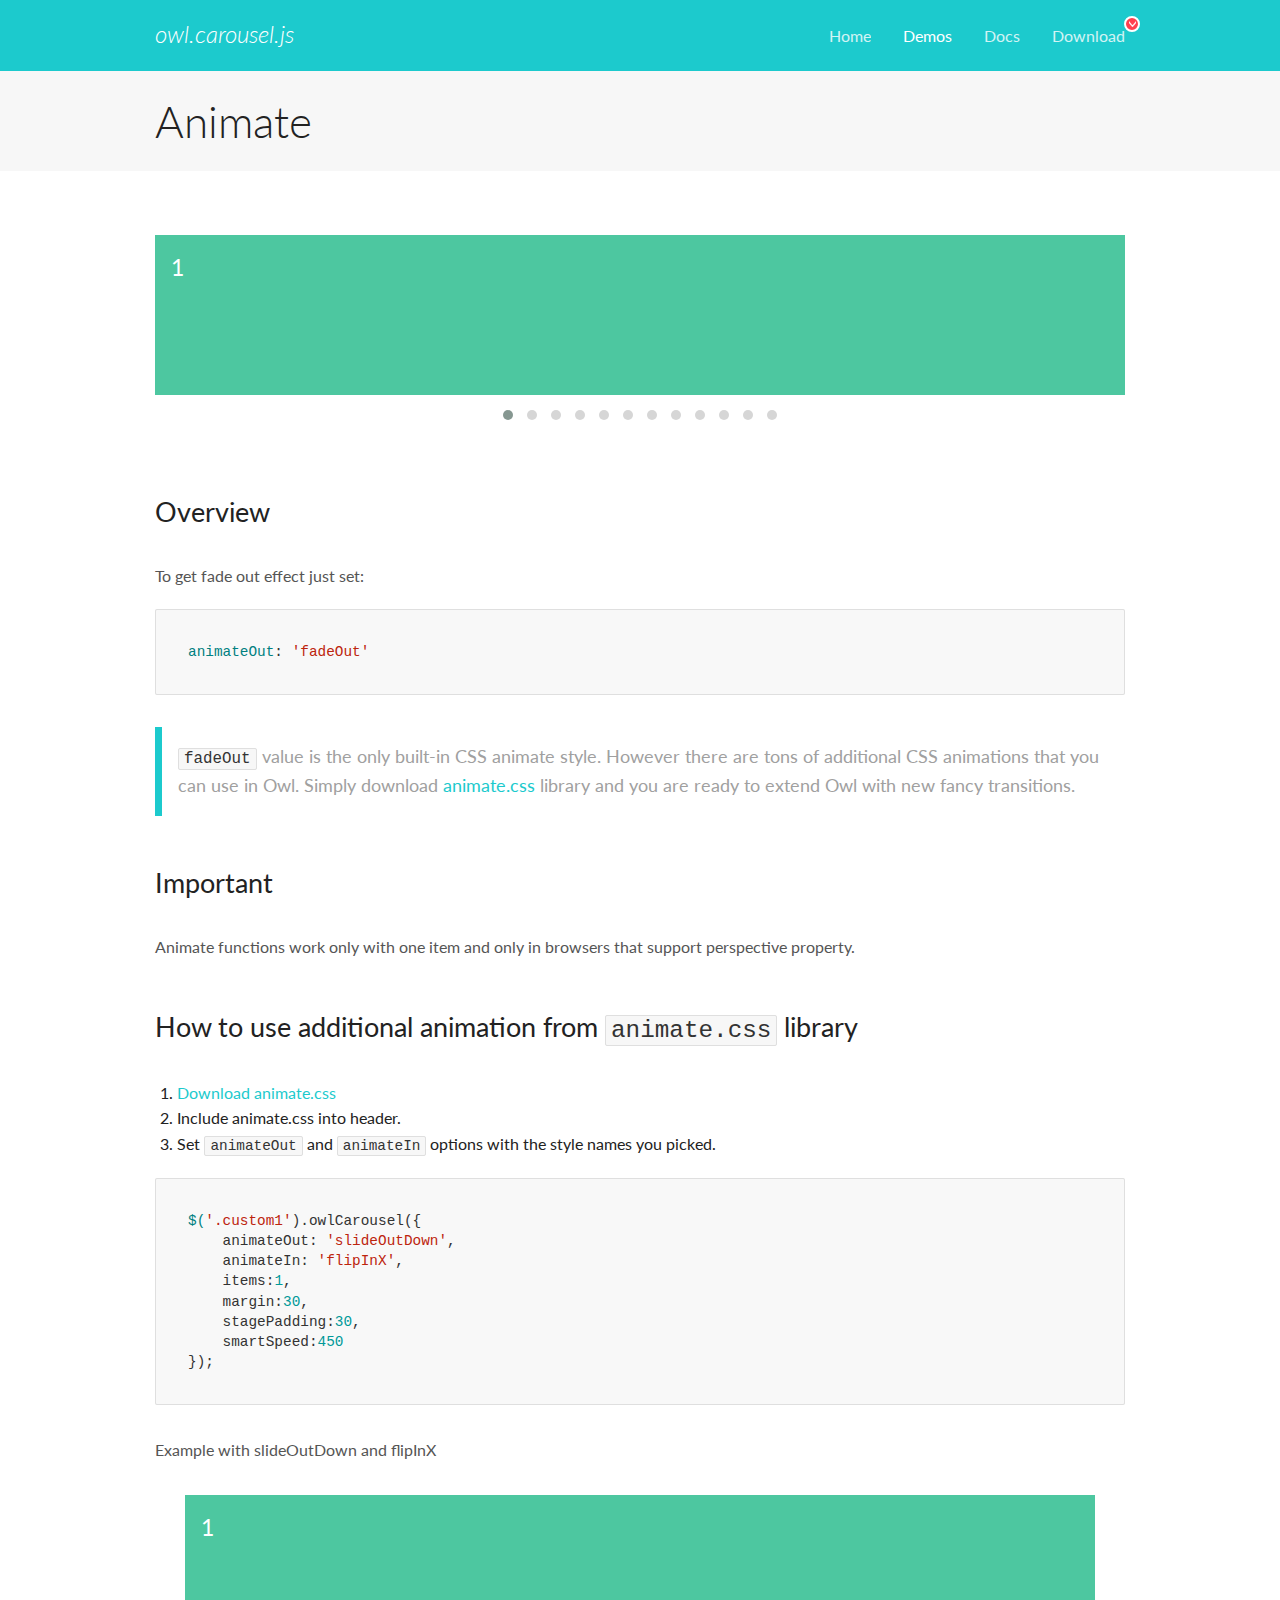
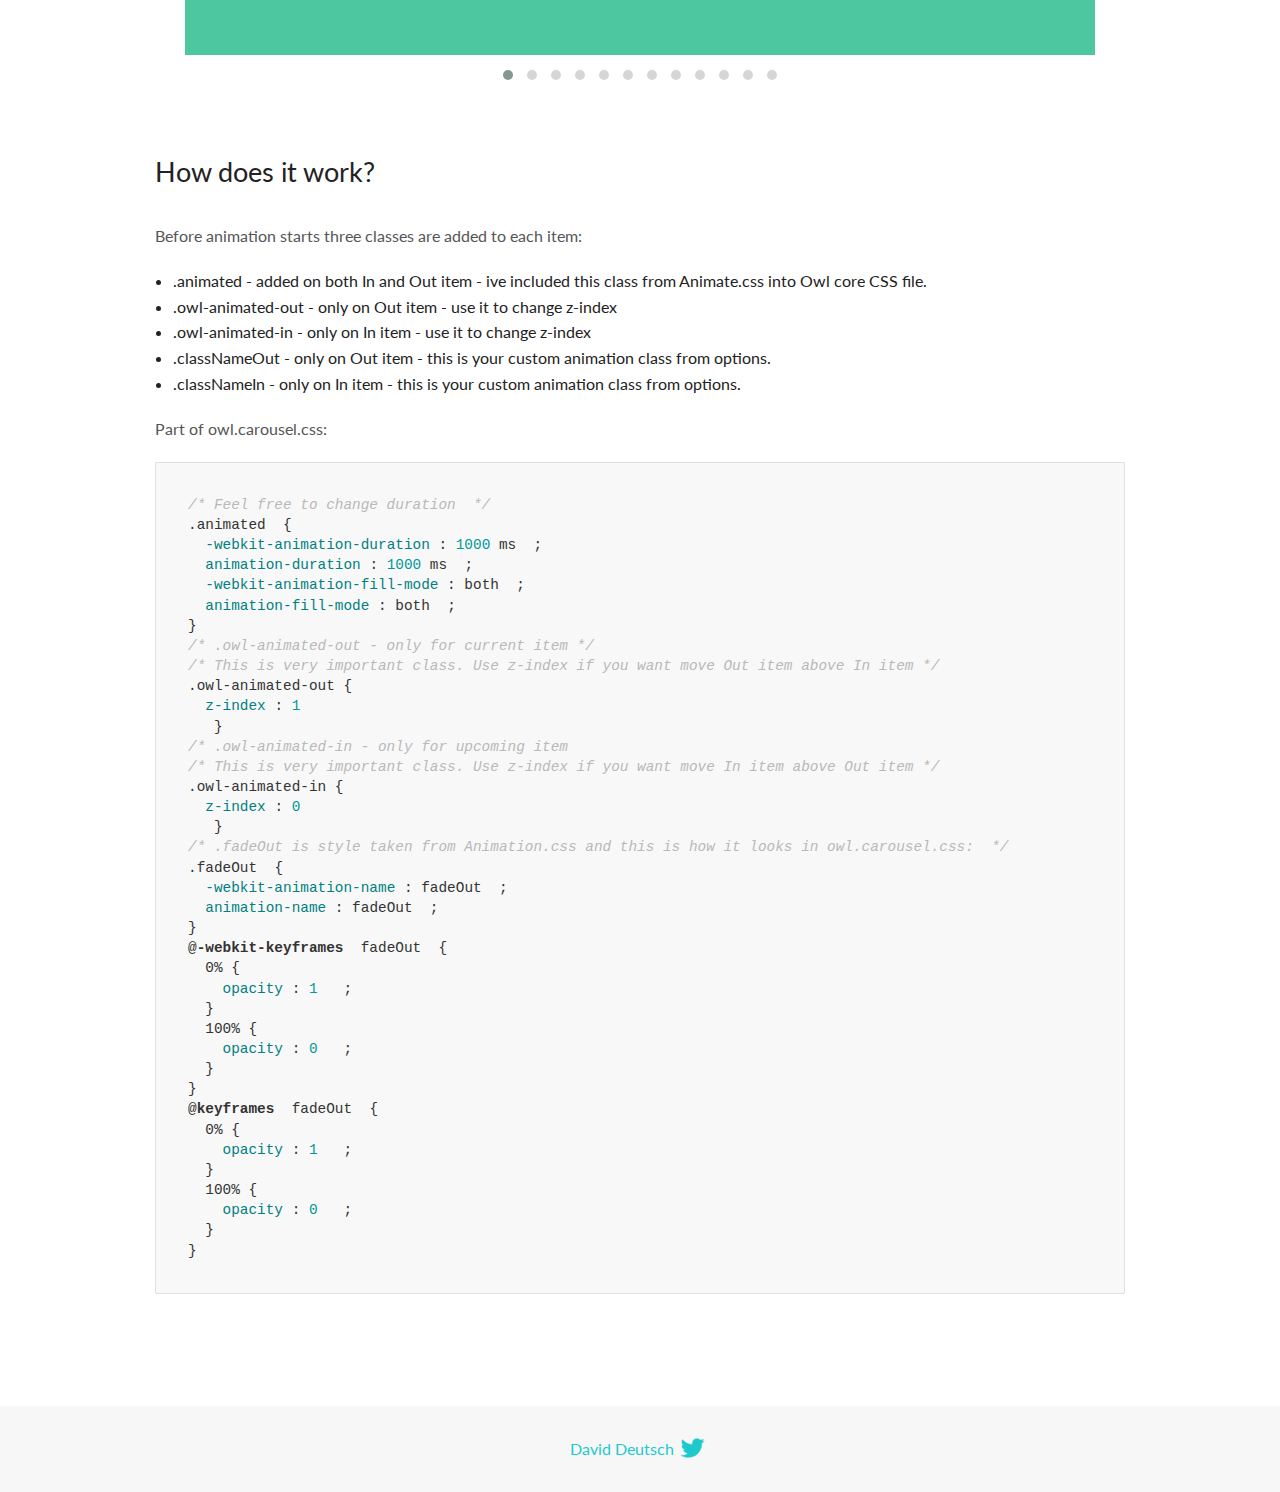
<file: home/img/OwlCarousel2-2.3.4/docs/demos/animate.html>
<!DOCTYPE html>
<html lang="en">
  <head>

    <!-- head -->
    <meta charset="utf-8">
    <meta name="msapplication-tap-highlight" content="no" />
    <meta name="viewport" content="width=device-width, initial-scale=1.0" />
    <meta name="description" content="Animate carousel">
    <meta name="author" content="David Deutsch">
    <title>
      Animate Demo | Owl Carousel | 2.3.4
    </title>

    <!-- Stylesheets -->
    <link href='https://fonts.googleapis.com/css?family=Lato:300,400,700,400italic,300italic' rel='stylesheet' type='text/css'>
    <link rel="stylesheet" href="../assets/css/docs.theme.min.css">

    <!-- Owl Stylesheets -->
    <link rel="stylesheet" href="../assets/owlcarousel/assets/owl.carousel.min.css">
    <link rel="stylesheet" href="../assets/owlcarousel/assets/owl.theme.default.min.css">

    <!-- HTML5 shim and Respond.js IE8 support of HTML5 elements and media queries -->

    <!--[if lt IE 9]>
      <script src="https://oss.maxcdn.com/libs/html5shiv/3.7.0/html5shiv.js"></script>
      <script src="https://oss.maxcdn.com/libs/respond.js/1.3.0/respond.min.js"></script>
    <![endif]-->

    <!-- Favicons -->
    <link rel="apple-touch-icon-precomposed" sizes="144x144" href="../assets/ico/apple-touch-icon-144-precomposed.png">
    <link rel="shortcut icon" href="../assets/ico/favicon.png">
    <link rel="shortcut icon" href="favicon.ico">

    <!-- Yeah i know js should not be in header. Its required for demos.-->

    <!-- javascript -->
    <script src="../assets/vendors/jquery.min.js"></script>
    <script src="../assets/owlcarousel/owl.carousel.js"></script>
  </head>
  <body>

    <!-- header -->
    <header class="header">
      <div class="row">
        <div class="large-12 columns">
          <div class="brand left">
            <h3>
              <a href="/OwlCarousel2/">owl.carousel.js</a> 
            </h3>
          </div>
          <a id="toggle-nav" class="right">
            <span></span> <span></span> <span></span> 
          </a> 
          <div class="nav-bar">
            <ul class="clearfix">
              <li> <a href="/OwlCarousel2/index.html">Home</a>  </li>
              <li class="active">
                <a href="/OwlCarousel2/demos/demos.html">Demos</a> 
              </li>
              <li> <a href="/OwlCarousel2/docs/started-welcome.html">Docs</a>  </li>
              <li>
                <a href="https://github.com/OwlCarousel2/OwlCarousel2/archive/2.3.4.zip">Download</a> 
                <span class="download"></span> 
              </li>
            </ul>
          </div>
        </div>
      </div>
    </header>

    <!-- title -->
    <section class="title">
      <div class="row">
        <div class="large-12 columns">
          <h1>Animate</h1>
        </div>
      </div>
    </section>

    <!--  Demos -->
    <section id="demos">
      <div class="row">
        <div class="large-12 columns">
          <div class="fadeOut owl-carousel owl-theme">
            <div class="item">
              <h4>1</h4>
            </div>
            <div class="item">
              <h4>2</h4>
            </div>
            <div class="item">
              <h4>3</h4>
            </div>
            <div class="item">
              <h4>4</h4>
            </div>
            <div class="item">
              <h4>5</h4>
            </div>
            <div class="item">
              <h4>6</h4>
            </div>
            <div class="item">
              <h4>7</h4>
            </div>
            <div class="item">
              <h4>8</h4>
            </div>
            <div class="item">
              <h4>9</h4>
            </div>
            <div class="item">
              <h4>10</h4>
            </div>
            <div class="item">
              <h4>11</h4>
            </div>
            <div class="item">
              <h4>12</h4>
            </div>
          </div>
          <h3 id="overview">Overview</h3>
          <p>To get fade out effect just set:</p>
          <pre><code>animateOut: &#39;fadeOut&#39;</code></pre>
          <blockquote>
            <p><code>fadeOut</code> value is the only built-in CSS animate style. However there are tons of additional CSS animations that you can use in Owl. Simply download
              <a href="https://daneden.github.io/animate.css/">animate.css</a>  library and you are ready to extend Owl with new fancy transitions.</p>
          </blockquote>
          <h3 id="important">Important</h3>
          <p>Animate functions work only with one item and only in browsers that support perspective property.</p>
          <h3 id="how-to-use-additional-animation-from-animate-css-library">How to use additional animation from <code>animate.css</code> library</h3>
          <ol>
            <li> <a href="https://daneden.github.io/animate.css/">Download animate.css</a>  </li>
            <li>Include animate.css into header.</li>
            <li>Set <code>animateOut</code> and <code>animateIn</code> options with the style names you picked.</li>
          </ol>
          <pre><code>$(&#39;.custom1&#39;).owlCarousel({
    animateOut: &#39;slideOutDown&#39;,
    animateIn: &#39;flipInX&#39;,
    items:1,
    margin:30,
    stagePadding:30,
    smartSpeed:450
});</code></pre>
          <p>Example with slideOutDown and flipInX</p>
          <div class="custom1 owl-carousel owl-theme">
            <div class="item">
              <h4>1</h4>
            </div>
            <div class="item">
              <h4>2</h4>
            </div>
            <div class="item">
              <h4>3</h4>
            </div>
            <div class="item">
              <h4>4</h4>
            </div>
            <div class="item">
              <h4>5</h4>
            </div>
            <div class="item">
              <h4>6</h4>
            </div>
            <div class="item">
              <h4>7</h4>
            </div>
            <div class="item">
              <h4>8</h4>
            </div>
            <div class="item">
              <h4>9</h4>
            </div>
            <div class="item">
              <h4>10</h4>
            </div>
            <div class="item">
              <h4>11</h4>
            </div>
            <div class="item">
              <h4>12</h4>
            </div>
          </div>
          <h3 id="how-does-it-work-">How does it work?</h3>
          <p>Before animation starts three classes are added to each item:</p>
          <ul>
            <li>.animated - added on both In and Out item - ive included this class from Animate.css into Owl core CSS file.</li>
            <li>.owl-animated-out - only on Out item - use it to change z-index</li>
            <li>.owl-animated-in - only on In item - use it to change z-index</li>
            <li>.classNameOut - only on Out item - this is your custom animation class from options.</li>
            <li>.classNameIn - only on In item - this is your custom animation class from options.</li>
          </ul>
          <p>Part of owl.carousel.css:</p>
          <pre><code class="language-css"><span class="comment">/* Feel free to change duration  */</span> 
<span class="class">.animated</span>  <span class="rules">{
  <span class="rule"><span class="attribute">-webkit-animation-duration</span> :<span class="value"> <span class="number">1000</span> ms</span> </span> ;
  <span class="rule"><span class="attribute">animation-duration</span> :<span class="value"> <span class="number">1000</span> ms</span> </span> ;
  <span class="rule"><span class="attribute">-webkit-animation-fill-mode</span> :<span class="value"> both</span> </span> ;
  <span class="rule"><span class="attribute">animation-fill-mode</span> :<span class="value"> both</span> </span> ;
<span class="rule">}</span> </span> 
<span class="comment">/* .owl-animated-out - only for current item */</span> 
<span class="comment">/* This is very important class. Use z-index if you want move Out item above In item */</span> 
<span class="class">.owl-animated-out</span> <span class="rules">{
  <span class="rule"><span class="attribute">z-index</span> :<span class="value"> <span class="number">1</span> 
</span> </span> </span> }
<span class="comment">/* .owl-animated-in - only for upcoming item
/* This is very important class. Use z-index if you want move In item above Out item */</span> 
<span class="class">.owl-animated-in</span> <span class="rules">{
  <span class="rule"><span class="attribute">z-index</span> :<span class="value"> <span class="number">0</span> 
</span> </span> </span> }
<span class="comment">/* .fadeOut is style taken from Animation.css and this is how it looks in owl.carousel.css:  */</span> 
<span class="class">.fadeOut</span>  <span class="rules">{
  <span class="rule"><span class="attribute">-webkit-animation-name</span> :<span class="value"> fadeOut</span> </span> ;
  <span class="rule"><span class="attribute">animation-name</span> :<span class="value"> fadeOut</span> </span> ;
<span class="rule">}</span> </span> 
<span class="at_rule">@<span class="keyword">-webkit-keyframes</span>  fadeOut </span> {
  0% <span class="rules">{
    <span class="rule"><span class="attribute">opacity</span> :<span class="value"> <span class="number">1</span> </span> </span> ;
  <span class="rule">}</span> </span> 
  100% <span class="rules">{
    <span class="rule"><span class="attribute">opacity</span> :<span class="value"> <span class="number">0</span> </span> </span> ;
  <span class="rule">}</span> </span> 
}
<span class="at_rule">@<span class="keyword">keyframes</span>  fadeOut </span> {
  0% <span class="rules">{
    <span class="rule"><span class="attribute">opacity</span> :<span class="value"> <span class="number">1</span> </span> </span> ;
  <span class="rule">}</span> </span> 
  100% <span class="rules">{
    <span class="rule"><span class="attribute">opacity</span> :<span class="value"> <span class="number">0</span> </span> </span> ;
  <span class="rule">}</span> </span> 
}</code></pre>
          <link rel="stylesheet" href="../assets/css/animate.css">
          <script>
            jQuery(document).ready(function($) {
              $('.fadeOut').owlCarousel({
                items: 1,
                animateOut: 'fadeOut',
                loop: true,
                margin: 10,
              });
              $('.custom1').owlCarousel({
                animateOut: 'slideOutDown',
                animateIn: 'flipInX',
                items: 1,
                margin: 30,
                stagePadding: 30,
                smartSpeed: 450
              });
            });
          </script>
        </div>
      </div>
    </section>

    <!-- footer -->
    <footer class="footer">
      <div class="row">
        <div class="large-12 columns">
          <h5>
            <a href="/OwlCarousel2/docs/support-contact.html">David Deutsch</a> 
            <a id="custom-tweet-button" href="https://twitter.com/share?url=https://github.com/OwlCarousel2/OwlCarousel2&text=Owl Carousel - This is so awesome! " target="_blank"></a> 
          </h5>
        </div>
      </div>
    </footer>

    <!-- vendors -->
    <script src="../assets/vendors/highlight.js"></script>
    <script src="../assets/js/app.js"></script>
  </body>
</html>
</file>
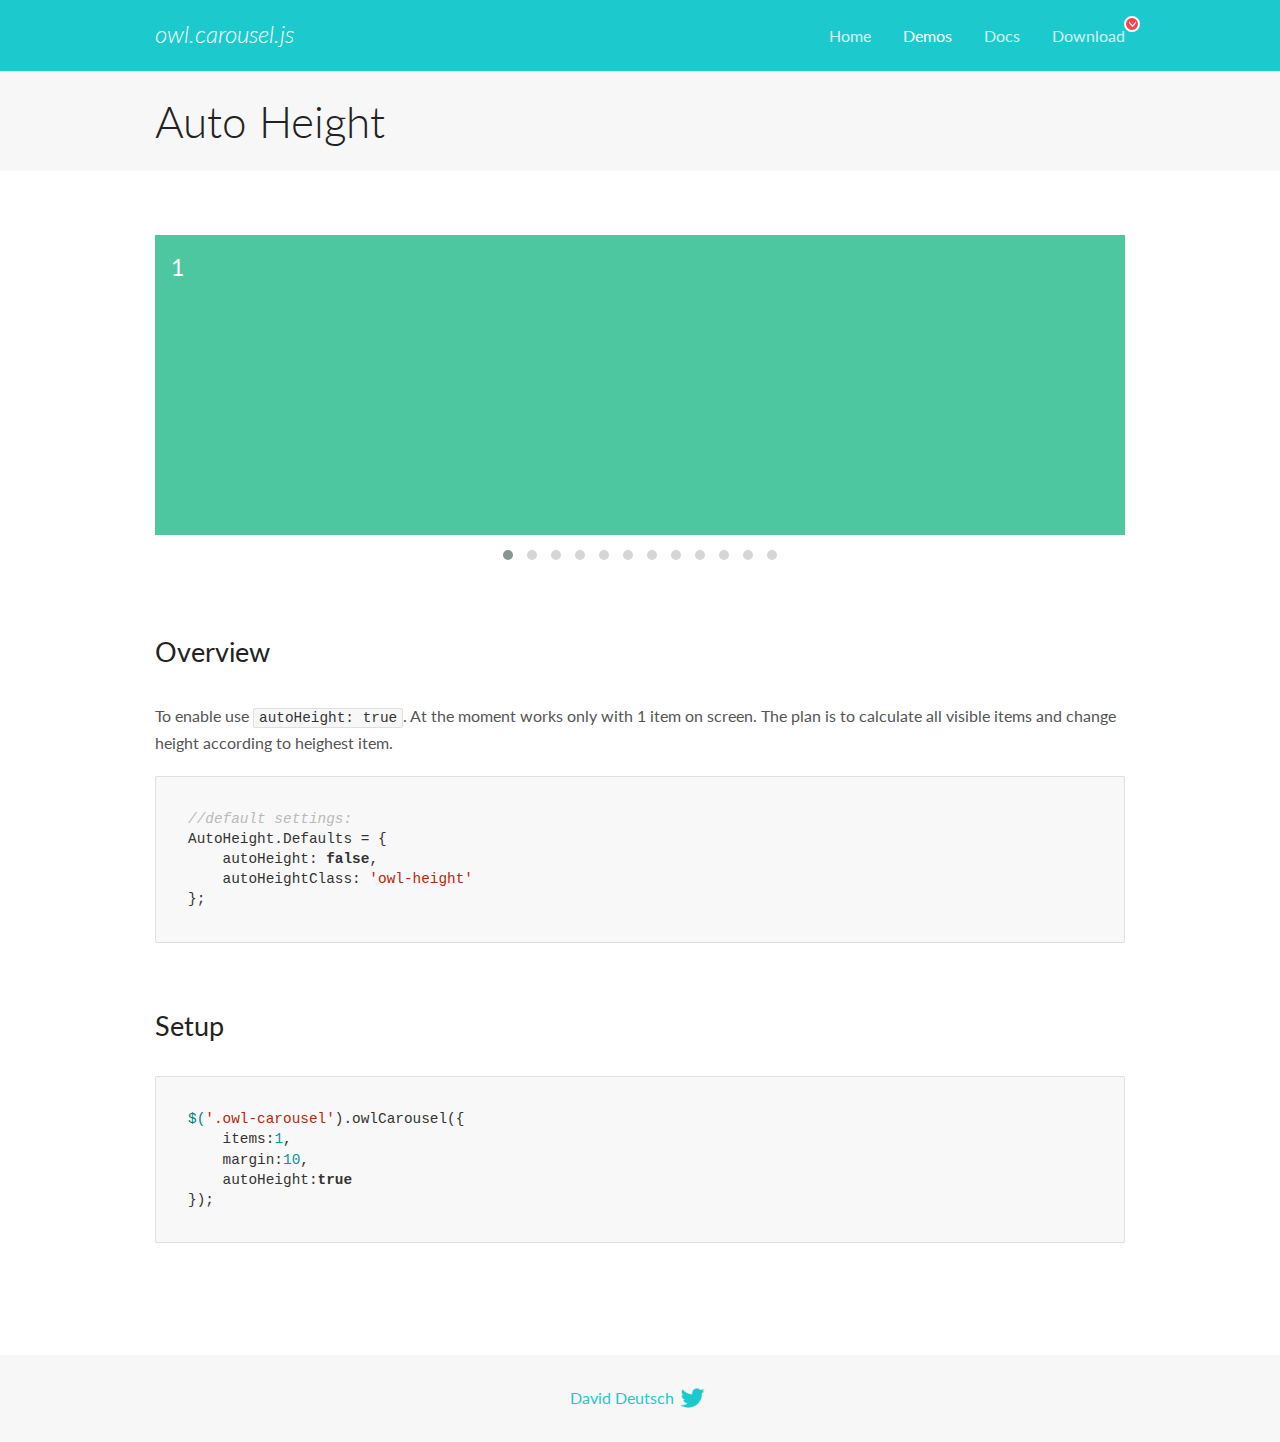
<file: home/img/OwlCarousel2-2.3.4/docs/demos/autoheight.html>
<!DOCTYPE html>
<html lang="en">
  <head>

    <!-- head -->
    <meta charset="utf-8">
    <meta name="msapplication-tap-highlight" content="no" />
    <meta name="viewport" content="width=device-width, initial-scale=1.0" />
    <meta name="description" content="autoHeight usage demo">
    <meta name="author" content="David Deutsch">
    <title>
      Auto Height Demo | Owl Carousel | 2.3.4
    </title>

    <!-- Stylesheets -->
    <link href='https://fonts.googleapis.com/css?family=Lato:300,400,700,400italic,300italic' rel='stylesheet' type='text/css'>
    <link rel="stylesheet" href="../assets/css/docs.theme.min.css">

    <!-- Owl Stylesheets -->
    <link rel="stylesheet" href="../assets/owlcarousel/assets/owl.carousel.min.css">
    <link rel="stylesheet" href="../assets/owlcarousel/assets/owl.theme.default.min.css">

    <!-- HTML5 shim and Respond.js IE8 support of HTML5 elements and media queries -->

    <!--[if lt IE 9]>
      <script src="https://oss.maxcdn.com/libs/html5shiv/3.7.0/html5shiv.js"></script>
      <script src="https://oss.maxcdn.com/libs/respond.js/1.3.0/respond.min.js"></script>
    <![endif]-->

    <!-- Favicons -->
    <link rel="apple-touch-icon-precomposed" sizes="144x144" href="../assets/ico/apple-touch-icon-144-precomposed.png">
    <link rel="shortcut icon" href="../assets/ico/favicon.png">
    <link rel="shortcut icon" href="favicon.ico">

    <!-- Yeah i know js should not be in header. Its required for demos.-->

    <!-- javascript -->
    <script src="../assets/vendors/jquery.min.js"></script>
    <script src="../assets/owlcarousel/owl.carousel.js"></script>
  </head>
  <body>

    <!-- header -->
    <header class="header">
      <div class="row">
        <div class="large-12 columns">
          <div class="brand left">
            <h3>
              <a href="/OwlCarousel2/">owl.carousel.js</a> 
            </h3>
          </div>
          <a id="toggle-nav" class="right">
            <span></span> <span></span> <span></span> 
          </a> 
          <div class="nav-bar">
            <ul class="clearfix">
              <li> <a href="/OwlCarousel2/index.html">Home</a>  </li>
              <li class="active">
                <a href="/OwlCarousel2/demos/demos.html">Demos</a> 
              </li>
              <li> <a href="/OwlCarousel2/docs/started-welcome.html">Docs</a>  </li>
              <li>
                <a href="https://github.com/OwlCarousel2/OwlCarousel2/archive/2.3.4.zip">Download</a> 
                <span class="download"></span> 
              </li>
            </ul>
          </div>
        </div>
      </div>
    </header>

    <!-- title -->
    <section class="title">
      <div class="row">
        <div class="large-12 columns">
          <h1>Auto Height</h1>
        </div>
      </div>
    </section>

    <!--  Demos -->
    <section id="demos">
      <div class="row">
        <div class="large-12 columns">
          <div class="owl-carousel owl-theme">
            <div class="item" style="height:300px">
              <h4>1</h4>
            </div>
            <div class="item" style="height:100px">
              <h4>2</h4>
            </div>
            <div class="item" style="height:500px">
              <h4>3</h4>
            </div>
            <div class="item" style="height:250px">
              <h4>4</h4>
            </div>
            <div class="item" style="height:400px">
              <h4>5</h4>
            </div>
            <div class="item" style="height:500px">
              <h4>6</h4>
            </div>
            <div class="item" style="height:600px">
              <h4>7</h4>
            </div>
            <div class="item" style="height:400px">
              <h4>8</h4>
            </div>
            <div class="item" style="height:300px">
              <h4>9</h4>
            </div>
            <div class="item" style="height:350px">
              <h4>10</h4>
            </div>
            <div class="item" style="height:200px">
              <h4>11</h4>
            </div>
            <div class="item" style="height:150px">
              <h4>12</h4>
            </div>
          </div>
          <h3 id="overview">Overview</h3>
          <p>To enable use <code>autoHeight: true</code>. At the moment works only with 1 item on screen. The plan is to calculate all visible items and change height according to heighest item.</p>
          <pre><code>//default settings:
AutoHeight.Defaults = {
    autoHeight: false,
    autoHeightClass: &#39;owl-height&#39;
};</code></pre>
          <h3 id="setup">Setup</h3>
          <pre><code>$(&#39;.owl-carousel&#39;).owlCarousel({
    items:1,
    margin:10,
    autoHeight:true
});</code></pre>
          <script>
            $(document).ready(function() {
              $('.owl-carousel').owlCarousel({
                items: 1,
                margin: 10,
                autoHeight: true
              });
            })
          </script>
        </div>
      </div>
    </section>

    <!-- footer -->
    <footer class="footer">
      <div class="row">
        <div class="large-12 columns">
          <h5>
            <a href="/OwlCarousel2/docs/support-contact.html">David Deutsch</a> 
            <a id="custom-tweet-button" href="https://twitter.com/share?url=https://github.com/OwlCarousel2/OwlCarousel2&text=Owl Carousel - This is so awesome! " target="_blank"></a> 
          </h5>
        </div>
      </div>
    </footer>

    <!-- vendors -->
    <script src="../assets/vendors/highlight.js"></script>
    <script src="../assets/js/app.js"></script>
  </body>
</html>
</file>
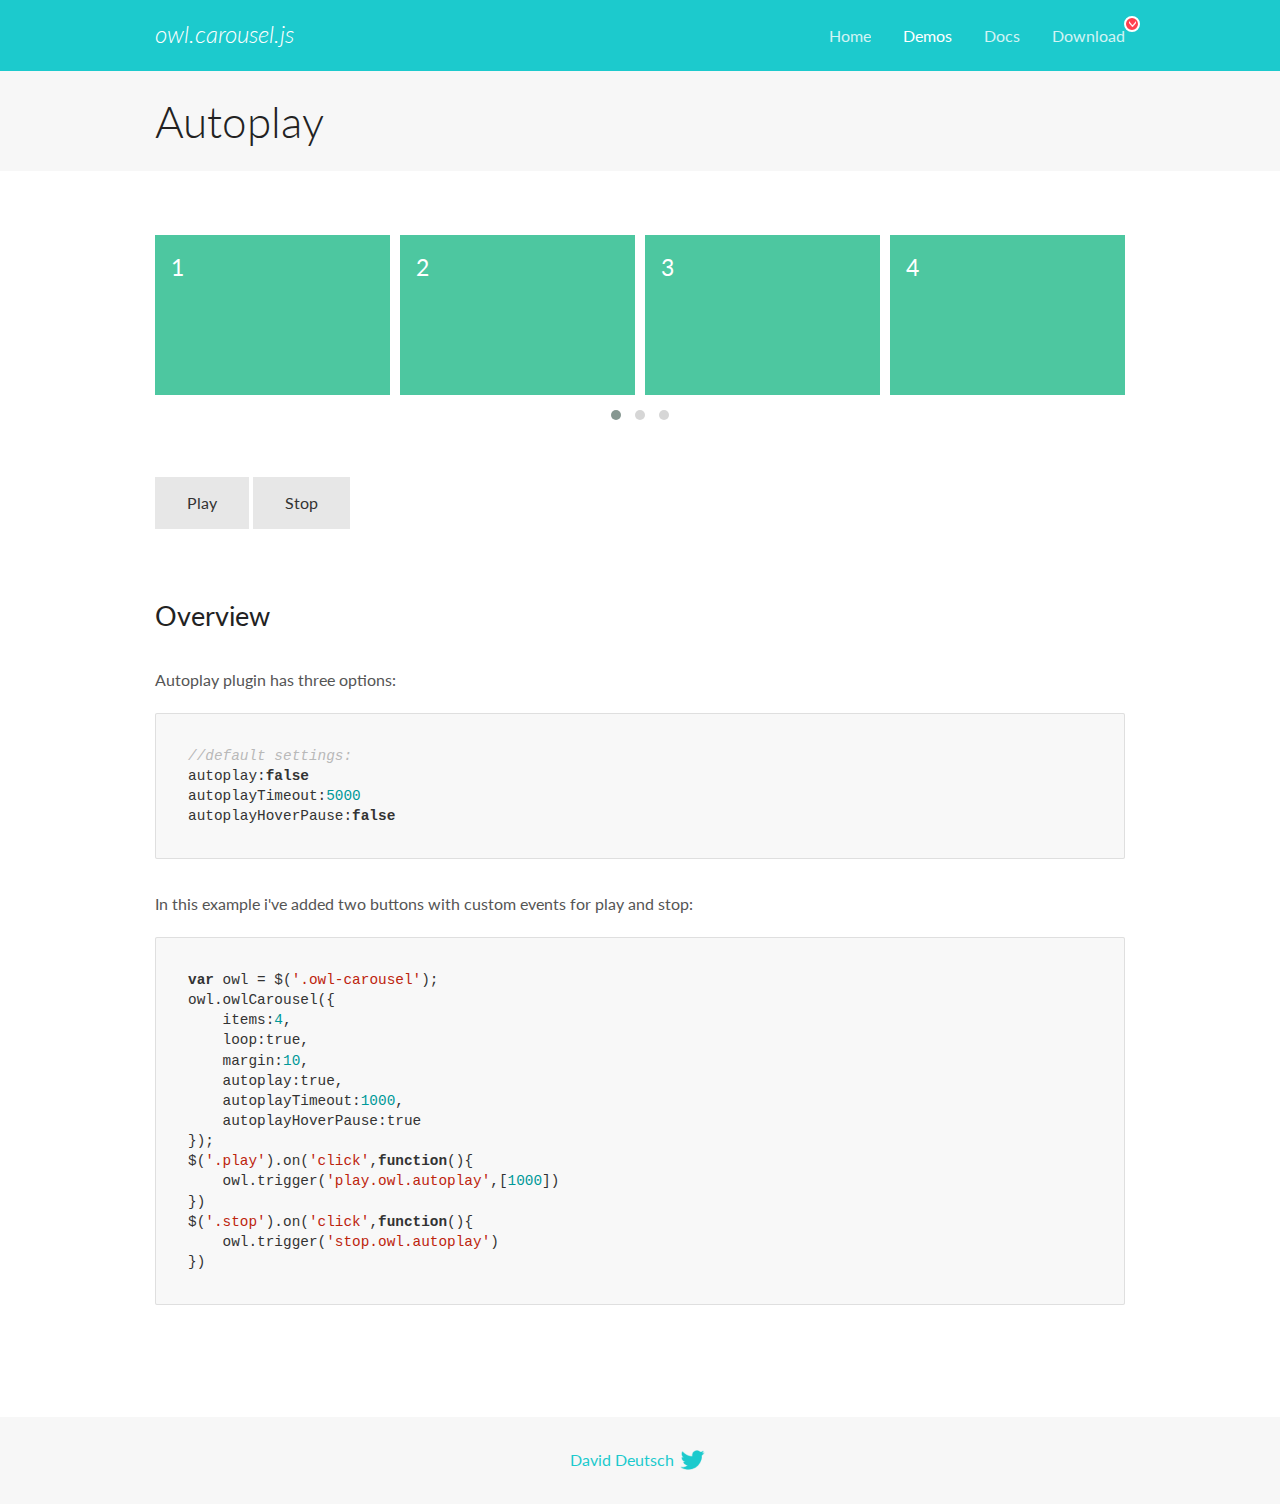
<file: home/img/OwlCarousel2-2.3.4/docs/demos/autoplay.html>
<!DOCTYPE html>
<html lang="en">
  <head>

    <!-- head -->
    <meta charset="utf-8">
    <meta name="msapplication-tap-highlight" content="no" />
    <meta name="viewport" content="width=device-width, initial-scale=1.0" />
    <meta name="description" content="Autoplay usage demo">
    <meta name="author" content="David Deutsch">
    <title>
      Autoplay Demo | Owl Carousel | 2.3.4
    </title>

    <!-- Stylesheets -->
    <link href='https://fonts.googleapis.com/css?family=Lato:300,400,700,400italic,300italic' rel='stylesheet' type='text/css'>
    <link rel="stylesheet" href="../assets/css/docs.theme.min.css">

    <!-- Owl Stylesheets -->
    <link rel="stylesheet" href="../assets/owlcarousel/assets/owl.carousel.min.css">
    <link rel="stylesheet" href="../assets/owlcarousel/assets/owl.theme.default.min.css">

    <!-- HTML5 shim and Respond.js IE8 support of HTML5 elements and media queries -->

    <!--[if lt IE 9]>
      <script src="https://oss.maxcdn.com/libs/html5shiv/3.7.0/html5shiv.js"></script>
      <script src="https://oss.maxcdn.com/libs/respond.js/1.3.0/respond.min.js"></script>
    <![endif]-->

    <!-- Favicons -->
    <link rel="apple-touch-icon-precomposed" sizes="144x144" href="../assets/ico/apple-touch-icon-144-precomposed.png">
    <link rel="shortcut icon" href="../assets/ico/favicon.png">
    <link rel="shortcut icon" href="favicon.ico">

    <!-- Yeah i know js should not be in header. Its required for demos.-->

    <!-- javascript -->
    <script src="../assets/vendors/jquery.min.js"></script>
    <script src="../assets/owlcarousel/owl.carousel.js"></script>
  </head>
  <body>

    <!-- header -->
    <header class="header">
      <div class="row">
        <div class="large-12 columns">
          <div class="brand left">
            <h3>
              <a href="/OwlCarousel2/">owl.carousel.js</a> 
            </h3>
          </div>
          <a id="toggle-nav" class="right">
            <span></span> <span></span> <span></span> 
          </a> 
          <div class="nav-bar">
            <ul class="clearfix">
              <li> <a href="/OwlCarousel2/index.html">Home</a>  </li>
              <li class="active">
                <a href="/OwlCarousel2/demos/demos.html">Demos</a> 
              </li>
              <li> <a href="/OwlCarousel2/docs/started-welcome.html">Docs</a>  </li>
              <li>
                <a href="https://github.com/OwlCarousel2/OwlCarousel2/archive/2.3.4.zip">Download</a> 
                <span class="download"></span> 
              </li>
            </ul>
          </div>
        </div>
      </div>
    </header>

    <!-- title -->
    <section class="title">
      <div class="row">
        <div class="large-12 columns">
          <h1>Autoplay</h1>
        </div>
      </div>
    </section>

    <!--  Demos -->
    <section id="demos">
      <div class="row">
        <div class="large-12 columns">
          <div class="owl-carousel owl-theme">
            <div class="item">
              <h4>1</h4>
            </div>
            <div class="item">
              <h4>2</h4>
            </div>
            <div class="item">
              <h4>3</h4>
            </div>
            <div class="item">
              <h4>4</h4>
            </div>
            <div class="item">
              <h4>5</h4>
            </div>
            <div class="item">
              <h4>6</h4>
            </div>
            <div class="item">
              <h4>7</h4>
            </div>
            <div class="item">
              <h4>8</h4>
            </div>
            <div class="item">
              <h4>9</h4>
            </div>
            <div class="item">
              <h4>10</h4>
            </div>
            <div class="item">
              <h4>11</h4>
            </div>
            <div class="item">
              <h4>12</h4>
            </div>
          </div>
          <a class="button secondary play">Play</a> 
          <a class="button secondary stop">Stop</a> 
          <h3 id="overview">Overview</h3>
          <p>Autoplay plugin has three options:</p>
          <pre><code>//default settings:
autoplay:false
autoplayTimeout:5000
autoplayHoverPause:false</code></pre>
          <p>In this example i&#39;ve added two buttons with custom events for play and stop:</p>
          <pre><code>var owl = $(&#39;.owl-carousel&#39;);
owl.owlCarousel({
    items:4,
    loop:true,
    margin:10,
    autoplay:true,
    autoplayTimeout:1000,
    autoplayHoverPause:true
});
$(&#39;.play&#39;).on(&#39;click&#39;,function(){
    owl.trigger(&#39;play.owl.autoplay&#39;,[1000])
})
$(&#39;.stop&#39;).on(&#39;click&#39;,function(){
    owl.trigger(&#39;stop.owl.autoplay&#39;)
})</code></pre>
          <script>
            $(document).ready(function() {
              var owl = $('.owl-carousel');
              owl.owlCarousel({
                items: 4,
                loop: true,
                margin: 10,
                autoplay: true,
                autoplayTimeout: 1000,
                autoplayHoverPause: true
              });
              $('.play').on('click', function() {
                owl.trigger('play.owl.autoplay', [1000])
              })
              $('.stop').on('click', function() {
                owl.trigger('stop.owl.autoplay')
              })
            })
          </script>
        </div>
      </div>
    </section>

    <!-- footer -->
    <footer class="footer">
      <div class="row">
        <div class="large-12 columns">
          <h5>
            <a href="/OwlCarousel2/docs/support-contact.html">David Deutsch</a> 
            <a id="custom-tweet-button" href="https://twitter.com/share?url=https://github.com/OwlCarousel2/OwlCarousel2&text=Owl Carousel - This is so awesome! " target="_blank"></a> 
          </h5>
        </div>
      </div>
    </footer>

    <!-- vendors -->
    <script src="../assets/vendors/highlight.js"></script>
    <script src="../assets/js/app.js"></script>
  </body>
</html>
</file>
